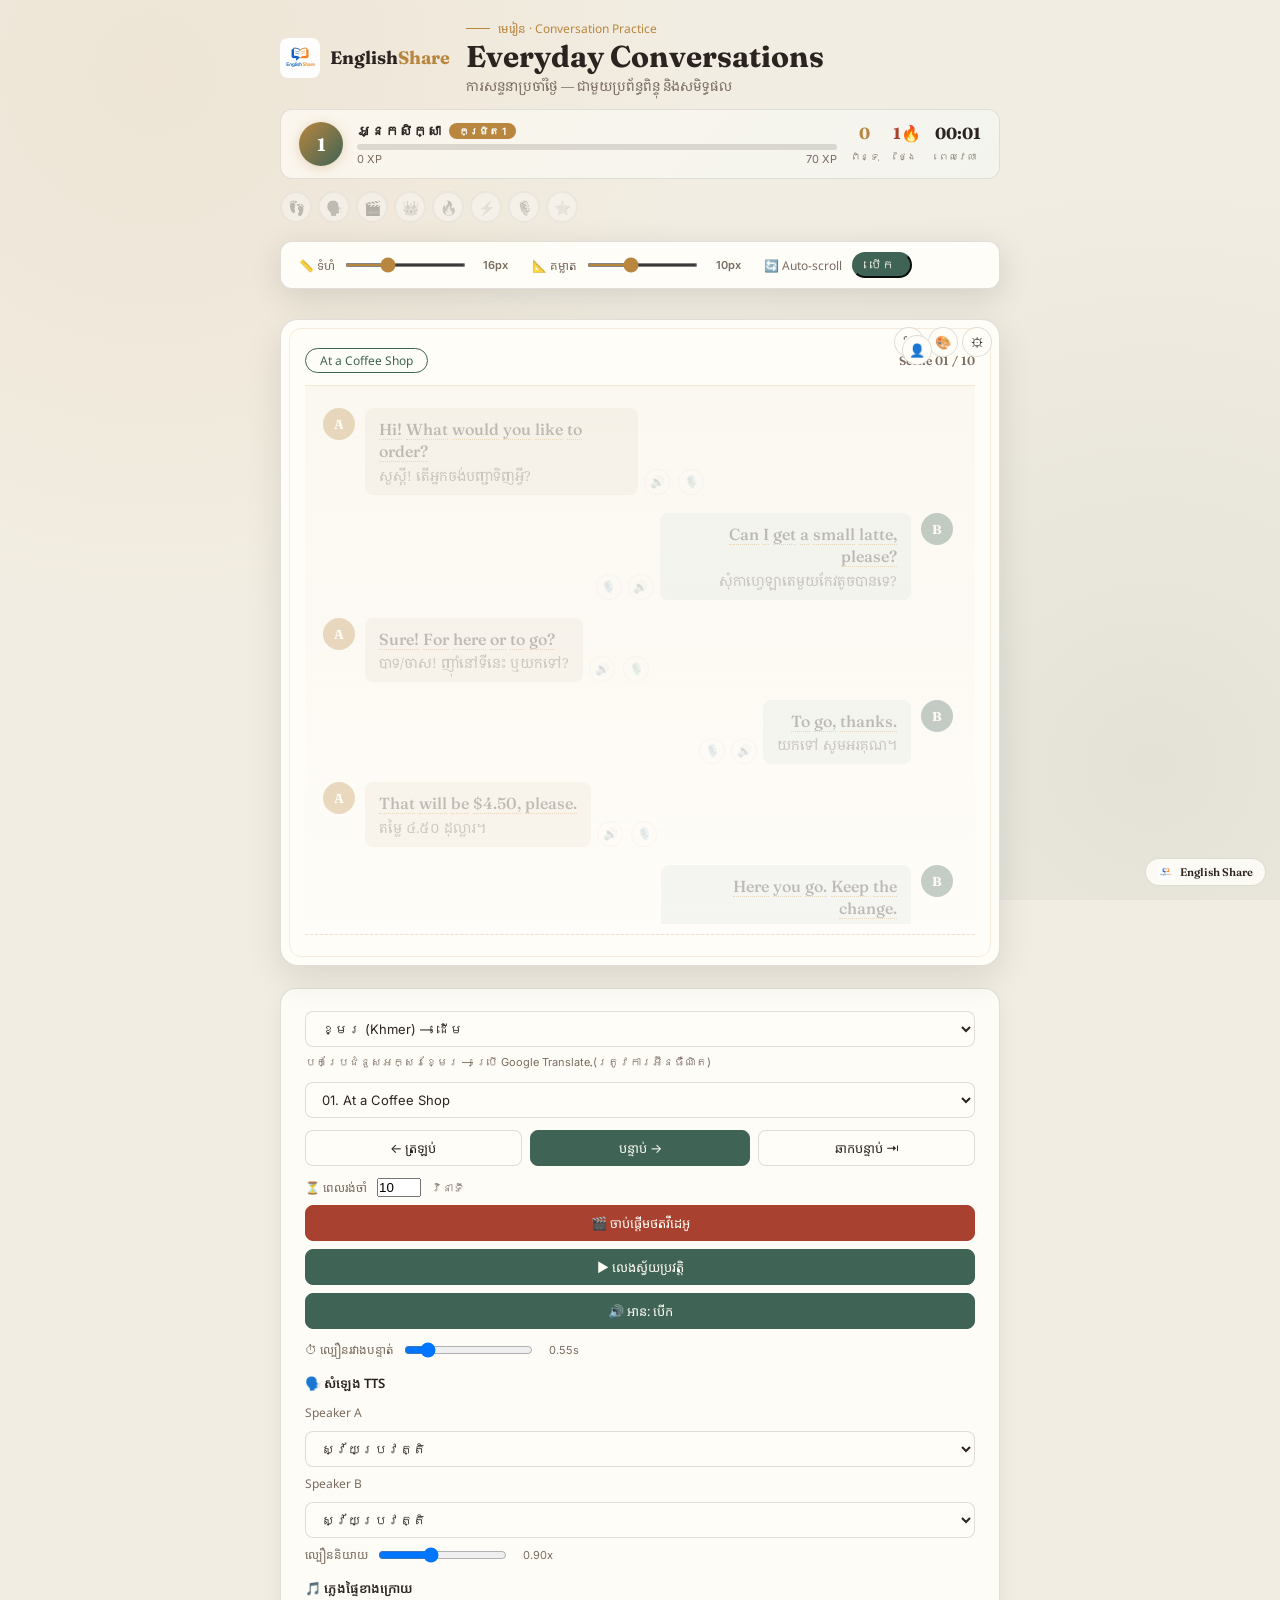
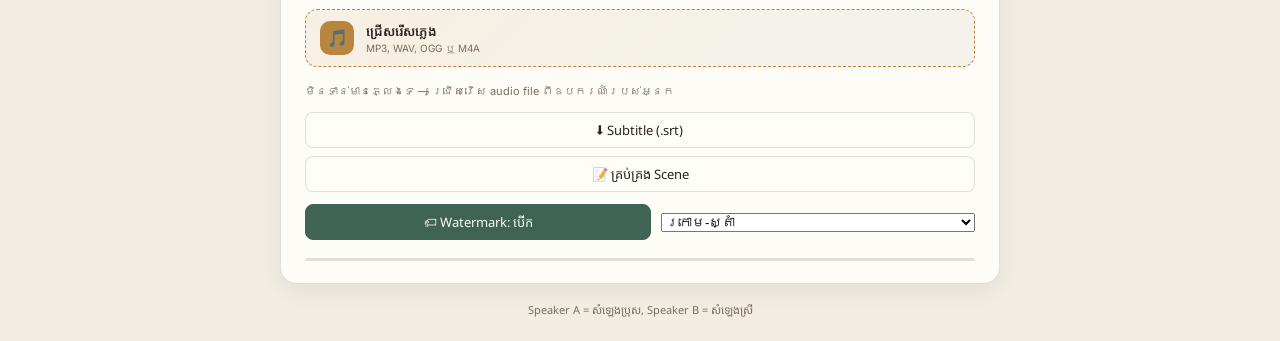
<file: index.html>
<!DOCTYPE html>
<html lang="km">
<head>
<meta charset="UTF-8">
<meta name="viewport" content="width=device-width, initial-scale=1.0">
<title>Everyday Conversations — English Lesson</title>

<!-- Google Fonts -->
<link rel="preconnect" href="https://fonts.googleapis.com">
<link href="https://fonts.googleapis.com/css2?family=Noto+Serif+Khmer:wght@400;600;700&family=Noto+Sans+Khmer:wght@400;500;600&family=Fraunces:opsz,wght@9..144,500;9..144,700&family=Inter:wght@400;500;600&display=swap" rel="stylesheet">

<!-- CSS -->
<link rel="stylesheet" href="css/style.css">
<link rel="stylesheet" href="css/components.css">
<link rel="stylesheet" href="css/animations.css">
</head>
<body>
<div class="app" id="appRoot">

  <!-- ============================================================ -->
  <!-- HEADER SECTION                                                -->
  <!-- ============================================================ -->
  <header class="app-header">
    <div class="brand">
      <div class="brand-mark">
        <img src="image/logo_ES.jpg" alt="English Share logo">
      </div>
      <div class="brand-name">English<span>Share</span></div>
    </div>
    <div class="header-meta">
      <span class="eyebrow">មេរៀន · Conversation Practice</span>
      <h1>Everyday Conversations</h1>
      <p class="subtitle">ការសន្ទនាប្រចាំថ្ងៃ — ជាមួយប្រព័ន្ធពិន្ទុ និងសមិទ្ធផល</p>
    </div>
  </header>

  <!-- ============================================================ -->
  <!-- GAMIFICATION SECTION                                          -->
  <!-- ============================================================ -->
  <section class="gamification-section" id="gamificationSection">
    <div class="gamification-header" id="gamificationHeader">
      <div class="g-left">
        <div class="g-level-badge" id="levelBadge">1</div>
        <div class="g-info">
          <div class="g-name">
            <span id="playerName">អ្នកសិក្សា</span>
            <span class="level-tag" id="levelTag">កម្រិត 1</span>
          </div>
          <div class="g-xp-bar">
            <div class="fill" id="xpBarFill" style="width:0%"></div>
          </div>
          <div class="g-xp-text">
            <span id="xpDisplay">0 XP</span>
            <span id="xpNext">0 XP</span>
          </div>
        </div>
      </div>
      <div class="g-right">
        <div class="g-stat">
          <span class="num points" id="pointsDisplay">0</span>
          <span class="label">ពិន្ទុ</span>
        </div>
        <div class="g-stat">
          <span class="num streak" id="streakDisplay">0🔥</span>
          <span class="label">ថ្ងៃ</span>
        </div>
        <div class="g-stat">
          <span class="num" id="sessionTime">00:00</span>
          <span class="label">ពេលវេលា</span>
        </div>
      </div>
    </div>

    <!-- Badge Collection -->
    <div class="badge-collection" id="badgeCollection"></div>
  </section>

  <!-- ============================================================ -->
  <!-- DISPLAY CONTROLS - OUTSIDE MAIN CARD                         -->
  <!-- ============================================================ -->
  <section class="display-controls-section" id="displayControlsSection">
    <div class="display-controls" id="displayControls">
      <div class="display-control">
        <label>📏 ទំហំ</label>
        <input type="range" id="fontSizeSlider" min="12" max="24" value="16">
        <span id="fontSizeLabel">16px</span>
      </div>
      <div class="display-control">
        <label>📐 គម្លាត</label>
        <input type="range" id="lineSpacingSlider" min="4" max="20" value="10">
        <span id="lineSpacingLabel">10px</span>
      </div>
      <div class="display-control">
        <label>🔄 Auto-scroll</label>
        <button class="toggle-btn active" id="autoScrollToggle">បើក</button>
      </div>
    </div>
  </section>

  <!-- ============================================================ -->
  <!-- MAIN CARD                                                     -->
  <!-- ============================================================ -->
  <main class="main-card" id="mainCard">
    <!-- Floating Controls -->
    <div class="floating-controls">
      <button class="ctrl-btn fs-btn" id="fsBtn" title="Fullscreen">⛶</button>
      <button class="ctrl-btn theme-btn" id="themeBtn" title="Customize">🎨</button>
      <button class="ctrl-btn hide-btn" id="hideSettingsBtn" title="Hide settings">⚙</button>
      <button class="ctrl-btn hide-header-btn" id="hideHeaderBtn" title="Hide header">👤</button>
    </div>

    <!-- ========================================================== -->
    <!-- CONVERSATION SECTION                                        -->
    <!-- ========================================================== -->
    <section class="conversation-section" id="conversationSection">
      <div class="conversation-header">
        <span class="topic-tag" id="topicTag">At a Coffee Shop</span>
        <span class="scene-num" id="sceneNum">Scene 01 / 10</span>
      </div>

      <!-- ========================================================== -->
      <!-- DIALOGUE                                                    -->
      <!-- ========================================================== -->
      <div class="dialogue-wrapper" id="dialogueWrapper">
        <div class="dialogue-container" id="dialogueContainer">
          <div class="dialogue" id="dialogue"></div>
        </div>
      </div>

      <!-- Overlays -->
      <div class="countdown-overlay" id="countdownOverlay">
        <div class="countdown-content">
          <p class="countdown-label" id="countdownLabel"></p>
          <div class="countdown-num" id="countdownNum">3</div>
        </div>
      </div>

      <div class="quiz-overlay" id="quizOverlay">
        <div class="quiz-box">
          <p class="quiz-title">🎯 តេស្តខ្លី</p>
          <p class="quiz-prompt" id="quizPrompt"></p>
          <div class="quiz-options" id="quizOptions"></div>
          <button class="btn btn-ghost" id="quizSkipBtn">រំលង →</button>
        </div>
      </div>
    </section>

    <!-- ========================================================== -->
    <!-- SETTINGS SECTION                                            -->
    <!-- ========================================================== -->
    <section class="settings-section" id="settingsSection">
      <!-- Translation -->
      <div class="settings-group">
        <div class="settings-row">
          <select id="translateLangSelect" class="select-full">
            <option value="km">ខ្មែរ (Khmer) — ដើម</option>
            <option value="en">English</option>
            <option value="fr">Français</option>
            <option value="es">Español</option>
            <option value="zh-CN">中文 (Chinese)</option>
            <option value="ja">日本語 (Japanese)</option>
            <option value="ko">한국어 (Korean)</option>
            <option value="th">ไทย (Thai)</option>
            <option value="vi">Tiếng Việt</option>
            <option value="hi">हिन्दी (Hindi)</option>
            <option value="ar">العربية (Arabic)</option>
            <option value="ru">Русский</option>
            <option value="de">Deutsch</option>
            <option value="pt">Português</option>
            <option value="id">Bahasa Indonesia</option>
          </select>
        </div>
        <p class="settings-hint">បកប្រែជំនួសអក្សរខ្មែរ — ប្រើ Google Translate (ត្រូវការអ៊ីនធឺណិត)</p>
      </div>

      <!-- Scene Selector -->
      <div class="settings-group">
        <select id="sceneSelect" class="select-full"></select>
      </div>

      <!-- Navigation -->
      <div class="settings-group">
        <div class="btn-group">
          <button class="btn btn-ghost" id="prevBtn">← ត្រឡប់</button>
          <button class="btn btn-primary" id="nextLineBtn">បន្ទាប់ →</button>
          <button class="btn btn-ghost" id="nextSceneBtn">ឆាកបន្ទាប់ ⇥</button>
        </div>
      </div>

      <!-- Recording -->
      <div class="settings-group">
        <div class="settings-row">
          <label class="settings-label">⏳ ពេលរង់ចាំ</label>
          <input type="number" id="preRollSeconds" min="0" max="60" value="10">
          <span class="settings-unit">វិនាទី</span>
        </div>
        <button class="btn btn-primary btn-full btn-record" id="recordBtn">🎬 ចាប់ផ្តើមថតវីដេអូ</button>
        <button class="btn btn-primary btn-full" id="autoPlayBtn">▶ លេងស្វ័យប្រវត្តិ</button>
        <button class="btn toggle-btn btn-full active" id="autoSpeakBtn">🔊 អាន: បើក</button>
      </div>

      <!-- Speed -->
      <div class="settings-group">
        <div class="settings-row">
          <label class="settings-label">⏱ ល្បឿនរវាងបន្ទាត់</label>
          <input type="range" id="lineDelay" min="0.2" max="3" step="0.1" value="0.55">
          <span class="settings-value" id="lineDelayLabel">0.55s</span>
        </div>
      </div>

      <!-- Voice Settings -->
      <div class="settings-group">
        <h4 class="settings-title">🗣️ សំឡេង TTS</h4>
        <div class="settings-row">
          <label class="settings-label">Speaker A</label>
          <select id="voiceSelectA" class="select-full"></select>
        </div>
        <div class="settings-row">
          <label class="settings-label">Speaker B</label>
          <select id="voiceSelectB" class="select-full"></select>
        </div>
        <div class="settings-row">
          <label class="settings-label">ល្បឿននិយាយ</label>
          <input type="range" id="ttsRate" min="0.5" max="1.5" step="0.05" value="0.9">
          <span class="settings-value" id="ttsRateLabel">0.90x</span>
        </div>
      </div>

      <!-- Theme -->
      <div class="settings-group theme-panel" id="themePanel">
        <h4 class="settings-title">🎨 ប្តូរពណ៌</h4>
        <button class="btn btn-ghost btn-full" id="darkModeBtn">🌙 Dark Mode</button>
        <div class="color-grid">
          <label class="color-item"><input type="color" id="colorGold" value="#b8863f"><span>មាស</span></label>
          <label class="color-item"><input type="color" id="colorJade" value="#3f6355"><span>បៃតង</span></label>
          <label class="color-item"><input type="color" id="colorLac" value="#a8412f"><span>ក្រហម</span></label>
          <label class="color-item"><input type="color" id="colorPaper" value="#f2ede2"><span>ផ្ទៃខាងក្រោយ</span></label>
          <label class="color-item"><input type="color" id="colorPanel" value="#fffdf8"><span>ផ្ទៃកាត</span></label>
          <label class="color-item"><input type="color" id="colorAbg" value="#e9e2d2"><span>ពពុះ A</span></label>
          <label class="color-item"><input type="color" id="colorBbg" value="#dfe8e2"><span>ពពុះ B</span></label>
        </div>
        <div class="settings-row">
          <label class="settings-label">🖼 រូបភាពផ្ទៃខាងក្រោយ</label>
          <input type="file" id="bgImageFile" accept="image/*">
        </div>
        <div class="settings-row" id="bgImageControls" style="display:none;">
          <button class="btn btn-ghost" id="removeBgImageBtn">✕ លុបរូបភាព</button>
        </div>
        <button class="btn btn-ghost btn-full" id="resetThemeBtn">↺ ត្រឡប់លំនាំដើម</button>
        <div class="btn-group">
          <button class="btn btn-ghost" id="exportSettingsBtn">⬇ Export</button>
          <button class="btn btn-ghost" id="importSettingsBtn">⬆ Import</button>
          <input type="file" id="importSettingsFile" accept="application/json" style="display:none;">
        </div>
      </div>

      <!-- Music -->
      <div class="settings-group">
        <h4 class="settings-title">🎵 ភ្លេងផ្ទៃខាងក្រោយ</h4>
        <div class="settings-row">
          <label class="file-dropzone" for="musicFile">
            <span class="file-dropzone-icon">🎵</span>
            <span><strong>ជ្រើសរើសភ្លេង</strong><small>MP3, WAV, OGG ឬ M4A</small></span>
            <input type="file" id="musicFile" accept="audio/*,.mp3,.wav,.ogg,.m4a,.aac">
          </label>
          <p class="music-hint" id="musicHint" role="status">មិនទាន់មានភ្លេងទេ — ជ្រើសរើស audio file ពីឧបករណ៍របស់អ្នក</p>
        </div>
        <div class="settings-row" id="musicControls" style="display:none;">
          <button class="btn btn-ghost" id="musicToggle">▶ ចាក់</button>
          <input type="range" id="musicVolume" min="0" max="1" step="0.01" value="0.15">
          <span class="settings-value" id="musicVolLabel">15%</span>
        </div>
      </div>

      <!-- Tools -->
      <div class="settings-group">
        <button class="btn btn-ghost btn-full" id="exportSrtBtn">⬇ Subtitle (.srt)</button>
        <button class="btn btn-ghost btn-full" id="sceneManagerBtn">📝 គ្រប់គ្រង Scene</button>
      </div>

      <!-- Scene Manager -->
      <div class="settings-group scene-panel" id="scenePanel">
        <h4 class="settings-title">📝 បន្ថែម Scene</h4>
        <div class="settings-row">
          <input type="text" id="newSceneTopic" placeholder="ប្រធានបទ" class="input-full">
        </div>
        <div id="newSceneLines"></div>
        <button class="btn btn-ghost btn-full" id="addLineRowBtn">+ បន្ថែមបន្ទាត់</button>
        <button class="btn btn-primary btn-full" id="saveSceneBtn">💾 រក្សាទុក</button>
        <h4 class="settings-title">📋 នាំចូល JSON</h4>
        <textarea id="jsonImportArea" rows="3" class="input-full"></textarea>
        <button class="btn btn-ghost btn-full" id="importJsonBtn">⬆ នាំចូល</button>
        <p class="settings-hint" id="sceneManagerHint"></p>
      </div>

      <!-- Watermark -->
      <div class="settings-group">
        <div class="settings-row">
          <button class="btn toggle-btn active" id="watermarkToggleBtn" style="flex:1;">🏷 Watermark: បើក</button>
          <select id="watermarkPosSelect" style="flex:1;">
            <option value="br">ក្រោម-ស្តាំ</option>
            <option value="bl">ក្រោម-ឆ្វេង</option>
            <option value="tr">លើ-ស្តាំ</option>
            <option value="tl">លើ-ឆ្វេង</option>
          </select>
        </div>
      </div>

      <!-- Progress -->
      <div class="progress"><div id="progressBar" style="width:0%"></div></div>
    </section>
  </main>

  <!-- ============================================================ -->
  <!-- FOOTER                                                        -->
  <!-- ============================================================ -->
  <footer class="app-footer">
    <span>Speaker A = សំឡេងប្រុស, Speaker B = សំឡេងស្រី</span>
  </footer>

  <!-- Watermark -->
  <div class="watermark" id="watermark">
    <img src="image/logo_ES.jpg" alt="">
    <span>English Share</span>
  </div>

  <!-- Word Popup -->
  <div class="word-popup" id="wordPopup"></div>

  <!-- Audio -->
  <audio id="bgMusic" loop></audio>
</div>

<!-- ============================================================ -->
<!-- JAVASCRIPT                                                    -->
<!-- ============================================================ -->
<script src="js/gamification.js"></script>
<script src="js/settings.js?v=lessons-v2"></script>
<script src="js/speech.js"></script>
<script src="js/ui.js"></script>
<script src="js/app.js?v=lessons-v2"></script>
<script>
  window.addEventListener('load', function () {
    if (typeof initDisplayControls === 'function') initDisplayControls();
    if (typeof refreshSceneSelect === 'function') refreshSceneSelect();
    if (typeof renderScene === 'function' && !document.querySelector('#dialogue .line')) renderScene();
  });
</script>
</body>
</html>
</file>
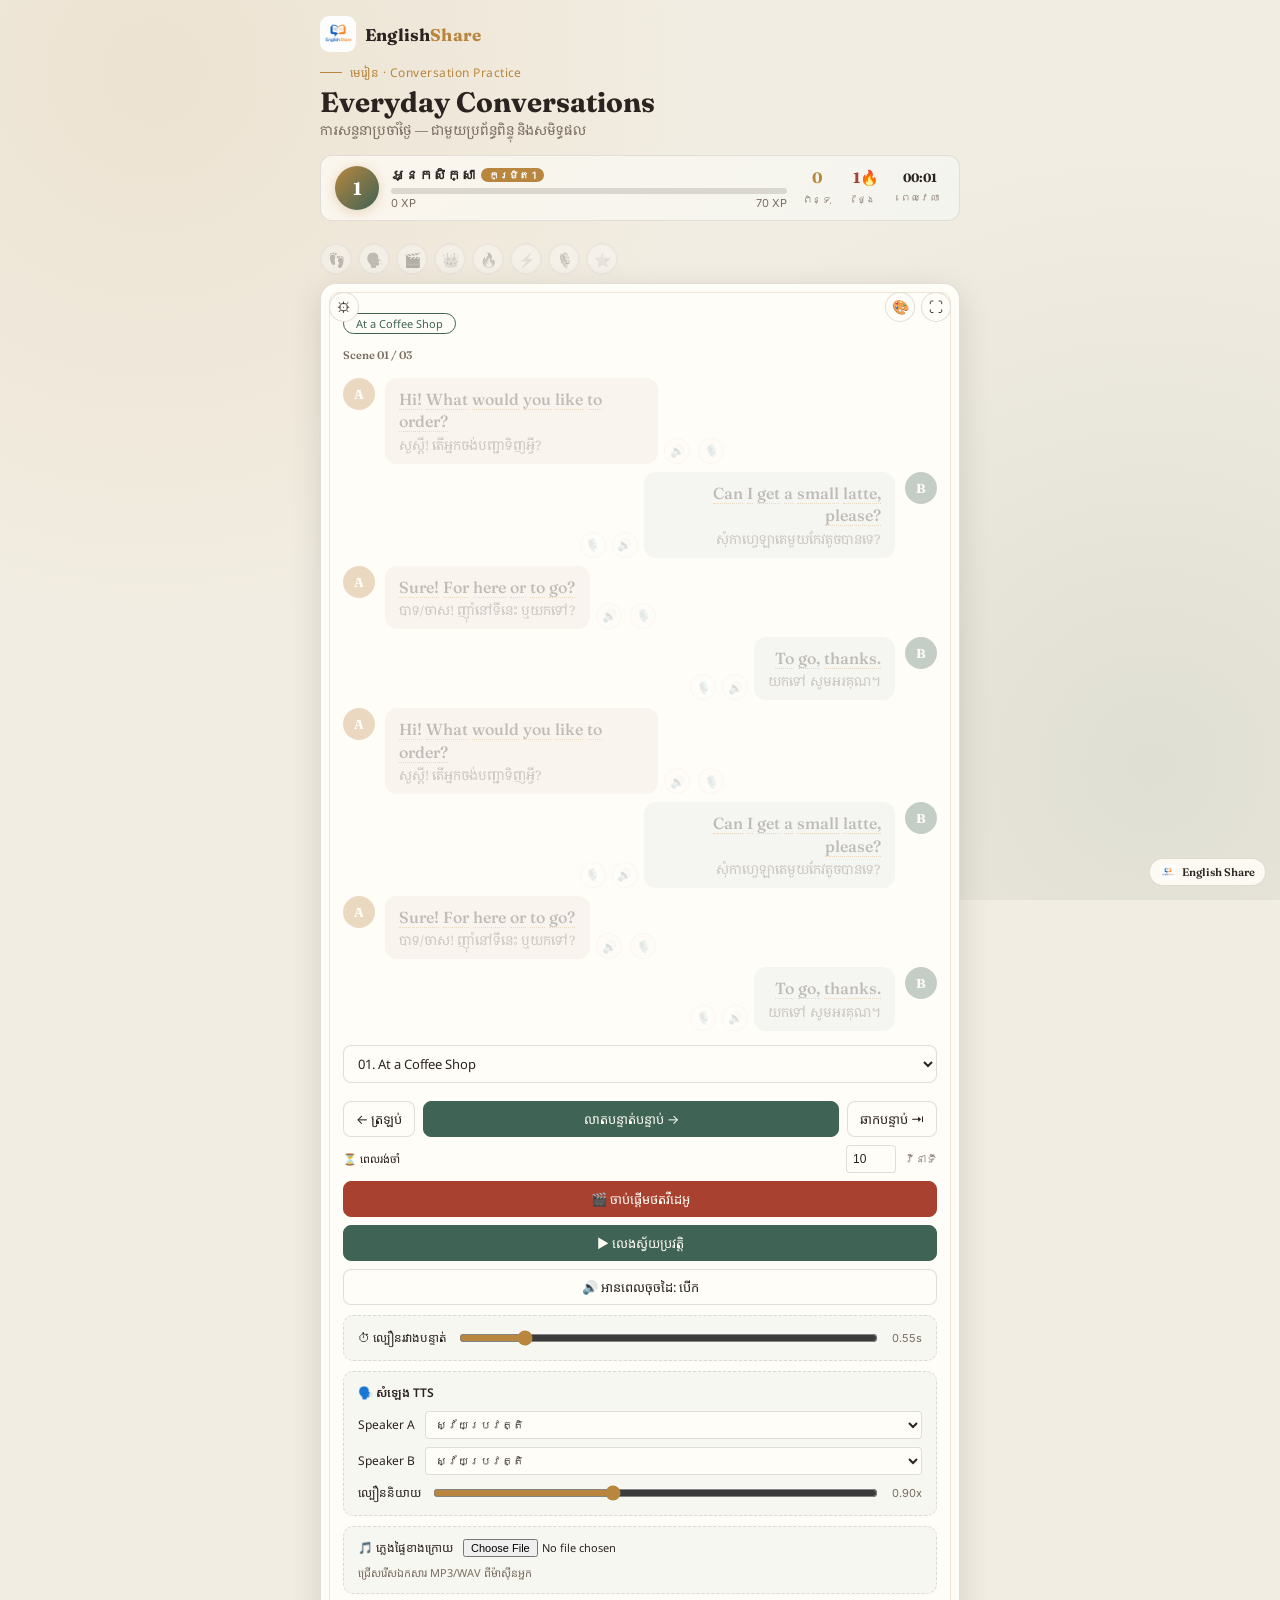
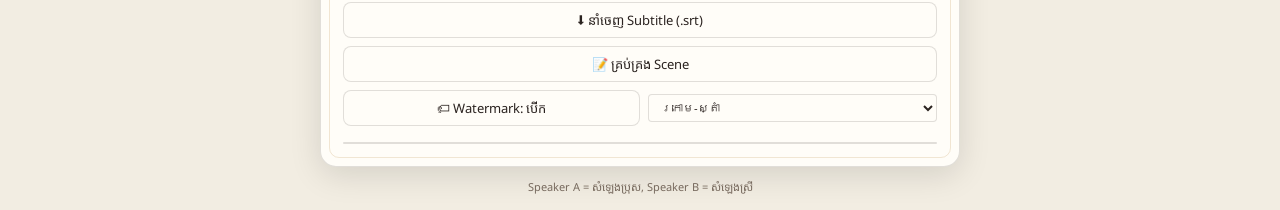
<file: backup.html>
<!DOCTYPE html>
<html lang="km">
<head>
<meta charset="UTF-8">
<meta name="viewport" content="width=device-width, initial-scale=1.0">
<title>Everyday Conversations — English Lesson</title>
<link rel="preconnect" href="https://fonts.googleapis.com">
<link href="https://fonts.googleapis.com/css2?family=Noto+Serif+Khmer:wght@400;600;700&family=Noto+Sans+Khmer:wght@400;500;600&family=Fraunces:opsz,wght@9..144,500;9..144,700&family=Inter:wght@400;500;600&display=swap" rel="stylesheet">
<style>
  /* ===== Core Variables & Reset ===== */
  :root{
    --ink:#2b2320;
    --paper:#f2ede2;
    --panel:#fffdf8;
    --gold:#b8863f;
    --lac:#a8412f;
    --jade:#3f6355;
    --line: rgba(43,35,32,0.14);
    --a-bg:#e9e2d2;
    --b-bg:#dfe8e2;
    --muted:#7a6c60;
    --xp-gold:#f5a623;
    --xp-bg:#2d2a24;
    --level-bg:#1a1a1a;
    --card-shadow:0 8px 32px rgba(0,0,0,0.12);
    --glow-gold:0 0 20px rgba(184,134,63,0.3);
  }
  *{box-sizing:border-box;}
  body{
    margin:0;
    background:var(--paper);
    background-image:
      radial-gradient(circle at 12% 8%, rgba(184,134,63,0.10), transparent 40%),
      radial-gradient(circle at 90% 85%, rgba(63,99,85,0.10), transparent 45%);
    background-size:cover;
    background-position:center;
    background-attachment:fixed;
    color:var(--ink);
    font-family:'Inter',sans-serif;
    min-height:100vh;
    display:flex;
    align-items:center;
    justify-content:center;
    padding:16px;
    transition:background-color .3s ease;
  }
  body.has-bg-image{
    background-image:
      linear-gradient(rgba(242,237,226,0.72), rgba(242,237,226,0.72)),
      var(--custom-bg-image);
  }
  .app{ width:100%; max-width:640px; }

  /* ===== Brand ===== */
  .brand{
    display:flex;
    align-items:center;
    gap:9px;
    margin-bottom:12px;
  }
  .brand-mark{
    flex:0 0 auto;
    width:36px; height:36px;
    border-radius:9px;
    background:linear-gradient(135deg, var(--gold), var(--jade));
    display:flex; align-items:center; justify-content:center;
    font-family:'Fraunces',serif;
    font-weight:700;
    font-size:15px;
    color:#fdfaf3;
    overflow:hidden;
  }
  .brand-mark img{
    width:100%; height:100%;
    object-fit:cover;
    display:block;
  }
  .brand-name{
    font-family:'Fraunces',serif;
    font-weight:700;
    font-size:17px;
    letter-spacing:.01em;
    color:var(--ink);
  }
  .brand-name span{ color:var(--gold); }
  .eyebrow{
    font-family:'Noto Sans Khmer',sans-serif;
    font-size:12px; letter-spacing:.04em; color:var(--gold);
    display:flex; align-items:center; gap:8px; margin-bottom:4px;
  }
  .eyebrow::before{ content:""; width:22px;height:1px;background:var(--gold); }
  h1{
    font-family:'Fraunces',serif;
    font-weight:700;
    font-size:clamp(20px,4.5vw,28px);
    margin:0 0 2px;
  }
  .subtitle{
    font-family:'Noto Serif Khmer',serif;
    font-size:13px;
    color:var(--muted);
    margin:0 0 16px;
  }

  /* ===== Gamification Header ===== */
  .gamification-header{
    display:flex;
    align-items:center;
    gap:10px;
    background:var(--panel);
    border:1px solid var(--line);
    border-radius:12px;
    padding:10px 14px;
    margin-bottom:14px;
    position:relative;
    overflow:hidden;
  }
  .gamification-header::before{
    content:'';
    position:absolute;
    inset:0;
    background:linear-gradient(135deg, rgba(184,134,63,0.06), rgba(63,99,85,0.06));
    pointer-events:none;
  }
  .g-left{
    display:flex;
    align-items:center;
    gap:12px;
    flex:1;
    position:relative;
    z-index:1;
  }
  .g-level-badge{
    width:44px; height:44px;
    border-radius:50%;
    background:linear-gradient(135deg, var(--gold), var(--jade));
    display:flex;
    align-items:center;
    justify-content:center;
    font-family:'Fraunces',serif;
    font-weight:700;
    font-size:18px;
    color:#fff;
    flex-shrink:0;
    box-shadow:0 2px 12px rgba(184,134,63,0.3);
  }
  .g-info{
    flex:1;
    min-width:0;
  }
  .g-name{
    font-family:'Fraunces',serif;
    font-weight:600;
    font-size:14px;
    display:flex;
    align-items:center;
    gap:6px;
  }
  .g-name .level-tag{
    font-size:10px;
    background:var(--gold);
    color:#fff;
    padding:1px 8px;
    border-radius:10px;
    font-family:'Inter',sans-serif;
    font-weight:600;
  }
  .g-xp-bar{
    height:6px;
    background:var(--line);
    border-radius:3px;
    margin-top:4px;
    overflow:hidden;
    position:relative;
  }
  .g-xp-bar .fill{
    height:100%;
    background:linear-gradient(90deg, var(--gold), var(--jade));
    border-radius:3px;
    transition:width .6s ease;
    width:0%;
  }
  .g-xp-text{
    font-size:11px;
    color:var(--muted);
    font-family:'Inter',sans-serif;
    display:flex;
    justify-content:space-between;
    margin-top:2px;
  }
  .g-right{
    display:flex;
    align-items:center;
    gap:10px;
    position:relative;
    z-index:1;
  }
  .g-stat{
    text-align:center;
    padding:0 6px;
  }
  .g-stat .num{
    font-family:'Fraunces',serif;
    font-weight:700;
    font-size:15px;
    display:block;
    line-height:1.2;
  }
  .g-stat .label{
    font-size:9px;
    text-transform:uppercase;
    letter-spacing:.05em;
    color:var(--muted);
  }
  .g-stat .num.streak{ color:var(--lac); }
  .g-stat .num.points{ color:var(--gold); }

  /* ===== Badge Collection ===== */
  .badge-collection{
    display:flex;
    gap:6px;
    flex-wrap:wrap;
    margin-top:8px;
    padding:8px 0;
  }
  .badge-item{
    width:32px; height:32px;
    border-radius:50%;
    display:flex;
    align-items:center;
    justify-content:center;
    font-size:14px;
    border:2px solid var(--line);
    background:var(--panel);
    transition:all .3s ease;
    position:relative;
    cursor:default;
  }
  .badge-item.unlocked{
    border-color:var(--gold);
    background:linear-gradient(135deg, rgba(184,134,63,0.15), rgba(63,99,85,0.15));
    box-shadow:var(--glow-gold);
  }
  .badge-item.locked{
    opacity:0.35;
    filter:grayscale(1);
  }
  .badge-item .badge-tooltip{
    position:absolute;
    bottom:calc(100% + 6px);
    left:50%;
    transform:translateX(-50%);
    background:var(--level-bg);
    color:#fff;
    padding:4px 10px;
    border-radius:6px;
    font-size:10px;
    white-space:nowrap;
    opacity:0;
    pointer-events:none;
    transition:opacity .2s ease;
  }
  .badge-item:hover .badge-tooltip{
    opacity:1;
  }

  /* ===== Card ===== */
  .card{
    background:var(--panel);
    border:1px solid var(--line);
    border-radius:16px;
    padding:28px 22px 22px;
    position:relative;
    box-shadow:var(--card-shadow);
  }
  .card::before{
    content:""; position:absolute; inset:8px;
    border:1px solid rgba(184,134,63,0.20);
    border-radius:10px; pointer-events:none;
  }
  .topic-tag{
    display:inline-block;
    font-family:'Noto Sans Khmer',sans-serif;
    font-size:11px;
    color:var(--jade);
    border:1px solid var(--jade);
    border-radius:20px;
    padding:2px 12px;
    margin-bottom:14px;
  }
  .scene-num{
    font-family:'Fraunces',serif;
    font-size:11px;
    color:var(--muted);
    font-weight:600;
    margin-bottom:12px;
  }
  .dialogue{
    display:flex;
    flex-direction:column;
    gap:8px;
    min-height:200px;
  }
  .line{
    display:flex;
    gap:10px;
    align-items:flex-start;
    opacity:0.3;
    transform:translateY(4px);
    transition:opacity .4s ease, transform .4s ease;
  }
  .line.active{ opacity:1; transform:translateY(0); }
  .line.speaker-b{ flex-direction:row-reverse; text-align:right; }
  .avatar{
    flex:0 0 auto;
    width:32px;height:32px;
    border-radius:50%;
    display:flex;align-items:center;justify-content:center;
    font-family:'Fraunces',serif;
    font-weight:700;
    font-size:13px;
    color:#fdfaf3;
    background:var(--gold);
  }
  .line.speaker-b .avatar{ background:var(--jade); }
  .line.is-speaking .avatar{
    position:relative;
  }
  .line.is-speaking .avatar::before{
    content:"";
    position:absolute;
    inset:-3px;
    border-radius:50%;
    background: conic-gradient(from 0deg, transparent 0deg, currentColor 65deg, transparent 130deg);
    -webkit-mask: radial-gradient(farthest-side, transparent calc(100% - 3px), #000 calc(100% - 3px));
            mask: radial-gradient(farthest-side, transparent calc(100% - 3px), #000 calc(100% - 3px));
    color: var(--gold);
    animation: run-ring 1s linear infinite;
    pointer-events:none;
  }
  .line.speaker-b.is-speaking .avatar::before{ color: var(--jade); }
  @keyframes run-ring{ to{ transform:rotate(360deg); } }
  .line.is-speaking .bubble{
    box-shadow: 0 0 0 1.5px var(--gold), 0 0 14px 1px rgba(184,134,63,0.3);
    animation: bubble-pulse 1.3s ease-in-out infinite;
  }
  .line.speaker-b.is-speaking .bubble{
    box-shadow: 0 0 0 1.5px var(--jade), 0 0 14px 1px rgba(63,99,85,0.3);
  }
  @keyframes bubble-pulse{
    0%,100%{ opacity:1; }
    50%{ opacity:0.75; }
  }
  .bubble{
    max-width:78%;
    border-radius:12px;
    padding:10px 14px;
    background:var(--a-bg);
  }
  .line.speaker-b .bubble{ background:var(--b-bg); }
  .bubble .en{
    font-family:'Fraunces',serif;
    font-weight:500;
    font-size:16px;
    line-height:1.4;
    margin:0 0 3px;
  }
  .bubble .km{
    font-family:'Noto Serif Khmer',serif;
    font-size:13px;
    color:#5a4f47;
    margin:0;
  }
  .bubble-row{
    display:flex;
    align-items:flex-end;
    gap:6px;
  }
  .line.speaker-b .bubble-row{ flex-direction:row-reverse; }
  .speak-btn{
    flex:0 0 auto;
    width:26px;height:26px;
    border-radius:50%;
    border:1px solid var(--line);
    background:var(--panel);
    font-size:12px;
    padding:0;
    display:flex;align-items:center;justify-content:center;
    cursor:pointer;
    opacity:0.6;
  }
  .speak-btn:hover{ border-color:var(--gold); opacity:1; }
  .speak-btn.speaking{ background:var(--lac); color:#fdfaf3; border-color:var(--lac); opacity:1; }

  /* ===== Controls ===== */
  .controls{
    display:flex; align-items:center; gap:8px;
    margin-top:18px;
    flex-wrap:wrap;
  }
  button{
    font-family:'Noto Sans Khmer','Inter',sans-serif;
    border:1px solid var(--line);
    background:var(--panel);
    color:var(--ink);
    border-radius:8px;
    padding:8px 14px;
    font-size:13px;
    cursor:pointer;
    transition:.15s ease;
  }
  button:hover{ border-color:var(--gold); transform:translateY(-1px); }
  button:active{ transform:translateY(1px); }
  button:focus-visible{ outline:2px solid var(--gold); outline-offset:2px; }
  .primary{
    background:var(--jade); color:#fdfaf3; border-color:var(--jade);
    flex:1;
  }
  .primary:hover{ background:#345347; }
  .ghost{ padding:8px 12px; }
  .progress{ height:2px; background:var(--line); border-radius:2px; margin-top:16px; overflow:hidden; }
  .progress > div{ height:100%; background:var(--gold); transition:width .4s ease; }

  /* ===== Settings Sections ===== */
  .settings-section{ margin-top:14px; }
  .speed-box, .music-box, .theme-panel, .scene-panel{
    margin-top:10px;
    padding:12px 14px;
    border:1px dashed var(--line);
    border-radius:10px;
    background:rgba(63,99,85,0.04);
  }
  .music-row{
    display:flex;
    align-items:center;
    gap:10px;
    flex-wrap:wrap;
  }
  .music-row + .music-row{ margin-top:8px; }
  .music-label{
    font-family:'Noto Sans Khmer',sans-serif;
    font-size:12px;
    color:var(--ink);
    flex:0 0 auto;
  }
  input[type="file"]{
    font-family:'Noto Sans Khmer','Inter',sans-serif;
    font-size:11px;
    max-width:100%;
  }
  input[type="range"]{
    flex:1;
    accent-color: var(--gold);
    min-width:60px;
  }
  .music-vol-label{
    font-family:'Inter',sans-serif;
    font-size:11px;
    color:var(--muted);
    width:32px;
    text-align:right;
  }
  .music-hint{
    font-family:'Noto Sans Khmer',sans-serif;
    font-size:11px;
    color:var(--muted);
    margin:8px 0 0;
    line-height:1.5;
  }
  .theme-title{
    font-family:'Noto Sans Khmer',sans-serif;
    font-size:12px;
    color:var(--ink);
    margin:0 0 10px;
    font-weight:600;
  }
  .swatch-grid{
    display:grid;
    grid-template-columns:1fr 1fr;
    gap:8px 12px;
  }
  .swatch-item{
    display:flex;
    align-items:center;
    gap:6px;
    cursor:pointer;
    font-size:11px;
  }
  .swatch-item input[type="color"]{
    width:26px; height:26px;
    border:1px solid var(--line);
    border-radius:6px;
    padding:0;
    cursor:pointer;
    background:none;
  }
  .line-row{
    display:flex;
    gap:6px;
    align-items:center;
    margin-top:6px;
  }
  .line-row select{
    flex:0 0 48px;
    padding:6px 4px;
    border:1px solid var(--line);
    border-radius:4px;
    font-size:12px;
    background:var(--panel);
    color:var(--ink);
  }
  .line-row input[type="text"]{
    flex:1; min-width:0;
    padding:6px 8px;
    border:1px solid var(--line);
    border-radius:4px;
    font-size:12px;
    font-family:'Inter',sans-serif;
    background:var(--panel);
    color:var(--ink);
  }
  .line-row .row-remove{ flex:0 0 auto; padding:4px 8px; font-size:11px; }
  #jsonImportArea{
    width:100%; margin-top:6px;
    font-family:monospace; font-size:11px;
    padding:8px; border:1px solid var(--line); border-radius:6px;
    resize:vertical; background:var(--panel); color:var(--ink);
    min-height:80px;
  }
  #newSceneTopic{
    flex:1; padding:6px 10px;
    border:1px solid var(--line); border-radius:4px;
    font-family:'Inter',sans-serif; font-size:12px;
    background:var(--panel);
    color:var(--ink);
  }
  #preRollSeconds{
    background:var(--panel);
    color:var(--ink);
    width:56px; padding:6px;
    border:1px solid var(--line); border-radius:4px;
    font-size:12px;
  }
  #sceneSelect{
    flex:1; padding:8px 10px;
    border:1px solid var(--line); border-radius:8px;
    font-family:'Noto Sans Khmer',sans-serif;
    font-size:13px;
    background:var(--panel);
    color:var(--ink);
  }

  /* ===== Overlays ===== */
  .countdown-overlay{
    position:absolute; inset:8px;
    background:rgba(253,250,243,0.97);
    border-radius:10px;
    display:none;
    align-items:center; justify-content:center;
    z-index:8;
  }
  .countdown-num{
    font-family:'Fraunces',serif;
    font-weight:700;
    font-size:64px;
    color:var(--jade);
  }
  .countdown-label{
    font-family:'Noto Sans Khmer',sans-serif;
    font-size:13px;
    color:var(--ink);
    margin:0 0 8px;
    max-width:280px;
  }
  .quiz-overlay{
    position:absolute; inset:8px;
    background:rgba(253,250,243,0.98);
    border-radius:10px;
    display:none;
    align-items:center; justify-content:center;
    z-index:9;
    padding:20px;
  }
  .quiz-overlay.show{ display:flex; }
  .quiz-box{ width:100%; max-width:400px; text-align:left; }
  .quiz-title{
    font-family:'Noto Sans Khmer',sans-serif;
    font-size:11px; color:var(--gold); letter-spacing:.03em;
    margin:0 0 8px; text-align:center;
  }
  .quiz-prompt{
    font-family:'Noto Serif Khmer',serif;
    font-size:15px; margin:0 0 14px; text-align:center;
  }
  .quiz-options{ display:flex; flex-direction:column; gap:6px; }
  .quiz-opt{
    font-family:'Fraunces',serif; font-size:14px;
    text-align:left; padding:8px 14px; border-radius:8px;
  }
  .quiz-opt.correct{ background:var(--jade); color:#fdfaf3; border-color:var(--jade); }
  .quiz-opt.wrong{ background:var(--lac); color:#fdfaf3; border-color:var(--lac); }

  /* ===== Floating elements ===== */
  .fs-btn, .theme-btn, .hide-btn{
    position:absolute;
    width:30px; height:30px;
    padding:0;
    border-radius:50%;
    font-size:14px;
    line-height:1;
    z-index:5;
  }
  .fs-btn{ top:8px; right:8px; }
  .theme-btn{ top:8px; right:44px; }
  .hide-btn{ top:8px; left:8px; }
  .hide-btn.active{ background:var(--jade); color:#fdfaf3; border-color:var(--jade); }
  .card.focus-mode{
    display:flex;
    flex-direction:column;
    justify-content:center;
    min-height:60vh;
  }
  .card.focus-mode .settings-section{ display:none; }
  .conversation-section{ width:100%; }

  /* ===== Watermark ===== */
  .watermark{
    position:fixed;
    bottom:14px; right:14px;
    display:flex; align-items:center; gap:6px;
    padding:5px 10px;
    background:rgba(255,253,248,0.88);
    border:1px solid var(--line);
    border-radius:20px;
    font-family:'Fraunces',serif;
    font-weight:600;
    font-size:11px;
    color:var(--ink);
    z-index:50;
    pointer-events:none;
  }
  .watermark img{
    width:16px; height:16px;
    border-radius:4px;
    object-fit:cover;
  }
  .watermark.hidden{ display:none; }

  /* ===== Word Popup ===== */
  .word{
    cursor:pointer;
    border-bottom:1px dotted var(--gold);
    transition:color .15s ease;
  }
  .word:hover{ color:var(--gold); }
  .word-popup{
    position:fixed;
    max-width:210px;
    background:#241f1a;
    color:#fdfaf3;
    padding:8px 12px;
    border-radius:8px;
    font-size:12px;
    line-height:1.5;
    z-index:30;
    display:none;
    box-shadow:0 8px 24px rgba(0,0,0,0.28);
  }
  .word-popup.show{ display:block; }
  .wp-word{ font-family:'Fraunces',serif; font-weight:700; font-size:13px; margin-bottom:2px; }
  .wp-phon{ font-family:'Inter',sans-serif; font-weight:400; opacity:0.7; font-size:10px; margin-left:4px; }
  .wp-pos{ font-style:italic; opacity:0.75; margin-bottom:2px; font-size:11px; }
  .wp-def{ opacity:0.95; font-size:11.5px; }

  /* ===== Mic ===== */
  .mic-btn{ margin-left:2px; }
  .mic-btn.recording{
    background:var(--lac); color:#fdfaf3; border-color:var(--lac);
    animation: pulse-rec 1s ease-in-out infinite;
  }
  @keyframes pulse-rec{ 0%,100%{ opacity:1; } 50%{ opacity:0.5; } }
  .mic-playback{
    margin-top:4px;
    display:flex;
    align-items:center;
    gap:6px;
    flex-wrap:wrap;
  }
  .mic-playback audio{ height:28px; max-width:150px; }
  .mic-playback .mp-btn{ padding:4px 8px; font-size:10px; }

  /* ===== Confetti ===== */
  .confetti-container{
    position:fixed;
    inset:0;
    pointer-events:none;
    z-index:100;
    overflow:hidden;
  }
  .confetti-piece{
    position:absolute;
    width:10px; height:10px;
    animation: confetti-fall linear forwards;
  }
  @keyframes confetti-fall{
    0%{ transform:translateY(-10px) rotate(0deg) scale(1); opacity:1; }
    100%{ transform:translateY(100vh) rotate(720deg) scale(0.3); opacity:0; }
  }

  /* ===== Mic playback ===== */
  .line.speaker-b .mic-playback{ justify-content:flex-end; }

  /* ===== Responsive ===== */
  @media (max-width:480px){
    .card{ padding:20px 14px 16px; }
    .gamification-header{ flex-wrap:wrap; padding:8px 12px; }
    .g-right{ width:100%; justify-content:space-around; padding-top:6px; border-top:1px solid var(--line); }
    .controls button{ font-size:12px; padding:6px 10px; }
    .swatch-grid{ grid-template-columns:1fr; }
    .g-level-badge{ width:36px; height:36px; font-size:15px; }
    .bubble .en{ font-size:14px; }
    .bubble .km{ font-size:12px; }
    .badge-item{ width:28px; height:28px; font-size:12px; }
  }
  @media (prefers-reduced-motion: reduce){
    .line, button, .progress > div, .g-xp-bar .fill{ transition:none; }
    .line.is-speaking .avatar::before{ animation:none; }
    .line.is-speaking .bubble{ animation:none; }
    .confetti-piece{ animation-duration:1s !important; }
  }
  #appRoot:fullscreen, #appRoot:-webkit-full-screen{
    background:var(--paper);
    width:100vw; height:100vh;
    display:flex; flex-direction:column; align-items:center; justify-content:center;
    padding:20px;
  }
  #appRoot:fullscreen > *, #appRoot:-webkit-full-screen > *{
    width:100%;
    max-width:600px;
  }

  /* ===== Gamification flash ===== */
  .xp-flash{
    position:fixed;
    top:50%; left:50%;
    transform:translate(-50%,-50%);
    font-family:'Fraunces',serif;
    font-weight:700;
    font-size:32px;
    color:var(--xp-gold);
    text-shadow:0 2px 20px rgba(245,166,35,0.5);
    pointer-events:none;
    z-index:60;
    animation: xp-pop 1s ease-out forwards;
  }
  @keyframes xp-pop{
    0%{ opacity:0; transform:translate(-50%,-50%) scale(0.5); }
    30%{ opacity:1; transform:translate(-50%,-50%) scale(1.2); }
    70%{ opacity:1; transform:translate(-50%,-50%) scale(1); }
    100%{ opacity:0; transform:translate(-50%,-70%) scale(1); }
  }
  .level-up-flash{
    position:fixed;
    top:50%; left:50%;
    transform:translate(-50%,-50%);
    font-family:'Fraunces',serif;
    font-weight:700;
    font-size:40px;
    color:var(--gold);
    text-shadow:0 0 40px rgba(184,134,63,0.6), 0 4px 20px rgba(0,0,0,0.2);
    pointer-events:none;
    z-index:61;
    animation: level-pop 1.8s ease-out forwards;
    text-align:center;
  }
  .level-up-flash .sub{
    font-size:18px;
    font-weight:400;
    display:block;
    color:#fff;
    text-shadow:0 2px 12px rgba(0,0,0,0.3);
  }
  @keyframes level-pop{
    0%{ opacity:0; transform:translate(-50%,-50%) scale(0.3) rotate(-10deg); }
    30%{ opacity:1; transform:translate(-50%,-50%) scale(1.3) rotate(2deg); }
    50%{ transform:translate(-50%,-50%) scale(0.95) rotate(-1deg); }
    70%{ transform:translate(-50%,-50%) scale(1.05) rotate(0); }
    100%{ opacity:0; transform:translate(-50%,-70%) scale(1); }
  }
  .badge-unlock-flash{
    position:fixed;
    top:50%; left:50%;
    transform:translate(-50%,-50%);
    font-family:'Fraunces',serif;
    font-weight:700;
    font-size:28px;
    color:#fff;
    background:linear-gradient(135deg, var(--gold), var(--jade));
    padding:20px 40px;
    border-radius:16px;
    box-shadow:0 8px 40px rgba(0,0,0,0.3);
    pointer-events:none;
    z-index:62;
    animation: badge-pop 2s ease-out forwards;
    text-align:center;
  }
  .badge-unlock-flash .sub{
    font-size:14px;
    font-weight:400;
    opacity:0.85;
    display:block;
    margin-top:4px;
  }
  @keyframes badge-pop{
    0%{ opacity:0; transform:translate(-50%,-50%) scale(0.5) rotate(-5deg); }
    20%{ opacity:1; transform:translate(-50%,-50%) scale(1.1); }
    40%{ transform:translate(-50%,-50%) scale(0.95); }
    60%{ transform:translate(-50%,-50%) scale(1.05); }
    80%{ opacity:1; transform:translate(-50%,-50%) scale(1); }
    100%{ opacity:0; transform:translate(-50%,-60%) scale(1); }
  }

  /* ===== Fullscreen adjustments ===== */
  .foot{
    margin-top:12px; font-size:11px; color:var(--muted);
    font-family:'Noto Sans Khmer',sans-serif; text-align:center;
  }
  #musicToggle.playing{ background:var(--jade); color:#fdfaf3; border-color:var(--jade); }
  .theme-panel, .scene-panel{ display:none; }
</style>
</head>
<body>
<div class="app" id="appRoot">
  <div class="brand">
    <div class="brand-mark"><img src="image/logo_ES.jpg" alt="English Share logo"></div>
    <div class="brand-name">English<span>Share</span></div>
  </div>
  <div class="eyebrow">មេរៀន · Conversation Practice</div>
  <h1>Everyday Conversations</h1>
  <p class="subtitle">ការសន្ទនាប្រចាំថ្ងៃ — ជាមួយប្រព័ន្ធពិន្ទុ និងសមិទ្ធផល</p>

  <!-- ===== GAMIFICATION HEADER ===== -->
  <div class="gamification-header" id="gamificationHeader">
    <div class="g-left">
      <div class="g-level-badge" id="levelBadge">1</div>
      <div class="g-info">
        <div class="g-name">
          <span id="playerName">អ្នកសិក្សា</span>
          <span class="level-tag" id="levelTag">កម្រិត 1</span>
        </div>
        <div class="g-xp-bar">
          <div class="fill" id="xpBarFill" style="width:0%"></div>
        </div>
        <div class="g-xp-text">
          <span id="xpDisplay">0 XP</span>
          <span id="xpNext">0 XP</span>
        </div>
      </div>
    </div>
    <div class="g-right">
      <div class="g-stat">
        <span class="num points" id="pointsDisplay">0</span>
        <span class="label">ពិន្ទុ</span>
      </div>
      <div class="g-stat">
        <span class="num streak" id="streakDisplay">0🔥</span>
        <span class="label">ថ្ងៃ</span>
      </div>
      <div class="g-stat">
        <span class="num" id="sessionTime" style="font-size:12px;">00:00</span>
        <span class="label">ពេលវេលា</span>
      </div>
    </div>
  </div>

  <!-- ===== BADGE COLLECTION ===== -->
  <div class="badge-collection" id="badgeCollection"></div>

  <!-- ===== MAIN CARD ===== -->
  <div class="card">
    <button class="fs-btn" id="fsBtn" title="Fullscreen">⛶</button>
    <button class="theme-btn" id="themeBtn" title="Customize colors">🎨</button>
    <button class="hide-btn" id="hideSettingsBtn" title="លាក់ការកំណត់">⚙</button>
    <div class="conversation-section" id="conversationSection">
      <div class="topic-tag" id="topicTag">At a Coffee Shop</div>
      <div class="scene-num" id="sceneNum">Scene 01 / 03</div>
      <div class="dialogue" id="dialogue"></div>
      <div class="countdown-overlay" id="countdownOverlay">
        <div style="text-align:center;">
          <p class="countdown-label" id="countdownLabel"></p>
          <div class="countdown-num" id="countdownNum">3</div>
        </div>
      </div>
      <div class="quiz-overlay" id="quizOverlay">
        <div class="quiz-box">
          <p class="quiz-title">🎯 តេស្តខ្លី — ជ្រើសរើសប្រយោគត្រូវ</p>
          <p class="quiz-prompt" id="quizPrompt"></p>
          <div class="quiz-options" id="quizOptions"></div>
          <button class="ghost" id="quizSkipBtn" style="margin-top:10px;">រំលង →</button>
        </div>
      </div>
    </div>

    <div class="settings-section" id="settingsSection">
      <div class="controls" style="margin-bottom:2px;">
        <select id="sceneSelect" style="flex:1; padding:8px 10px; border:1px solid var(--line); border-radius:8px; font-family:'Noto Sans Khmer',sans-serif; font-size:13px; background:var(--panel); color:var(--ink);"></select>
      </div>
      <div class="controls">
        <button class="ghost" id="prevBtn">← ត្រឡប់</button>
        <button class="primary" id="nextLineBtn">លាតបន្ទាត់បន្ទាប់ →</button>
        <button class="ghost" id="nextSceneBtn">ឆាកបន្ទាប់ ⇥</button>
      </div>
      <div class="controls" style="margin-top:8px;">
        <label class="music-label" for="preRollSeconds" style="flex:1; font-size:11px;">⏳ ពេលរង់ចាំ</label>
        <input type="number" id="preRollSeconds" min="0" max="60" value="10" style="width:50px; padding:6px; border:1px solid var(--line); border-radius:4px; font-size:12px;">
        <span style="font-size:11px; color:var(--muted);">វិនាទី</span>
      </div>
      <div class="controls" style="margin-top:8px;">
        <button class="primary" id="recordBtn" style="width:100%; background:var(--lac); border-color:var(--lac);">🎬 ចាប់ផ្តើមថតវីដេអូ</button>
      </div>
      <div class="controls" style="margin-top:8px;">
        <button class="primary" id="autoPlayBtn" style="width:100%;">▶ លេងស្វ័យប្រវត្តិ</button>
      </div>
      <div class="controls" style="margin-top:8px;">
        <button class="ghost" id="autoSpeakBtn" style="width:100%;">🔊 អានពេលចុចដៃ: បើក</button>
      </div>

      <div class="speed-box">
        <div class="music-row">
          <label class="music-label" for="lineDelay">⏱ ល្បឿនរវាងបន្ទាត់</label>
          <input type="range" id="lineDelay" min="0.2" max="3" step="0.1" value="0.55">
          <span class="music-vol-label" id="lineDelayLabel">0.55s</span>
        </div>
      </div>

      <div class="speed-box">
        <p class="theme-title">🗣️ សំឡេង TTS</p>
        <div class="music-row">
          <label class="music-label" for="voiceSelectA">Speaker A</label>
          <select id="voiceSelectA" style="flex:1; padding:6px; border:1px solid var(--line); border-radius:4px; background:var(--panel); color:var(--ink); font-size:11px;"></select>
        </div>
        <div class="music-row">
          <label class="music-label" for="voiceSelectB">Speaker B</label>
          <select id="voiceSelectB" style="flex:1; padding:6px; border:1px solid var(--line); border-radius:4px; background:var(--panel); color:var(--ink); font-size:11px;"></select>
        </div>
        <div class="music-row" style="margin-top:8px;">
          <label class="music-label" for="ttsRate">ល្បឿននិយាយ</label>
          <input type="range" id="ttsRate" min="0.5" max="1.5" step="0.05" value="0.9">
          <span class="music-vol-label" id="ttsRateLabel">0.90x</span>
        </div>
      </div>

      <div class="theme-panel" id="themePanel">
        <p class="theme-title">🎨 ប្តូរពណ៌</p>
        <div class="controls" style="margin-bottom:10px;">
          <button class="ghost" id="darkModeBtn" style="width:100%;">🌙 Dark Mode</button>
        </div>
        <div class="swatch-grid">
          <label class="swatch-item"><input type="color" id="colorGold" value="#b8863f"><span>ពណ៌មាស</span></label>
          <label class="swatch-item"><input type="color" id="colorJade" value="#3f6355"><span>ពណ៌បៃតង</span></label>
          <label class="swatch-item"><input type="color" id="colorLac" value="#a8412f"><span>ពណ៌ក្រហម</span></label>
          <label class="swatch-item"><input type="color" id="colorPaper" value="#f2ede2"><span>ផ្ទៃខាងក្រោយ</span></label>
          <label class="swatch-item"><input type="color" id="colorPanel" value="#fffdf8"><span>ផ្ទៃកាត</span></label>
          <label class="swatch-item"><input type="color" id="colorAbg" value="#e9e2d2"><span>ពពុះ A</span></label>
          <label class="swatch-item"><input type="color" id="colorBbg" value="#dfe8e2"><span>ពពុះ B</span></label>
        </div>
        <div class="music-row" style="margin-top:10px;">
          <label class="music-label" for="bgImageFile">🖼 រូបភាពផ្ទៃខាងក្រោយ</label>
          <input type="file" id="bgImageFile" accept="image/*">
        </div>
        <div class="music-row" id="bgImageControls" style="display:none; margin-top:6px;">
          <button class="ghost" id="removeBgImageBtn">✕ លុបរូបភាព</button>
        </div>
        <div class="controls" style="margin-top:10px;">
          <button class="ghost" id="resetThemeBtn" style="width:100%;">↺ ត្រឡប់លំនាំដើម</button>
        </div>
        <div class="controls" style="margin-top:8px;">
          <button class="ghost" id="exportSettingsBtn" style="flex:1;">⬇ Export</button>
          <button class="ghost" id="importSettingsBtn" style="flex:1;">⬆ Import</button>
          <input type="file" id="importSettingsFile" accept="application/json" style="display:none;">
        </div>
      </div>

      <div class="music-box">
        <div class="music-row">
          <label class="music-label" for="musicFile">🎵 ភ្លេងផ្ទៃខាងក្រោយ</label>
          <input type="file" id="musicFile" accept="audio/*">
        </div>
        <div class="music-row" id="musicControls" style="display:none;">
          <button class="ghost" id="musicToggle">▶ ចាក់ភ្លេង</button>
          <input type="range" id="musicVolume" min="0" max="1" step="0.01" value="0.15">
          <span class="music-vol-label" id="musicVolLabel">15%</span>
        </div>
        <p class="music-hint" id="musicHint">ជ្រើសរើសឯកសារ MP3/WAV ពីម៉ាស៊ីនអ្នក</p>
      </div>

      <div class="controls" style="margin-top:8px;">
        <button class="ghost" id="exportSrtBtn" style="width:100%;">⬇ នាំចេញ Subtitle (.srt)</button>
      </div>

      <div class="controls" style="margin-top:8px;">
        <button class="ghost" id="sceneManagerBtn" style="width:100%;">📝 គ្រប់គ្រង Scene</button>
      </div>
      <div class="scene-panel" id="scenePanel">
        <p class="theme-title">📝 បន្ថែម Scene ថ្មី</p>
        <div class="music-row">
          <label class="music-label" for="newSceneTopic">ប្រធានបទ</label>
          <input type="text" id="newSceneTopic" placeholder="e.g. At the Market">
        </div>
        <div id="newSceneLines"></div>
        <div class="controls" style="margin-top:8px;">
          <button class="ghost" id="addLineRowBtn" style="width:100%;">+ បន្ថែមបន្ទាត់</button>
        </div>
        <div class="controls" style="margin-top:8px;">
          <button class="primary" id="saveSceneBtn" style="width:100%;">💾 រក្សាទុក Scene</button>
        </div>
        <p class="theme-title" style="margin-top:14px;">📋 នាំចូលជា JSON</p>
        <textarea id="jsonImportArea" rows="4" placeholder='[{"topic":"At the Market","lines":[{"speaker":"A","en":"How much?","km":"ថ្លៃប៉ុន្មាន?"}]}]'></textarea>
        <div class="controls" style="margin-top:8px;">
          <button class="ghost" id="importJsonBtn" style="width:100%;">⬆ នាំចូល JSON</button>
        </div>
        <p class="music-hint" id="sceneManagerHint"></p>
      </div>

      <div class="controls" style="margin-top:8px;">
        <button class="ghost" id="watermarkToggleBtn" style="flex:1;">🏷 Watermark: បើក</button>
        <select id="watermarkPosSelect" style="flex:1; padding:6px 8px; border:1px solid var(--line); border-radius:4px; font-size:11px; background:var(--panel); color:var(--ink);">
          <option value="br">ក្រោម-ស្តាំ</option>
          <option value="bl">ក្រោម-ឆ្វេង</option>
          <option value="tr">លើ-ស្តាំ</option>
          <option value="tl">លើ-ឆ្វេង</option>
        </select>
      </div>

      <audio id="bgMusic" loop></audio>
      <div class="progress"><div id="progressBar" style="width:0%"></div></div>
    </div>
  </div>

  <div class="foot">Speaker A = សំឡេងប្រុស, Speaker B = សំឡេងស្រី</div>
  <div class="watermark" id="watermark">
    <img src="image/logo_ES.jpg" alt="">
    <span>English Share</span>
  </div>
</div>
<div class="word-popup" id="wordPopup"></div>

<script>
(function() {
  'use strict';

  // ============================================================
  //  GAMIFICATION SYSTEM
  // ============================================================
  const GAME = {
    points: 0,
    xp: 0,
    level: 1,
    streak: 0,
    lastSessionDate: null,
    sessionSeconds: 0,
    sessionTimer: null,
    badges: [],
    totalLinesRevealed: 0,
    totalScenesCompleted: 0,
    totalQuizzesCorrect: 0,
    totalSpeaks: 0,
    totalMics: 0,
  };

  const BADGES = [
    { id: 'first_step', icon: '👣', name: 'ជំហានដំបូង', desc: 'បើកបន្ទាត់ដំបូង', check: () => GAME.totalLinesRevealed >= 1 },
    { id: 'talker', icon: '🗣️', name: 'អ្នកនិយាយ', desc: 'ចុចអាន 10 ដង', check: () => GAME.totalSpeaks >= 10 },
    { id: 'scene_master', icon: '🎬', name: 'ម្ចាស់ឆាក', desc: 'បញ្ចប់ 5 Scene', check: () => GAME.totalScenesCompleted >= 5 },
    { id: 'quiz_king', icon: '👑', name: 'ស្តេចតេស្ត', desc: 'ឆ្លើយតេស្តត្រូវ 5 ដង', check: () => GAME.totalQuizzesCorrect >= 5 },
    { id: 'streak_3', icon: '🔥', name: 'ភ្លើងឆេះ', desc: 'Streak 3 ថ្ងៃ', check: () => GAME.streak >= 3 },
    { id: 'streak_7', icon: '⚡', name: 'ផ្លេកបន្ទោរ', desc: 'Streak 7 ថ្ងៃ', check: () => GAME.streak >= 7 },
    { id: 'mic_user', icon: '🎙️', name: 'អ្នកថតសំឡេង', desc: 'ប្រើមីក្រូ 5 ដង', check: () => GAME.totalMics >= 5 },
    { id: 'level_5', icon: '⭐', name: 'កម្រិត 5', desc: 'ឈានដល់កម្រិត 5', check: () => GAME.level >= 5 },
  ];

  // XP required per level: exponential curve
  function xpForLevel(level) {
    return Math.floor(50 * Math.pow(1.4, level - 1));
  }

  function getLevelXp() {
    return xpForLevel(GAME.level);
  }

  function getNextLevelXp() {
    return xpForLevel(GAME.level + 1);
  }

  function getLevelProgress() {
    const current = getLevelXp();
    const next = getNextLevelXp();
    const xpInLevel = GAME.xp - current;
    return Math.min(1, Math.max(0, xpInLevel / (next - current)));
  }

  // ============================================================
  //  GAMIFICATION UI UPDATES
  // ============================================================
  function updateGamificationUI() {
    const progress = getLevelProgress();
    document.getElementById('levelBadge').textContent = GAME.level;
    document.getElementById('levelTag').textContent = `កម្រិត ${GAME.level}`;
    document.getElementById('xpBarFill').style.width = (progress * 100) + '%';
    document.getElementById('xpDisplay').textContent = GAME.xp + ' XP';
    document.getElementById('xpNext').textContent = getNextLevelXp() + ' XP';
    document.getElementById('pointsDisplay').textContent = GAME.points;
    document.getElementById('streakDisplay').textContent = GAME.streak + '🔥';
    renderBadges();
    saveGameState();
  }

  function renderBadges() {
    const container = document.getElementById('badgeCollection');
    container.innerHTML = BADGES.map(b => {
      const unlocked = GAME.badges.includes(b.id);
      return `
        <div class="badge-item ${unlocked ? 'unlocked' : 'locked'}" title="${b.name}: ${b.desc}">
          ${b.icon}
          <span class="badge-tooltip">${b.name}${unlocked ? ' ✅' : ' 🔒'}</span>
        </div>
      `;
    }).join('');
  }

  // ============================================================
  //  GAMIFICATION ACTIONS
  // ============================================================
  function addXP(amount) {
    GAME.xp += amount;
    GAME.points += Math.floor(amount / 2);
    let leveledUp = false;
    while (GAME.xp >= getNextLevelXp()) {
      GAME.level++;
      leveledUp = true;
      // Bonus points on level up
      GAME.points += GAME.level * 10;
      showLevelUp(GAME.level);
      spawnConfetti(40);
    }
    updateGamificationUI();
    if (leveledUp) {
      checkBadges();
    }
    // Show XP popup for small gains
    if (amount > 0 && !leveledUp) {
      showXPPopup(amount);
    }
  }

  function addPoints(amount) {
    GAME.points += amount;
    updateGamificationUI();
  }

  function showXPPopup(amount) {
    const el = document.createElement('div');
    el.className = 'xp-flash';
    el.textContent = `+${amount} XP`;
    document.body.appendChild(el);
    setTimeout(() => el.remove(), 1000);
  }

  function showLevelUp(level) {
    const el = document.createElement('div');
    el.className = 'level-up-flash';
    el.innerHTML = `🎉 កម្រិត ${level}!<span class="sub">+${level * 10} ពិន្ទុបន្ថែម</span>`;
    document.body.appendChild(el);
    setTimeout(() => el.remove(), 2000);
    spawnConfetti(60);
  }

  function showBadgeUnlock(badge) {
    const el = document.createElement('div');
    el.className = 'badge-unlock-flash';
    el.innerHTML = `🏅 ${badge.icon} ${badge.name}<span class="sub">${badge.desc}</span>`;
    document.body.appendChild(el);
    setTimeout(() => el.remove(), 2200);
    spawnConfetti(50);
  }

  function spawnConfetti(count) {
    const container = document.createElement('div');
    container.className = 'confetti-container';
    document.body.appendChild(container);
    const colors = ['#b8863f', '#3f6355', '#a8412f', '#f5a623', '#e74c3c', '#3498db', '#2ecc71', '#f1c40f'];
    for (let i = 0; i < count; i++) {
      const piece = document.createElement('div');
      piece.className = 'confetti-piece';
      const size = 6 + Math.random() * 8;
      piece.style.width = size + 'px';
      piece.style.height = size + 'px';
      piece.style.background = colors[Math.floor(Math.random() * colors.length)];
      piece.style.left = Math.random() * 100 + '%';
      piece.style.top = '-10px';
      piece.style.borderRadius = Math.random() > 0.5 ? '50%' : '2px';
      piece.style.animationDuration = (1.5 + Math.random() * 2) + 's';
      piece.style.animationDelay = Math.random() * 0.5 + 's';
      container.appendChild(piece);
    }
    setTimeout(() => container.remove(), 3000);
  }

  // ============================================================
  //  BADGE CHECKING
  // ============================================================
  function checkBadges() {
    let unlocked = false;
    BADGES.forEach(b => {
      if (!GAME.badges.includes(b.id) && b.check()) {
        GAME.badges.push(b.id);
        unlocked = true;
        showBadgeUnlock(b);
        addPoints(15);
      }
    });
    if (unlocked) updateGamificationUI();
    return unlocked;
  }

  // ============================================================
  //  STREAK TRACKING
  // ============================================================
  function updateStreak() {
    const today = new Date().toDateString();
    if (GAME.lastSessionDate !== today) {
      const yesterday = new Date();
      yesterday.setDate(yesterday.getDate() - 1);
      const yesterdayStr = yesterday.toDateString();
      if (GAME.lastSessionDate === yesterdayStr) {
        GAME.streak++;
      } else if (GAME.lastSessionDate !== today) {
        GAME.streak = 1;
      }
      GAME.lastSessionDate = today;
      updateGamificationUI();
      checkBadges();
    }
  }

  // ============================================================
  //  SESSION TIMER
  // ============================================================
  function startSessionTimer() {
    if (GAME.sessionTimer) return;
    GAME.sessionTimer = setInterval(() => {
      GAME.sessionSeconds++;
      const mins = String(Math.floor(GAME.sessionSeconds / 60)).padStart(2, '0');
      const secs = String(GAME.sessionSeconds % 60).padStart(2, '0');
      document.getElementById('sessionTime').textContent = `${mins}:${secs}`;
      // Bonus XP every 5 minutes
      if (GAME.sessionSeconds % 300 === 0) {
        addXP(5);
      }
    }, 1000);
  }

  // ============================================================
  //  SAVE / LOAD GAME STATE (localStorage)
  // ============================================================
  function saveGameState() {
    try {
      const state = {
        points: GAME.points,
        xp: GAME.xp,
        level: GAME.level,
        streak: GAME.streak,
        lastSessionDate: GAME.lastSessionDate,
        sessionSeconds: GAME.sessionSeconds,
        badges: GAME.badges,
        totalLinesRevealed: GAME.totalLinesRevealed,
        totalScenesCompleted: GAME.totalScenesCompleted,
        totalQuizzesCorrect: GAME.totalQuizzesCorrect,
        totalSpeaks: GAME.totalSpeaks,
        totalMics: GAME.totalMics,
      };
      localStorage.setItem('english_share_game', JSON.stringify(state));
    } catch (e) { /* ignore */ }
  }

  function loadGameState() {
    try {
      const raw = localStorage.getItem('english_share_game');
      if (!raw) return;
      const state = JSON.parse(raw);
      Object.assign(GAME, state);
    } catch (e) { /* ignore */ }
  }

  // ============================================================
  //  CONVERSATION DATA
  // ============================================================
  const scenes = [
    {
      topic: "At a Coffee Shop",
      lines: [
        { speaker: "A", en: "Hi! What would you like to order?", km: "សួស្តី! តើអ្នកចង់បញ្ជាទិញអ្វី?" },
        { speaker: "B", en: "Can I get a small latte, please?", km: "សុំកាហ្វេឡាតេមួយកែវតូចបានទេ?" },
        { speaker: "A", en: "Sure! For here or to go?", km: "បាទ/ចាស! ញ៉ាំនៅទីនេះ ឬយកទៅ?" },
        { speaker: "B", en: "To go, thanks.", km: "យកទៅ សូមអរគុណ។" },
        { speaker: "A", en: "Hi! What would you like to order?", km: "សួស្តី! តើអ្នកចង់បញ្ជាទិញអ្វី?" },
        { speaker: "B", en: "Can I get a small latte, please?", km: "សុំកាហ្វេឡាតេមួយកែវតូចបានទេ?" },
        { speaker: "A", en: "Sure! For here or to go?", km: "បាទ/ចាស! ញ៉ាំនៅទីនេះ ឬយកទៅ?" },
        { speaker: "B", en: "To go, thanks.", km: "យកទៅ សូមអរគុណ។" },
      ]
    },
    {
      topic: "Asking for Directions",
      lines: [
        { speaker: "A", en: "Excuse me, how do I get to the station?", km: "សុំទោស តើទៅស្ថានីយ៍ធ្វើដូចម្តេច?" },
        { speaker: "B", en: "Go straight, then turn left.", km: "ដើរត្រង់ទៅ រួចបត់ឆ្វេង។" },
        { speaker: "A", en: "Is it far from here?", km: "តើវាឆ្ងាយពីទីនេះទេ?" },
        { speaker: "B", en: "No, just five minutes on foot.", km: "ទេ ដើរតែប្រាំនាទីប៉ុណ្ណោះ។" },
      ]
    },
    {
      topic: "First Day at Work",
      lines: [
        { speaker: "A", en: "Welcome to the team! I'm Sarah.", km: "ស្វាគមន៍ចូលក្រុម! ខ្ញុំឈ្មោះ Sarah។" },
        { speaker: "B", en: "Nice to meet you. I'm a bit nervous.", km: "រីករាយដែលបានស្គាល់អ្នក។ ខ្ញុំមានអារម្មណ៍ភ័យបន្តិច។" },
        { speaker: "A", en: "Don't worry, everyone is friendly here.", km: "កុំបារម្ភ អ្នកគ្រប់គ្នានៅទីនេះមានភាពរាក់ទាក់។" },
        { speaker: "B", en: "That's good to hear.", km: "ល្អណាស់ដែលបានឮដូច្នេះ។" },
      ]
    }
  ];

  // ============================================================
  //  CORE APP STATE
  // ============================================================
  let sceneIdx = 0;
  let lineIdx = -1;
  let autoSpeak = true;
  let autoPlaying = false;
  let voices = [];
  let manualVoiceA = null;
  let manualVoiceB = null;
  let ttsRate = 0.9;
  let darkMode = false;
  let watermarkOn = true;
  let bgImageUrl = null;
  let activeRecorder = null;
  let activeMicBtn = null;
  let micAutoStopTimer = null;
  let fadeInterval = null;
  let pendingAfterQuiz = null;
  let settingsHidden = false;
  let popupAbortController = null;
  let sceneCompletedSinceLastSave = false;

  const dialogueEl = document.getElementById('dialogue');
  const topicTag = document.getElementById('topicTag');
  const sceneNum = document.getElementById('sceneNum');
  const progressBar = document.getElementById('progressBar');
  const appRoot = document.getElementById('appRoot');
  const sceneSelect = document.getElementById('sceneSelect');
  const autoPlayBtn = document.getElementById('autoPlayBtn');
  const countdownOverlay = document.getElementById('countdownOverlay');
  const countdownNum = document.getElementById('countdownNum');
  const countdownLabel = document.getElementById('countdownLabel');
  const lineDelaySlider = document.getElementById('lineDelay');
  const lineDelayLabel = document.getElementById('lineDelayLabel');
  const quizOverlay = document.getElementById('quizOverlay');
  const quizPrompt = document.getElementById('quizPrompt');
  const quizOptions = document.getElementById('quizOptions');
  const quizSkipBtn = document.getElementById('quizSkipBtn');
  const bgMusic = document.getElementById('bgMusic');
  const musicFileInput = document.getElementById('musicFile');
  const musicControls = document.getElementById('musicControls');
  const musicHint = document.getElementById('musicHint');
  const musicToggle = document.getElementById('musicToggle');
  const musicVolume = document.getElementById('musicVolume');
  const musicVolLabel = document.getElementById('musicVolLabel');
  const voiceSelectA = document.getElementById('voiceSelectA');
  const voiceSelectB = document.getElementById('voiceSelectB');
  const ttsRateSlider = document.getElementById('ttsRate');
  const ttsRateLabel = document.getElementById('ttsRateLabel');
  const darkModeBtn = document.getElementById('darkModeBtn');
  const watermarkEl = document.getElementById('watermark');
  const watermarkToggleBtn = document.getElementById('watermarkToggleBtn');
  const watermarkPosSelect = document.getElementById('watermarkPosSelect');
  const wordPopup = document.getElementById('wordPopup');

  const themeDefaults = {
    colorGold: '#b8863f',
    colorJade: '#3f6355',
    colorLac: '#a8412f',
    colorPaper: '#f2ede2',
    colorPanel: '#fffdf8',
    colorAbg: '#e9e2d2',
    colorBbg: '#dfe8e2',
  };
  const colorVarMap = {
    colorGold: '--gold',
    colorJade: '--jade',
    colorLac: '--lac',
    colorPaper: '--paper',
    colorPanel: '--panel',
    colorAbg: '--a-bg',
    colorBbg: '--b-bg',
  };
  const lightExtras = { '--ink': '#2b2320', '--muted': '#7a6c60', '--line': 'rgba(43,35,32,0.14)' };
  const darkExtras = { '--ink': '#f2ede2', '--muted': '#b8ab9d', '--line': 'rgba(255,253,248,0.16)' };
  const darkColors = {
    colorGold: '#d9a75c', colorJade: '#5a9484', colorLac: '#e2725a',
    colorPaper: '#1b1815', colorPanel: '#242019', colorAbg: '#2f2a24', colorBbg: '#233029',
  };

  const watermarkPositions = {
    br: { top: '', bottom: '14px', left: '', right: '14px' },
    bl: { top: '', bottom: '14px', left: '14px', right: '' },
    tr: { top: '14px', bottom: '', left: '', right: '14px' },
    tl: { top: '14px', bottom: '', left: '14px', right: '' },
  };

  // ============================================================
  //  UTILITY FUNCTIONS
  // ============================================================
  function pad(n) { return String(n).padStart(2, '0'); }

  function escapeHtml(str) {
    return String(str).replace(/[&<>"']/g, c => ({'&':'&amp;','<':'&lt;','>':'&gt;','"':'&quot;',"'":'&#39;'}[c]));
  }

  function getLineDelay() { return parseFloat(lineDelaySlider.value) * 1000; }

  function shuffle(arr) {
    const a = arr.slice();
    for (let i = a.length - 1; i > 0; i--) {
      const j = Math.floor(Math.random() * (i + 1));
      [a[i], a[j]] = [a[j], a[i]];
    }
    return a;
  }

  function getEnVoices() {
    return voices.filter(v => v.lang && v.lang.toLowerCase().startsWith('en'));
  }

  // ============================================================
  //  SPEECH FUNCTIONS
  // ============================================================
  function pickVoice(gender) {
    if (gender === 'male' && manualVoiceA) return manualVoiceA;
    if (gender === 'female' && manualVoiceB) return manualVoiceB;
    const enVoices = getEnVoices();
    if (enVoices.length === 0) return null;
    const maleNames = ['male', 'david', 'daniel', 'mark', 'fred', 'alex', 'guy', 'tom', 'george', 'oliver'];
    const femaleNames = ['female', 'zira', 'samantha', 'victoria', 'susan', 'karen', 'moira', 'tessa', 'fiona', 'emma', 'ava', 'allison'];
    const names = gender === 'male' ? maleNames : femaleNames;
    const found = enVoices.find(v => names.some(n => v.name.toLowerCase().includes(n)));
    if (found) return found;
    return gender === 'male' ? enVoices[0] : (enVoices[1] || enVoices[0]);
  }

  function speak(text, speaker, btnEl, onEnd) {
    if (!('speechSynthesis' in window)) {
      if (onEnd) onEnd();
      return;
    }
    window.speechSynthesis.cancel();
    document.querySelectorAll('.speak-btn.speaking').forEach(b => b.classList.remove('speaking'));
    document.querySelectorAll('.line.is-speaking').forEach(l => l.classList.remove('is-speaking'));
    const lineEl = btnEl ? btnEl.closest('.line') : null;
    const utter = new SpeechSynthesisUtterance(text);
    utter.lang = 'en-US';
    utter.rate = ttsRate;
    const gender = speaker === 'B' ? 'female' : 'male';
    const voice = pickVoice(gender);
    if (voice) utter.voice = voice;
    utter.pitch = gender === 'male' ? 0.85 : 1.2;
    if (btnEl) btnEl.classList.add('speaking');
    if (lineEl) lineEl.classList.add('is-speaking');
    utter.onend = () => {
      if (btnEl) btnEl.classList.remove('speaking');
      if (lineEl) lineEl.classList.remove('is-speaking');
      if (onEnd) onEnd();
    };
    window.speechSynthesis.speak(utter);

    // Gamification: track speaks
    if (btnEl && !btnEl.classList.contains('mic-btn')) {
      GAME.totalSpeaks++;
      if (GAME.totalSpeaks % 3 === 0) addXP(2);
      checkBadges();
      saveGameState();
    }
  }

  function speakCurrentLine() {
    if (!autoSpeak || lineIdx < 0) return;
    const scene = scenes[sceneIdx];
    const line = scene.lines[lineIdx];
    const btn = dialogueEl.querySelector(`.speak-btn:not(.mic-btn)[data-line="${lineIdx}"]`);
    speak(line.en, line.speaker, btn);
  }

  // ============================================================
  //  RENDER FUNCTIONS
  // ============================================================
  function wrapWords(text) {
    return String(text).split(/(\s+)/).map(tok => {
      if (tok === '' || /^\s+$/.test(tok)) return escapeHtml(tok);
      const clean = tok.replace(/[^\w'-]/g, '');
      const safeTok = escapeHtml(tok);
      if (!clean) return safeTok;
      return `<span class="word" data-word="${escapeHtml(clean)}">${safeTok}</span>`;
    }).join('');
  }

  function renderScene() {
    const scene = scenes[sceneIdx];
    topicTag.textContent = scene.topic;
    sceneNum.textContent = 'Scene ' + pad(sceneIdx + 1) + ' / ' + pad(scenes.length);
    dialogueEl.innerHTML = scene.lines.map((l, idx) => `
      <div class="line speaker-${l.speaker.toLowerCase()}" data-idx="${idx}">
        <div class="avatar">${l.speaker}</div>
        <div class="bubble-row">
          <div class="bubble">
            <p class="en">${wrapWords(l.en)}</p>
            <p class="km">${escapeHtml(l.km)}</p>
          </div>
          <button class="speak-btn" data-line="${idx}" title="អានប្រយោគនេះ">🔊</button>
          <button class="speak-btn mic-btn" data-line="${idx}" title="ថតសំឡេងអ្នក">🎙️</button>
        </div>
        <div class="mic-playback" id="micPlayback-${idx}" style="display:none;"></div>
      </div>
    `).join('');
    dialogueEl.querySelectorAll('.speak-btn:not(.mic-btn)').forEach(btn => {
      btn.addEventListener('click', () => {
        stopAutoPlay();
        const idx = parseInt(btn.dataset.line, 10);
        speak(scenes[sceneIdx].lines[idx].en, scenes[sceneIdx].lines[idx].speaker, btn);
      });
    });
    dialogueEl.querySelectorAll('.mic-btn').forEach(btn => {
      btn.addEventListener('click', () => toggleMicRecording(btn));
    });
    dialogueEl.querySelectorAll('.word').forEach(w => {
      w.addEventListener('click', (e) => {
        e.stopPropagation();
        showWordPopup(w);
      });
    });
    refreshSceneSelect();
    updateReveal();
  }

  function updateReveal() {
    const els = dialogueEl.querySelectorAll('.line');
    els.forEach((el, idx) => {
      el.classList.toggle('active', idx <= lineIdx);
    });
    const total = scenes[sceneIdx].lines.length;
    progressBar.style.width = ((lineIdx + 1) / total * 100) + '%';
  }

  function refreshSceneSelect() {
    sceneSelect.innerHTML = scenes.map((s, i) => `<option value="${i}">${pad(i + 1)}. ${escapeHtml(s.topic)}</option>`).join('');
    sceneSelect.value = sceneIdx;
  }

  // ============================================================
  //  VOICE SELECTION
  // ============================================================
  function populateVoiceSelects() {
    const enVoices = getEnVoices();
    const options = '<option value="">ស្វ័យប្រវត្តិ</option>' +
      enVoices.map((v, i) => `<option value="${i}">${escapeHtml(v.name)}</option>`).join('');
    voiceSelectA.innerHTML = options;
    voiceSelectB.innerHTML = options;
    const enVoicesA = getEnVoices();
    if (manualVoiceA) {
      const idx = enVoicesA.indexOf(manualVoiceA);
      if (idx >= 0) voiceSelectA.value = idx;
    }
    if (manualVoiceB) {
      const idx = enVoicesA.indexOf(manualVoiceB);
      if (idx >= 0) voiceSelectB.value = idx;
    }
  }

  function loadVoices() {
    voices = window.speechSynthesis.getVoices();
    populateVoiceSelects();
  }

  if ('speechSynthesis' in window) {
    window.speechSynthesis.onvoiceschanged = loadVoices;
    setTimeout(loadVoices, 100);
  }

  voiceSelectA.addEventListener('change', () => {
    const enVoices = getEnVoices();
    manualVoiceA = voiceSelectA.value === '' ? null : enVoices[parseInt(voiceSelectA.value, 10)];
  });
  voiceSelectB.addEventListener('change', () => {
    const enVoices = getEnVoices();
    manualVoiceB = voiceSelectB.value === '' ? null : enVoices[parseInt(voiceSelectB.value, 10)];
  });
  ttsRateSlider.addEventListener('input', () => {
    ttsRate = parseFloat(ttsRateSlider.value);
    ttsRateLabel.textContent = ttsRate.toFixed(2) + 'x';
  });

  // ============================================================
  //  MIC RECORDING
  // ============================================================
  function stopMicRecording() {
    if (activeRecorder && activeRecorder.state === 'recording') {
      activeRecorder.stop();
    }
    if (activeMicBtn) {
      activeMicBtn.classList.remove('recording');
      activeMicBtn.textContent = '🎙️';
    }
    clearTimeout(micAutoStopTimer);
  }

  async function startMicRecording(btn) {
    if (!navigator.mediaDevices || !navigator.mediaDevices.getUserMedia) {
      alert('កម្មវិធីរុករកនេះមិនគាំទ្រការថតសំឡេងទេ');
      return;
    }
    if (activeRecorder && activeRecorder.state === 'recording') {
      stopMicRecording();
      return;
    }
    try {
      const stream = await navigator.mediaDevices.getUserMedia({ audio: true });
      const chunks = [];
      const recorder = new MediaRecorder(stream);
      activeRecorder = recorder;
      activeMicBtn = btn;
      recorder.ondataavailable = e => { if (e.data.size > 0) chunks.push(e.data); };
      recorder.onstop = () => {
        stream.getTracks().forEach(t => t.stop());
        const blob = new Blob(chunks, { type: recorder.mimeType || 'audio/webm' });
        const url = URL.createObjectURL(blob);
        const idx = btn.dataset.line;
        const container = document.getElementById('micPlayback-' + idx);
        if (container) {
          const scene = scenes[sceneIdx];
          const line = scene.lines[idx];
          container.innerHTML = `
            <audio controls src="${url}"></audio>
            <button type="button" class="ghost mp-btn mp-tts">🔊 TTS</button>
            <button type="button" class="ghost mp-btn mp-clear">✕</button>
          `;
          container.style.display = 'flex';
          container.querySelector('.mp-tts').addEventListener('click', () => speak(line.en, line.speaker, null));
          container.querySelector('.mp-clear').addEventListener('click', () => {
            URL.revokeObjectURL(url);
            container.innerHTML = '';
            container.style.display = 'none';
          });
        }
        activeRecorder = null;
        activeMicBtn = null;
        // Gamification: track mic usage
        GAME.totalMics++;
        if (GAME.totalMics % 2 === 0) addXP(3);
        checkBadges();
        saveGameState();
      };
      recorder.start();
      btn.classList.add('recording');
      btn.textContent = '⏹';
      micAutoStopTimer = setTimeout(stopMicRecording, 6000);
    } catch (err) {
      alert('មិនអាចចូលប្រើមីក្រូហ្វូនបានទេ');
    }
  }

  function toggleMicRecording(btn) {
    if (btn.classList.contains('recording')) {
      stopMicRecording();
    } else {
      startMicRecording(btn);
    }
  }

  // ============================================================
  //  WORD POPUP
  // ============================================================
  function showWordPopup(wordEl) {
    const word = wordEl.dataset.word;
    if (!word) return;

    window.speechSynthesis.cancel();
    const wu = new SpeechSynthesisUtterance(word);
    wu.lang = 'en-US';
    wu.rate = Math.max(0.5, ttsRate - 0.15);
    window.speechSynthesis.speak(wu);

    const rect = wordEl.getBoundingClientRect();
    const popW = 210;
    wordPopup.style.left = Math.max(8, Math.min(rect.left, window.innerWidth - popW - 8)) + 'px';
    wordPopup.style.top = (rect.bottom + 8) + 'px';
    wordPopup.innerHTML = `<div class="wp-word">${escapeHtml(word)}</div><div class="wp-def">កំពុងស្វែងរកន័យ...</div>`;
    wordPopup.classList.add('show');

    if (popupAbortController) popupAbortController.abort();
    popupAbortController = new AbortController();
    fetch('https://api.dictionaryapi.dev/api/v2/entries/en/' + encodeURIComponent(word.toLowerCase()), { signal: popupAbortController.signal })
      .then(r => r.ok ? r.json() : Promise.reject())
      .then(data => {
        const entry = data[0] || {};
        const phonetic = entry.phonetic || ((entry.phonetics || []).find(p => p.text) || {}).text || '';
        const meaning = (entry.meanings || [])[0] || {};
        const pos = meaning.partOfSpeech || '';
        const def = (meaning.definitions || [])[0]?.definition || '';
        wordPopup.innerHTML = `
          <div class="wp-word">${escapeHtml(word)}${phonetic ? `<span class="wp-phon">${escapeHtml(phonetic)}</span>` : ''}</div>
          ${pos ? `<div class="wp-pos">${escapeHtml(pos)}</div>` : ''}
          <div class="wp-def">${def ? escapeHtml(def) : 'គ្មានន័យ'}</div>
        `;
      })
      .catch(() => {
        wordPopup.innerHTML = `<div class="wp-word">${escapeHtml(word)}</div><div class="wp-def">មិនអាចរកន័យបានទេ</div>`;
      });
  }

  document.addEventListener('click', (e) => {
    if (!e.target.closest('.word') && !e.target.closest('.word-popup')) {
      wordPopup.classList.remove('show');
    }
  });

  // ============================================================
  //  AUTO-PLAY
  // ============================================================
  function stopAutoPlay() {
    if (!autoPlaying) return;
    autoPlaying = false;
    window.speechSynthesis.cancel();
    autoPlayBtn.textContent = '▶ លេងស្វ័យប្រវត្តិ';
    if (bgMusic.src) fadeMusic(0, 500);
  }

  function autoPlayStep() {
    if (!autoPlaying) return;
    const scene = scenes[sceneIdx];
    const delay = getLineDelay();
    if (lineIdx < scene.lines.length - 1) {
      lineIdx++;
      updateReveal();
      // Gamification: track lines revealed
      GAME.totalLinesRevealed++;
      if (GAME.totalLinesRevealed % 5 === 0) addXP(2);
      checkBadges();
      saveGameState();

      const line = scene.lines[lineIdx];
      const btn = dialogueEl.querySelector(`.speak-btn[data-line="${lineIdx}"]`);
      speak(line.en, line.speaker, btn, () => {
        if (!autoPlaying) return;
        setTimeout(autoPlayStep, delay);
      });
    } else {
      // Scene completed!
      GAME.totalScenesCompleted++;
      if (GAME.totalScenesCompleted % 2 === 0) addXP(5);
      checkBadges();
      saveGameState();

      const target = parseFloat(musicVolume.value);
      if (bgMusic.src) fadeMusic(target * 0.3, 400);
      setTimeout(() => {
        if (!autoPlaying) return;
        sceneIdx = (sceneIdx + 1) % scenes.length;
        lineIdx = -1;
        renderScene();
        if (bgMusic.src) fadeMusic(target, 600);
        setTimeout(autoPlayStep, delay * 1.27);
      }, delay * 2.4);
    }
  }

  function startAutoPlay() {
    if (autoPlaying) return;
    autoPlayBtn.disabled = true;
    let count = 3;
    countdownOverlay.style.display = 'flex';
    countdownNum.textContent = count;
    countdownLabel.textContent = 'រៀបចំ...';
    const tick = setInterval(() => {
      count--;
      if (count > 0) {
        countdownNum.textContent = count;
      } else {
        clearInterval(tick);
        countdownOverlay.style.display = 'none';
        autoPlayBtn.disabled = false;
        autoPlaying = true;
        autoPlayBtn.textContent = '⏸ ឈប់';
        if (bgMusic.src) fadeMusic(parseFloat(musicVolume.value), 700);
        autoPlayStep();
      }
    }, 800);
  }

  // ============================================================
  //  BACKGROUND MUSIC
  // ============================================================
  function fadeMusic(targetVol, duration) {
    if (!bgMusic.src) return;
    clearInterval(fadeInterval);
    if (targetVol > 0 && bgMusic.paused) bgMusic.play();
    const startVol = bgMusic.volume;
    const steps = 20;
    const stepTime = duration / steps;
    let i = 0;
    fadeInterval = setInterval(() => {
      i++;
      bgMusic.volume = Math.max(0, Math.min(1, startVol + (targetVol - startVol) * (i / steps)));
      if (i >= steps) {
        clearInterval(fadeInterval);
        if (targetVol <= 0.001) bgMusic.pause();
      }
    }, stepTime);
  }

  musicFileInput.addEventListener('change', (e) => {
    const file = e.target.files[0];
    if (!file) return;
    const url = URL.createObjectURL(file);
    bgMusic.src = url;
    musicControls.style.display = 'flex';
    musicHint.textContent = 'បានផ្ទុក៖ ' + file.name;
  });

  musicToggle.addEventListener('click', () => {
    if (bgMusic.paused) {
      bgMusic.volume = parseFloat(musicVolume.value);
      bgMusic.play();
      musicToggle.textContent = '⏸ ផ្អាក';
      musicToggle.classList.add('playing');
    } else {
      bgMusic.pause();
      musicToggle.textContent = '▶ ចាក់';
      musicToggle.classList.remove('playing');
    }
  });

  musicVolume.addEventListener('input', () => {
    bgMusic.volume = parseFloat(musicVolume.value);
    musicVolLabel.textContent = Math.round(bgMusic.volume * 100) + '%';
  });

  // ============================================================
  //  QUIZ
  // ============================================================
  function closeQuiz() {
    quizOverlay.classList.remove('show');
    const fn = pendingAfterQuiz;
    pendingAfterQuiz = null;
    if (fn) fn();
  }

  function maybeShowQuiz(afterFn) {
    const scene = scenes[sceneIdx];
    if (!scene.lines || scene.lines.length < 2) { afterFn(); return; }
    const qIdx = Math.floor(Math.random() * scene.lines.length);
    const correct = scene.lines[qIdx];
    let pool = scene.lines.filter((_, i) => i !== qIdx).map(l => l.en);
    if (pool.length < 3) {
      const others = scenes.flatMap(s => s.lines.map(l => l.en)).filter(en => en !== correct.en && !pool.includes(en));
      while (pool.length < 3 && others.length) {
        pool.push(others.splice(Math.floor(Math.random() * others.length), 1)[0]);
      }
    }
    const options = shuffle([correct.en, ...pool.slice(0, 3)]);
    quizPrompt.textContent = correct.km;
    quizOptions.innerHTML = '';
    pendingAfterQuiz = afterFn;
    options.forEach(optText => {
      const btn = document.createElement('button');
      btn.type = 'button';
      btn.className = 'ghost quiz-opt';
      btn.textContent = optText;
      btn.addEventListener('click', () => {
        const isCorrect = optText === correct.en;
        btn.classList.add(isCorrect ? 'correct' : 'wrong');
        if (!isCorrect) {
          [...quizOptions.children].forEach(b => { if (b.textContent === correct.en) b.classList.add('correct'); });
        }
        quizOptions.querySelectorAll('button').forEach(b => b.disabled = true);
        if (isCorrect) {
          // Gamification: quiz correct
          GAME.totalQuizzesCorrect++;
          addXP(5);
          addPoints(3);
          checkBadges();
          saveGameState();
        }
        setTimeout(closeQuiz, 1100);
      });
      quizOptions.appendChild(btn);
    });
    quizOverlay.classList.add('show');
  }

  quizSkipBtn.addEventListener('click', closeQuiz);

  // ============================================================
  //  THEME
  // ============================================================
  function applyDarkMode(on) {
    darkMode = on;
    const colors = on ? darkColors : themeDefaults;
    const extras = on ? darkExtras : lightExtras;
    Object.keys(colorVarMap).forEach(id => {
      document.getElementById(id).value = colors[id];
      document.documentElement.style.setProperty(colorVarMap[id], colors[id]);
    });
    Object.entries(extras).forEach(([k, v]) => document.documentElement.style.setProperty(k, v));
    darkModeBtn.textContent = on ? '☀️ Light' : '🌙 Dark';
  }

  function removeBgImage() {
    if (bgImageUrl) URL.revokeObjectURL(bgImageUrl);
    bgImageUrl = null;
    document.body.classList.remove('has-bg-image');
    document.getElementById('bgImageControls').style.display = 'none';
    document.getElementById('bgImageFile').value = '';
  }

  // ============================================================
  //  SETTINGS EXPORT/IMPORT
  // ============================================================
  function collectSettings() {
    const colors = {};
    Object.keys(colorVarMap).forEach(id => { colors[id] = document.getElementById(id).value; });
    return {
      darkMode,
      colors,
      ink: getComputedStyle(document.documentElement).getPropertyValue('--ink').trim(),
      muted: getComputedStyle(document.documentElement).getPropertyValue('--muted').trim(),
      line: getComputedStyle(document.documentElement).getPropertyValue('--line').trim(),
      lineDelay: parseFloat(lineDelaySlider.value),
      ttsRate: ttsRate,
      autoSpeak,
      watermarkOn,
      watermarkPos: watermarkPosSelect.value,
      voiceAName: manualVoiceA ? manualVoiceA.name : '',
      voiceALang: manualVoiceA ? manualVoiceA.lang : '',
      voiceBName: manualVoiceB ? manualVoiceB.name : '',
      voiceBLang: manualVoiceB ? manualVoiceB.lang : '',
    };
  }

  function applySettings(s) {
    if (!s || typeof s !== 'object') return;
    if (typeof s.darkMode === 'boolean') {
      applyDarkMode(s.darkMode);
    }
    if (s.colors) {
      Object.keys(colorVarMap).forEach(id => {
        if (s.colors[id]) {
          document.getElementById(id).value = s.colors[id];
          document.documentElement.style.setProperty(colorVarMap[id], s.colors[id]);
        }
      });
    }
    if (s.ink) document.documentElement.style.setProperty('--ink', s.ink);
    if (s.muted) document.documentElement.style.setProperty('--muted', s.muted);
    if (s.line) document.documentElement.style.setProperty('--line', s.line);
    if (typeof s.lineDelay === 'number') {
      lineDelaySlider.value = s.lineDelay;
      lineDelayLabel.textContent = s.lineDelay.toFixed(2) + 's';
    }
    if (typeof s.ttsRate === 'number') {
      ttsRate = s.ttsRate;
      ttsRateSlider.value = s.ttsRate;
      ttsRateLabel.textContent = s.ttsRate.toFixed(2) + 'x';
    }
    if (typeof s.autoSpeak === 'boolean') {
      autoSpeak = s.autoSpeak;
      document.getElementById('autoSpeakBtn').textContent = autoSpeak ? '🔊 អាន: បើក' : '🔇 អាន: បិទ';
    }
    if (typeof s.watermarkOn === 'boolean') {
      watermarkOn = s.watermarkOn;
      watermarkEl.classList.toggle('hidden', !watermarkOn);
      watermarkToggleBtn.textContent = watermarkOn ? '🏷 Watermark: បើក' : '🏷 Watermark: បិទ';
    }
    if (s.watermarkPos && watermarkPositions[s.watermarkPos]) {
      watermarkPosSelect.value = s.watermarkPos;
      Object.assign(watermarkEl.style, watermarkPositions[s.watermarkPos]);
    }
    const enVoices = getEnVoices();
    if (s.voiceAName) {
      const match = enVoices.find(v => v.name === s.voiceAName && v.lang === s.voiceALang);
      if (match) manualVoiceA = match;
    }
    if (s.voiceBName) {
      const match = enVoices.find(v => v.name === s.voiceBName && v.lang === s.voiceBLang);
      if (match) manualVoiceB = match;
    }
    populateVoiceSelects();
  }

  // ============================================================
  //  SUBTITLE EXPORT
  // ============================================================
  function formatSrtTime(totalSeconds) {
    const clamped = Math.max(0, totalSeconds);
    const ms = Math.round((clamped % 1) * 1000);
    const totalWhole = Math.floor(clamped);
    const h = Math.floor(totalWhole / 3600);
    const m = Math.floor((totalWhole % 3600) / 60);
    const s = totalWhole % 60;
    const p2 = n => String(n).padStart(2, '0');
    const p3 = n => String(n).padStart(3, '0');
    return `${p2(h)}:${p2(m)}:${p2(s)},${p3(ms)}`;
  }

  function estimateLineDuration(text) {
    const words = text.trim().split(/\s+/).filter(Boolean).length;
    const wordsPerSecond = 2.25;
    return Math.max(1.2, words / wordsPerSecond);
  }

  function generateSRT() {
    const delay = getLineDelay() / 1000;
    let t = 0.5;
    let idx = 1;
    let srt = '';
    scenes.forEach((scene, sIdx) => {
      scene.lines.forEach((line, lIdx) => {
        const dur = estimateLineDuration(line.en);
        const start = t;
        const end = t + dur;
        srt += `${idx}\n${formatSrtTime(start)} --> ${formatSrtTime(end)}\n${line.en}\n${line.km}\n\n`;
        idx++;
        t = end + delay;
        if (lIdx === scene.lines.length - 1 && sIdx !== scenes.length - 1) {
          t += delay * 3.67;
        }
      });
    });
    return srt;
  }

  // ============================================================
  //  EVENT LISTENERS
  // ============================================================
  sceneSelect.addEventListener('change', () => {
    stopAutoPlay();
    window.speechSynthesis.cancel();
    sceneIdx = parseInt(sceneSelect.value, 10);
    lineIdx = -1;
    renderScene();
  });

  document.getElementById('autoPlayBtn').addEventListener('click', () => {
    if (autoPlaying) stopAutoPlay();
    else startAutoPlay();
  });

  document.getElementById('autoSpeakBtn').addEventListener('click', (e) => {
    autoSpeak = !autoSpeak;
    e.target.textContent = autoSpeak ? '🔊 អាន: បើក' : '🔇 អាន: បិទ';
    if (!autoSpeak) window.speechSynthesis.cancel();
  });

  document.getElementById('nextLineBtn').addEventListener('click', () => {
    stopAutoPlay();
    const total = scenes[sceneIdx].lines.length;
    if (lineIdx < total - 1) {
      lineIdx++;
      updateReveal();
      // Gamification: track lines revealed
      GAME.totalLinesRevealed++;
      if (GAME.totalLinesRevealed % 5 === 0) addXP(2);
      checkBadges();
      saveGameState();
      speakCurrentLine();
    } else {
      maybeShowQuiz(() => {
        sceneIdx = (sceneIdx + 1) % scenes.length;
        lineIdx = -1;
        renderScene();
      });
    }
  });

  document.getElementById('nextSceneBtn').addEventListener('click', () => {
    stopAutoPlay();
    window.speechSynthesis.cancel();
    sceneIdx = (sceneIdx + 1) % scenes.length;
    lineIdx = -1;
    renderScene();
  });

  document.getElementById('prevBtn').addEventListener('click', () => {
    stopAutoPlay();
    window.speechSynthesis.cancel();
    if (lineIdx > -1) {
      lineIdx--;
      updateReveal();
    } else {
      sceneIdx = (sceneIdx - 1 + scenes.length) % scenes.length;
      lineIdx = scenes[sceneIdx].lines.length - 1;
      renderScene();
    }
  });

  lineDelaySlider.addEventListener('input', () => {
    lineDelayLabel.textContent = parseFloat(lineDelaySlider.value).toFixed(2) + 's';
  });

  // ============================================================
  //  FULLSCREEN
  // ============================================================
  document.getElementById('fsBtn').addEventListener('click', () => {
    if (!document.fullscreenElement) {
      (appRoot.requestFullscreen || appRoot.webkitRequestFullscreen)?.call(appRoot);
    } else {
      (document.exitFullscreen || document.webkitExitFullscreen)?.call(document);
    }
  });
  document.addEventListener('fullscreenchange', () => {
    document.getElementById('fsBtn').textContent = document.fullscreenElement ? '⤢' : '⛶';
  });

  // ============================================================
  //  THEME PANEL
  // ============================================================
  document.getElementById('themeBtn').addEventListener('click', () => {
    const panel = document.getElementById('themePanel');
    panel.style.display = panel.style.display === 'block' ? 'none' : 'block';
  });

  Object.keys(colorVarMap).forEach(id => {
    document.getElementById(id).addEventListener('input', () => {
      document.documentElement.style.setProperty(colorVarMap[id], document.getElementById(id).value);
    });
  });

  document.getElementById('resetThemeBtn').addEventListener('click', () => {
    Object.keys(colorVarMap).forEach(id => {
      document.getElementById(id).value = themeDefaults[id];
      document.documentElement.style.setProperty(colorVarMap[id], themeDefaults[id]);
    });
    applyDarkMode(false);
    removeBgImage();
  });

  darkModeBtn.addEventListener('click', () => applyDarkMode(!darkMode));

  // ============================================================
  //  BACKGROUND IMAGE
  // ============================================================
  document.getElementById('bgImageFile').addEventListener('change', (e) => {
    const file = e.target.files[0];
    if (!file) return;
    if (bgImageUrl) URL.revokeObjectURL(bgImageUrl);
    bgImageUrl = URL.createObjectURL(file);
    document.documentElement.style.setProperty('--custom-bg-image', `url(${bgImageUrl})`);
    document.body.classList.add('has-bg-image');
    document.getElementById('bgImageControls').style.display = 'flex';
  });

  document.getElementById('removeBgImageBtn').addEventListener('click', removeBgImage);

  // ============================================================
  //  SETTINGS IMPORT/EXPORT
  // ============================================================
  document.getElementById('exportSettingsBtn').addEventListener('click', () => {
    const blob = new Blob([JSON.stringify(collectSettings(), null, 2)], { type: 'application/json' });
    const url = URL.createObjectURL(blob);
    const a = document.createElement('a');
    a.href = url;
    a.download = 'english-share-settings.json';
    document.body.appendChild(a);
    a.click();
    a.remove();
    setTimeout(() => URL.revokeObjectURL(url), 2000);
  });

  document.getElementById('importSettingsBtn').addEventListener('click', () => {
    document.getElementById('importSettingsFile').click();
  });

  document.getElementById('importSettingsFile').addEventListener('change', (e) => {
    const file = e.target.files[0];
    if (!file) return;
    const reader = new FileReader();
    reader.onload = () => {
      try {
        applySettings(JSON.parse(reader.result));
      } catch (err) {
        alert('⚠ JSON មិនត្រឹមត្រូវ');
      }
      document.getElementById('importSettingsFile').value = '';
    };
    reader.readAsText(file);
  });

  // ============================================================
  //  HIDE SETTINGS
  // ============================================================
  document.getElementById('hideSettingsBtn').addEventListener('click', () => {
    settingsHidden = !settingsHidden;
    document.querySelector('.card').classList.toggle('focus-mode', settingsHidden);
    document.getElementById('hideSettingsBtn').classList.toggle('active', settingsHidden);
    document.getElementById('hideSettingsBtn').textContent = settingsHidden ? '👁' : '⚙';
    document.getElementById('hideSettingsBtn').title = settingsHidden ? 'បង្ហាញ' : 'លាក់';
  });

  // ============================================================
  //  RECORD BUTTON
  // ============================================================
  document.getElementById('recordBtn').addEventListener('click', () => {
    sceneIdx = 0;
    lineIdx = -1;
    renderScene();
    if (!settingsHidden) {
      settingsHidden = true;
      document.querySelector('.card').classList.add('focus-mode');
      document.getElementById('hideSettingsBtn').classList.add('active');
      document.getElementById('hideSettingsBtn').textContent = '👁';
    }

    function goFullscreenAndPlay() {
      countdownLabel.textContent = '';
      let fsResult;
      try {
        fsResult = (appRoot.requestFullscreen || appRoot.webkitRequestFullscreen)?.call(appRoot);
      } catch (err) { fsResult = null; }
      Promise.resolve(fsResult).catch(() => {}).finally(() => {
        setTimeout(startAutoPlay, 300);
      });
    }

    let seconds = Math.max(0, parseInt(document.getElementById('preRollSeconds').value, 10) || 0);
    if (seconds <= 0) {
      goFullscreenAndPlay();
      return;
    }

    countdownLabel.textContent = 'រៀបចំកម្មវិធីថតអេក្រង់...';
    countdownNum.textContent = seconds;
    countdownOverlay.style.display = 'flex';
    const preRollTick = setInterval(() => {
      seconds--;
      if (seconds > 0) {
        countdownNum.textContent = seconds;
      } else {
        clearInterval(preRollTick);
        countdownOverlay.style.display = 'none';
        goFullscreenAndPlay();
      }
    }, 1000);
  });

  // ============================================================
  //  WATERMARK
  // ============================================================
  watermarkToggleBtn.addEventListener('click', () => {
    watermarkOn = !watermarkOn;
    watermarkEl.classList.toggle('hidden', !watermarkOn);
    watermarkToggleBtn.textContent = watermarkOn ? '🏷 Watermark: បើក' : '🏷 Watermark: បិទ';
  });

  watermarkPosSelect.addEventListener('change', () => {
    const pos = watermarkPositions[watermarkPosSelect.value] || watermarkPositions.br;
    Object.assign(watermarkEl.style, pos);
  });

  // ============================================================
  //  SCENE MANAGER
  // ============================================================
  document.getElementById('sceneManagerBtn').addEventListener('click', () => {
    const panel = document.getElementById('scenePanel');
    panel.style.display = panel.style.display === 'block' ? 'none' : 'block';
  });

  function addLineRow(speaker, en, km) {
    const container = document.getElementById('newSceneLines');
    const row = document.createElement('div');
    row.className = 'line-row';
    const s = speaker === 'B' ? 'B' : 'A';
    row.innerHTML = `
      <select class="row-speaker">
        <option value="A"${s === 'A' ? ' selected' : ''}>A</option>
        <option value="B"${s === 'B' ? ' selected' : ''}>B</option>
      </select>
      <input type="text" class="row-en" placeholder="English" value="${escapeHtml(en || '')}">
      <input type="text" class="row-km" placeholder="ខ្មែរ" value="${escapeHtml(km || '')}">
      <button type="button" class="ghost row-remove" title="លុប">✕</button>
    `;
    row.querySelector('.row-remove').addEventListener('click', () => row.remove());
    container.appendChild(row);
  }

  document.getElementById('addLineRowBtn').addEventListener('click', () => addLineRow());

  document.getElementById('saveSceneBtn').addEventListener('click', () => {
    const topic = document.getElementById('newSceneTopic').value.trim();
    const rows = [...document.getElementById('newSceneLines').querySelectorAll('.line-row')];
    const lines = rows.map(r => ({
      speaker: r.querySelector('.row-speaker').value,
      en: r.querySelector('.row-en').value.trim(),
      km: r.querySelector('.row-km').value.trim(),
    })).filter(l => l.en && l.km);

    if (!topic || lines.length === 0) {
      document.getElementById('sceneManagerHint').textContent = '⚠ សូមបំពេញប្រធានបទ និងបន្ទាត់';
      return;
    }
    scenes.push({ topic, lines });
    document.getElementById('sceneManagerHint').textContent = `✅ បានបន្ថែម Scene "${topic}"!`;
    document.getElementById('newSceneTopic').value = '';
    document.getElementById('newSceneLines').innerHTML = '';
    addLineRow();
    sceneIdx = scenes.length - 1;
    lineIdx = -1;
    renderScene();
    // Gamification: bonus for adding a scene
    addPoints(5);
  });

  document.getElementById('importJsonBtn').addEventListener('click', () => {
    let data;
    try {
      data = JSON.parse(document.getElementById('jsonImportArea').value);
    } catch (err) {
      document.getElementById('sceneManagerHint').textContent = '⚠ JSON មិនត្រឹមត្រូវ';
      return;
    }
    const arr = Array.isArray(data) ? data : [data];
    let added = 0;
    arr.forEach(item => {
      if (item && item.topic && Array.isArray(item.lines)) {
        const cleanLines = item.lines
          .filter(l => l && l.en && l.km)
          .map(l => ({ speaker: l.speaker === 'B' ? 'B' : 'A', en: String(l.en), km: String(l.km) }));
        if (cleanLines.length) {
          scenes.push({ topic: String(item.topic), lines: cleanLines });
          added++;
        }
      }
    });
    if (added === 0) {
      document.getElementById('sceneManagerHint').textContent = '⚠ រកមិនឃើញ Scene ត្រឹមត្រូវ';
      return;
    }
    document.getElementById('sceneManagerHint').textContent = `✅ បាននាំចូល ${added} Scene!`;
    document.getElementById('jsonImportArea').value = '';
    sceneIdx = scenes.length - 1;
    lineIdx = -1;
    renderScene();
    addPoints(added * 2);
  });

  // ============================================================
  //  SRT EXPORT
  // ============================================================
  document.getElementById('exportSrtBtn').addEventListener('click', () => {
    const blob = new Blob([generateSRT()], { type: 'text/plain;charset=utf-8' });
    const url = URL.createObjectURL(blob);
    const a = document.createElement('a');
    a.href = url;
    a.download = 'english-share-subtitles.srt';
    document.body.appendChild(a);
    a.click();
    a.remove();
    setTimeout(() => URL.revokeObjectURL(url), 2000);
  });

  // ============================================================
  //  SWIPE GESTURES
  // ============================================================
  const swipeTarget = document.getElementById('conversationSection');
  let touchStartX = 0;
  let touchStartY = 0;
  swipeTarget.addEventListener('touchstart', (e) => {
    const t = e.changedTouches[0];
    touchStartX = t.clientX;
    touchStartY = t.clientY;
  }, { passive: true });
  swipeTarget.addEventListener('touchend', (e) => {
    const t = e.changedTouches[0];
    const dx = t.clientX - touchStartX;
    const dy = t.clientY - touchStartY;
    if (Math.abs(dx) > 50 && Math.abs(dx) > Math.abs(dy) * 1.5) {
      if (dx < 0) {
        document.getElementById('nextLineBtn').click();
      } else {
        document.getElementById('prevBtn').click();
      }
    }
  }, { passive: true });

  // ============================================================
  //  INITIALIZATION
  // ============================================================
  // Load saved game state
  loadGameState();

  // Update streak on load
  updateStreak();

  // Start session timer
  startSessionTimer();

  // Set initial watermark position
  Object.assign(watermarkEl.style, watermarkPositions.br);

  // Add initial line row in scene manager
  addLineRow();

  // Render initial scene
  renderScene();

  // Update gamification UI
  updateGamificationUI();

  // ============================================================
  //  CLEANUP
  // ============================================================
  window.addEventListener('beforeunload', () => {
    window.speechSynthesis.cancel();
    if (bgImageUrl) URL.revokeObjectURL(bgImageUrl);
    if (fadeInterval) clearInterval(fadeInterval);
    if (GAME.sessionTimer) clearInterval(GAME.sessionTimer);
    saveGameState();
  });

})();
</script>
</body>
</html>
</file>
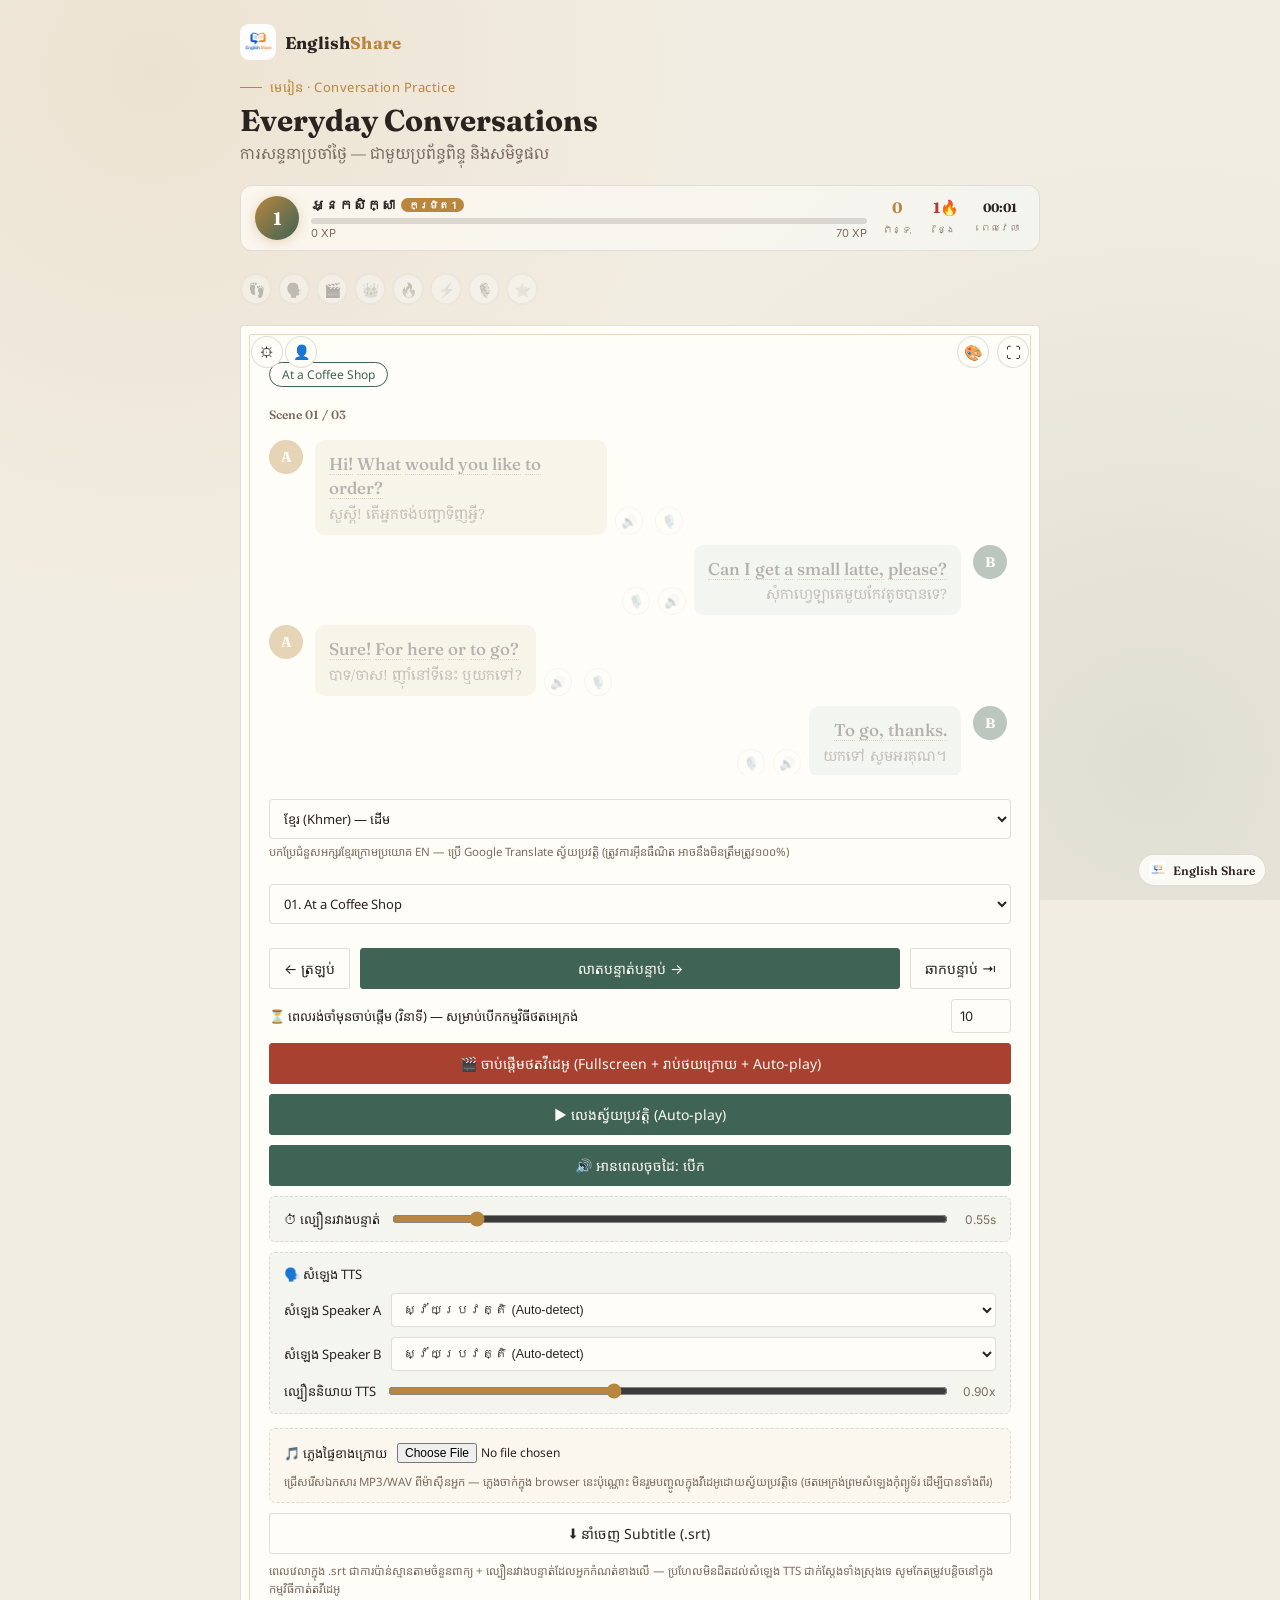
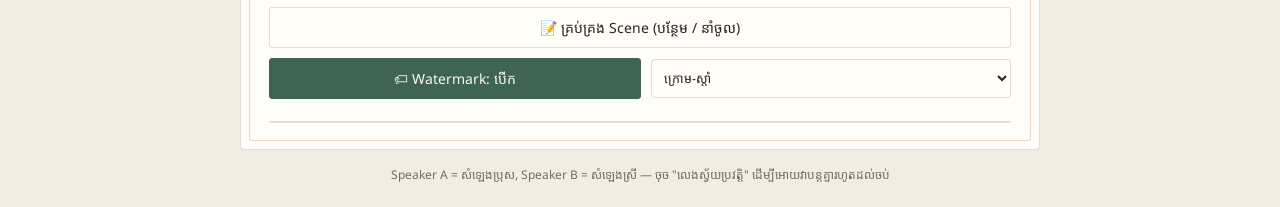
<file: backup2.html>
<!DOCTYPE html>
<html lang="km">
<head>
<meta charset="UTF-8">
<meta name="viewport" content="width=device-width, initial-scale=1.0">
<title>Everyday Conversations — English Lesson</title>
<link rel="preconnect" href="https://fonts.googleapis.com">
<link href="https://fonts.googleapis.com/css2?family=Noto+Serif+Khmer:wght@400;600;700&family=Noto+Sans+Khmer:wght@400;500;600&family=Fraunces:opsz,wght@9..144,500;9..144,700&family=Inter:wght@400;500;600&display=swap" rel="stylesheet">
<style>
  :root{
    --ink:#2b2320;
    --paper:#f2ede2;
    --panel:#fffdf8;
    --gold:#b8863f;
    --lac:#a8412f;
    --jade:#3f6355;
    --line: rgba(43,35,32,0.14);
    --a-bg:#e9e2d2;
    --b-bg:#dfe8e2;
    --muted:#7a6c60;
  }
  *{box-sizing:border-box;}
  body{
    margin:0;
    background:var(--paper);
    background-image:
      radial-gradient(circle at 12% 8%, rgba(184,134,63,0.10), transparent 40%),
      radial-gradient(circle at 90% 85%, rgba(63,99,85,0.10), transparent 45%);
    background-size:cover;
    background-position:center;
    background-attachment:fixed;
    color:var(--ink);
    font-family:'Inter',sans-serif;
    min-height:100vh;
    display:flex;
    align-items:center;
    justify-content:center;
    padding:24px;
    transition:background-color .3s ease;
  }
  body.has-bg-image{
    background-image:
      linear-gradient(rgba(242,237,226,0.72), rgba(242,237,226,0.72)),
      var(--custom-bg-image);
  }
  .app{ width:100%; max-width:800px; }
  .brand{
    display:flex;
    align-items:center;
    gap:9px;
    margin-bottom:18px;
  }
  .brand-mark{
    flex:0 0 auto;
    width:36px; height:36px;
    border-radius:9px;
    background:linear-gradient(135deg, var(--gold), var(--jade));
    display:flex; align-items:center; justify-content:center;
    font-family:'Fraunces',serif;
    font-weight:700;
    font-size:15px;
    color:#fdfaf3;
    letter-spacing:-0.02em;
    overflow:hidden;
  }
  .brand-mark img{
    width:100%;
    height:100%;
    object-fit:cover;
    display:block;
  }
  .brand-name{
    font-family:'Fraunces',serif;
    font-weight:700;
    font-size:17px;
    letter-spacing:.01em;
    color:var(--ink);
  }
  .brand-name span{ color:var(--gold); }
  .eyebrow{
    font-family:'Noto Sans Khmer',sans-serif;
    font-size:13px; letter-spacing:.04em; color:var(--gold);
    display:flex; align-items:center; gap:8px; margin-bottom:6px;
  }
  .eyebrow::before{ content:""; width:22px;height:1px;background:var(--gold); }
  h1{
    font-family:'Fraunces',serif;
    font-weight:700;
    font-size:clamp(24px,5vw,30px);
    margin:0 0 4px;
  }
  .subtitle{
    font-family:'Noto Serif Khmer',serif;
    font-size:15px;
    color:var(--muted);
    margin:0 0 22px;
  }
  .card{
    background:var(--panel);
    border:1px solid var(--line);
    border-radius:4px;
    padding:36px 28px 26px;
    position:relative;
  }
  .card::before{
    content:""; position:absolute; inset:8px;
    border:1px solid rgba(184,134,63,0.30);
    border-radius:2px; pointer-events:none;
  }
  .topic-tag{
    display:inline-block;
    font-family:'Noto Sans Khmer',sans-serif;
    font-size:12px;
    color:var(--jade);
    border:1px solid var(--jade);
    border-radius:20px;
    padding:3px 12px;
    margin-bottom:20px;
  }
  .scene-num{
    font-family:'Fraunces',serif;
    font-size:12px;
    color:var(--muted);
    font-weight:600;
    margin-bottom:16px;
  }
  .dialogue{
    display:flex;
    flex-direction:column;
    gap:10px;
    min-height:220px;
  }
  .line{
    display:flex;
    gap:12px;
    align-items:flex-start;
    opacity:0.35;
    transform:translateY(2px);
    transition:opacity .35s ease, transform .35s ease;
  }
  .line.active{ opacity:1; transform:translateY(0); }
  .line.speaker-b{ flex-direction:row-reverse; text-align:right; }
  .avatar{
    flex:0 0 auto;
    width:34px;height:34px;
    border-radius:50%;
    display:flex;align-items:center;justify-content:center;
    font-family:'Fraunces',serif;
    font-weight:700;
    font-size:14px;
    color:#fdfaf3;
    background:var(--gold);
  }
  .line.speaker-b .avatar{ background:var(--jade); }
  .line.is-speaking .avatar{
    position:relative;
  }
  .line.is-speaking .avatar::before{
    content:"";
    position:absolute;
    inset:-4px;
    border-radius:50%;
    background: conic-gradient(from 0deg, transparent 0deg, currentColor 65deg, transparent 130deg);
    -webkit-mask: radial-gradient(farthest-side, transparent calc(100% - 3px), #000 calc(100% - 3px));
            mask: radial-gradient(farthest-side, transparent calc(100% - 3px), #000 calc(100% - 3px));
    color: var(--gold);
    animation: run-ring 1s linear infinite;
    pointer-events:none;
  }
  .line.speaker-b.is-speaking .avatar::before{ color: var(--jade); }
  @keyframes run-ring{ to{ transform:rotate(360deg); } }
  .line.is-speaking .bubble{
    box-shadow: 0 0 0 1.5px var(--gold), 0 0 14px 1px rgba(184,134,63,0.35);
    animation: bubble-pulse 1.3s ease-in-out infinite;
  }
  .line.speaker-b.is-speaking .bubble{
    box-shadow: 0 0 0 1.5px var(--jade), 0 0 14px 1px rgba(63,99,85,0.35);
  }
  @keyframes bubble-pulse{
    0%,100%{ opacity:1; }
    50%{ opacity:0.8; }
  }
  @media (prefers-reduced-motion: reduce){
    .line.is-speaking .avatar::before{ animation:none; }
    .line.is-speaking .bubble{ animation:none; }
  }
  .bubble{
    max-width:78%;
    border-radius:10px;
    padding:12px 14px;
    background:var(--a-bg);
  }
  .line.speaker-b .bubble{ background:var(--b-bg); }
  .bubble .en{
    font-family:'Fraunces',serif;
    font-weight:500;
    font-size:17px;
    line-height:1.4;
    margin:0 0 4px;
  }
  .bubble .km{
    font-family:'Noto Serif Khmer',serif;
    font-size:14px;
    color:#5a4f47;
    margin:0;
  }
  .bubble-row{
    display:flex;
    align-items:flex-end;
    gap:8px;
  }
  .line.speaker-b .bubble-row{ flex-direction:row-reverse; }
  .speak-btn{
    flex:0 0 auto;
    width:28px;height:28px;
    border-radius:50%;
    border:1px solid var(--line);
    background:var(--panel);
    font-size:13px;
    padding:0;
    display:flex;align-items:center;justify-content:center;
    cursor:pointer;
    opacity:0.7;
  }
  .speak-btn:hover{ border-color:var(--gold); opacity:1; }
  .speak-btn.speaking{ background:var(--lac); color:#fdfaf3; border-color:var(--lac); opacity:1; }
  .controls{
    display:flex; align-items:center; gap:10px;
    margin-top:24px;
  }
  button{
    font-family:'Noto Sans Khmer','Inter',sans-serif;
    border:1px solid var(--line);
    background:var(--panel);
    color:var(--ink);
    border-radius:3px;
    padding:10px 16px;
    font-size:14px;
    cursor:pointer;
    transition:.15s ease;
  }
  button:hover{ border-color:var(--gold); }
  button:active{ transform:translateY(1px); }
  button:focus-visible{ outline:2px solid var(--gold); outline-offset:2px; }
  .primary{
    background:var(--jade); color:#fdfaf3; border-color:var(--jade);
    flex:1;
  }
  .primary:hover{ background:#345347; }
  .ghost{ padding:10px 14px; }
  .progress{ height:2px; background:var(--line); border-radius:2px; margin-top:22px; overflow:hidden; }
  .progress > div{ height:100%; background:var(--gold); transition:width .3s ease; }
  .foot{
    margin-top:16px; font-size:12px; color:var(--muted);
    font-family:'Noto Sans Khmer',sans-serif; text-align:center;
  }
  .music-box{
    margin-top:14px;
    padding:14px 14px 12px;
    border:1px dashed var(--line);
    border-radius:6px;
    background:rgba(184,134,63,0.05);
  }
  .speed-box{
    margin-top:10px;
    padding:12px 14px;
    border:1px dashed var(--line);
    border-radius:6px;
    background:rgba(63,99,85,0.05);
  }
  .music-row{
    display:flex;
    align-items:center;
    gap:10px;
    flex-wrap:wrap;
  }
  .music-row + .music-row{ margin-top:10px; }
  .music-label{
    font-family:'Noto Sans Khmer',sans-serif;
    font-size:13px;
    color:var(--ink);
    flex:0 0 auto;
  }
  input[type="file"]{
    font-family:'Noto Sans Khmer','Inter',sans-serif;
    font-size:12px;
    max-width:100%;
  }
  input[type="range"]{
    flex:1;
    accent-color: var(--gold);
  }
  .music-vol-label{
    font-family:'Inter',sans-serif;
    font-size:12px;
    color:var(--muted);
    width:36px;
    text-align:right;
  }
  .music-hint{
    font-family:'Noto Sans Khmer',sans-serif;
    font-size:11.5px;
    color:var(--muted);
    margin:10px 0 0;
    line-height:1.5;
  }
  #musicToggle.playing{ background:var(--jade); color:#fdfaf3; border-color:var(--jade); }
  .fs-btn{
    position:absolute;
    top:10px; right:10px;
    width:32px; height:32px;
    padding:0;
    border-radius:50%;
    font-size:15px;
    line-height:1;
    z-index:5;
  }
  .theme-btn{
    position:absolute;
    top:10px; right:50px;
    width:32px; height:32px;
    padding:0;
    border-radius:50%;
    font-size:15px;
    line-height:1;
    z-index:5;
  }
  .hide-btn{
    position:absolute;
    top:10px; left:10px;
    width:32px; height:32px;
    padding:0;
    border-radius:50%;
    font-size:14px;
    line-height:1;
    z-index:5;
  }
  .hide-btn.active{ background:var(--jade); color:#fdfaf3; border-color:var(--jade); }
  .hide-header-btn{
    position:absolute;
    top:10px; left:44px;
    width:32px; height:32px;
    padding:0;
    border-radius:50%;
    font-size:14px;
    line-height:1;
    z-index:5;
    border:1px solid var(--line);
    background:var(--panel);
    color:var(--ink);
    cursor:pointer;
    transition:all .15s ease;
  }
  .hide-header-btn:hover{ border-color:var(--gold); transform:translateY(-1px); }
  .hide-header-btn.active{ background:var(--jade); color:#fdfaf3; border-color:var(--jade); }
  .hide-header-btn:active{ transform:translateY(1px); }
  .card{
    transition: min-height .3s ease;
  }
  .card.focus-mode{
    display:flex;
    flex-direction:column;
    justify-content:center;
    min-height:66vh;
  }
  .card.focus-mode .settings-section{ display:none; }
  .conversation-section{ width:100%; }
  .theme-panel{
    display:none;
    margin-top:14px;
    padding:16px 14px 14px;
    border:1px dashed var(--line);
    border-radius:6px;
    background:rgba(43,35,32,0.03);
  }
  .theme-title{
    font-family:'Noto Sans Khmer',sans-serif;
    font-size:13px;
    color:var(--ink);
    margin:0 0 12px;
  }
  .swatch-grid{
    display:grid;
    grid-template-columns:1fr 1fr;
    gap:10px 14px;
  }
  .swatch-item{
    display:flex;
    align-items:center;
    gap:8px;
    cursor:pointer;
  }
  .swatch-item input[type="color"]{
    width:30px; height:30px;
    border:1px solid var(--line);
    border-radius:6px;
    padding:0;
    cursor:pointer;
    background:none;
  }
  .swatch-item span{
    font-family:'Noto Sans Khmer',sans-serif;
    font-size:11.5px;
    color:#5a4f47;
    line-height:1.3;
  }
  #appRoot:fullscreen{
    background:var(--paper);
    width:100vw; height:100vh;
    display:flex; flex-direction:column; align-items:center; justify-content:center;
    padding:24px;
  }
  #appRoot:-webkit-full-screen{
    background:var(--paper);
    width:100vw; height:100vh;
    display:flex; flex-direction:column; align-items:center; justify-content:center;
    padding:24px;
  }
  #appRoot:fullscreen > *,
  #appRoot:-webkit-full-screen > *{
    width:100%;
    max-width:600px;
  }
  .countdown-overlay{
    position:absolute; inset:8px;
    background:rgba(253,250,243,0.97);
    border-radius:2px;
    display:none;
    align-items:center; justify-content:center;
    z-index:8;
  }
  .countdown-num{
    font-family:'Fraunces',serif;
    font-weight:700;
    font-size:72px;
    color:var(--jade);
  }
  .countdown-label{
    font-family:'Noto Sans Khmer',sans-serif;
    font-size:13px;
    color:var(--ink);
    margin:0 0 8px;
    max-width:280px;
  }
  .word{
    cursor:pointer;
    border-bottom:1px dotted var(--gold);
    transition:color .15s ease;
  }
  .word:hover{ color:var(--gold); }
  .word-popup{
    position:fixed;
    max-width:230px;
    background:#241f1a;
    color:#fdfaf3;
    padding:10px 12px;
    border-radius:8px;
    font-size:12.5px;
    line-height:1.5;
    z-index:30;
    display:none;
    box-shadow:0 8px 24px rgba(0,0,0,0.28);
  }
  .word-popup.show{ display:block; }
  .wp-word{ font-family:'Fraunces',serif; font-weight:700; font-size:14px; margin-bottom:2px; }
  .wp-phon{ font-family:'Inter',sans-serif; font-weight:400; opacity:0.7; font-size:11px; margin-left:4px; }
  .wp-pos{ font-style:italic; opacity:0.75; margin-bottom:3px; font-family:'Inter',sans-serif; }
  .wp-def{ opacity:0.95; font-family:'Inter',sans-serif; }
  .quiz-overlay{
    position:absolute; inset:8px;
    background:rgba(253,250,243,0.98);
    border-radius:2px;
    display:none;
    align-items:center; justify-content:center;
    z-index:9;
    padding:20px;
  }
  .quiz-overlay.show{ display:flex; }
  .quiz-box{ width:100%; max-width:420px; text-align:left; }
  .quiz-title{
    font-family:'Noto Sans Khmer',sans-serif;
    font-size:12px; color:var(--gold); letter-spacing:.03em;
    margin:0 0 10px; text-align:center;
  }
  .quiz-prompt{
    font-family:'Noto Serif Khmer',serif;
    font-size:16px; margin:0 0 16px; text-align:center;
  }
  .quiz-options{ display:flex; flex-direction:column; gap:8px; }
  .quiz-opt{
    font-family:'Fraunces',serif; font-size:14.5px;
    text-align:left; padding:10px 14px; border-radius:8px;
  }
  .quiz-opt.correct{ background:var(--jade); color:#fdfaf3; border-color:var(--jade); }
  .quiz-opt.wrong{ background:var(--lac); color:#fdfaf3; border-color:var(--lac); }
  .quiz-feedback{
    font-family:'Noto Sans Khmer',sans-serif;
    font-size:13px; font-weight:600;
    text-align:center; margin:10px 0 0; min-height:16px;
  }
  .scene-panel{
    display:none;
    margin-top:14px;
    padding:16px 14px 14px;
    border:1px dashed var(--line);
    border-radius:6px;
    background:rgba(184,134,63,0.04);
  }
  .line-row{
    display:flex;
    gap:6px;
    align-items:center;
    margin-top:8px;
  }
  .line-row select{
    flex:0 0 54px;
    padding:8px 4px;
    border:1px solid var(--line);
    border-radius:4px;
    font-size:13px;
    background:var(--panel);
    color:var(--ink);
  }
  .line-row input[type="text"]{
    flex:1; min-width:0;
    padding:8px 8px;
    border:1px solid var(--line);
    border-radius:4px;
    font-size:12.5px;
    font-family:'Inter',sans-serif;
    background:var(--panel);
    color:var(--ink);
  }
  .line-row .row-remove{ flex:0 0 auto; padding:6px 9px; font-size:12px; }
  #jsonImportArea{
    width:100%; margin-top:8px;
    font-family:monospace; font-size:11.5px;
    padding:8px; border:1px solid var(--line); border-radius:6px;
    resize:vertical; background:var(--panel); color:var(--ink);
  }
  #newSceneTopic{
    flex:1; padding:8px 10px;
    border:1px solid var(--line); border-radius:4px;
    font-family:'Inter',sans-serif; font-size:13px;
    background:var(--panel);
    color:var(--ink);
  }
  #preRollSeconds{
    background:var(--panel);
    color:var(--ink);
  }
  .watermark{
    position:fixed;
    bottom:14px; right:14px;
    display:flex; align-items:center; gap:6px;
    padding:6px 10px;
    background:rgba(255,253,248,0.85);
    border:1px solid var(--line);
    border-radius:20px;
    font-family:'Fraunces',serif;
    font-weight:600;
    font-size:12px;
    color:var(--ink);
    z-index:50;
    pointer-events:none;
  }
  .watermark img{
    width:18px; height:18px;
    border-radius:5px;
    object-fit:cover;
  }
  .watermark.hidden{ display:none; }
  .mic-btn{ margin-left:4px; }
  .mic-btn.recording{
    background:var(--lac); color:#fdfaf3; border-color:var(--lac);
    animation: pulse-rec 1s ease-in-out infinite;
  }
  @keyframes pulse-rec{ 0%,100%{ opacity:1; } 50%{ opacity:0.5; } }
  .mic-playback{
    margin-top:6px;
    display:flex;
    align-items:center;
    gap:6px;
    flex-wrap:wrap;
  }
  .mic-playback audio{ height:30px; max-width:170px; }
  .mic-playback .mp-btn{ padding:5px 9px; font-size:11.5px; }
  .line.speaker-b .mic-playback{ justify-content:flex-end; }
  @media (prefers-reduced-motion: reduce){ .line, button, .progress > div{ transition:none; } }

  /* ============================================================
     GAMIFICATION HEADER
     ============================================================ */
  .gamification-header {
    display: flex;
    align-items: center;
    gap: 10px;
    background: var(--panel);
    border: 1px solid var(--line);
    border-radius: 12px;
    padding: 10px 14px;
    margin-bottom: 14px;
    position: relative;
    overflow: hidden;
  }
  .gamification-header::before {
    content: '';
    position: absolute;
    inset: 0;
    background: linear-gradient(135deg, rgba(184,134,63,0.06), rgba(63,99,85,0.06));
    pointer-events: none;
  }
  .gamification-header.hidden { display: none !important; }

  .badge-collection {
    display: flex;
    gap: 6px;
    flex-wrap: wrap;
    margin-bottom: 12px;
    padding: 8px 0;
  }
  .badge-collection.hidden { display: none !important; }

  .badge-item {
    width: 32px;
    height: 32px;
    border-radius: 50%;
    display: flex;
    align-items: center;
    justify-content: center;
    font-size: 14px;
    border: 2px solid var(--line);
    background: var(--panel);
    transition: all .3s ease;
    position: relative;
    cursor: default;
  }
  .badge-item.unlocked {
    border-color: var(--gold);
    background: linear-gradient(135deg, rgba(184,134,63,0.15), rgba(63,99,85,0.15));
    box-shadow: 0 0 20px rgba(184,134,63,0.3);
  }
  .badge-item.locked {
    opacity: 0.35;
    filter: grayscale(1);
  }
  .badge-item .badge-tooltip {
    position: absolute;
    bottom: calc(100% + 6px);
    left: 50%;
    transform: translateX(-50%);
    background: #1a1a1a;
    color: #fff;
    padding: 4px 10px;
    border-radius: 6px;
    font-size: 10px;
    white-space: nowrap;
    opacity: 0;
    pointer-events: none;
    transition: opacity 0.2s ease;
  }
  .badge-item:hover .badge-tooltip { opacity: 1; }

  /* ============================================================
     TOGGLE BUTTONS
     ============================================================ */
  .toggle-btn {
    transition: all .15s ease;
  }
  .toggle-btn.active {
    background: var(--jade);
    color: #fdfaf3;
    border-color: var(--jade);
  }
  .toggle-btn.inactive {
    background: var(--panel);
    color: var(--muted);
    border-color: var(--line);
    opacity: 0.6;
  }

  /* ============================================================
     CLEAN SCREEN MODE
     ============================================================ */
  body.clean-screen .brand { display: none !important; }
  body.clean-screen .eyebrow { display: none !important; }
  body.clean-screen h1 { display: none !important; }
  body.clean-screen .subtitle { display: none !important; }
  body.clean-screen .gamification-header { display: none !important; }
  body.clean-screen .badge-collection { display: none !important; }
  body.clean-screen .card::before { display: none !important; }
  body.clean-screen .card { border: none !important; background: transparent !important; box-shadow: none !important; padding: 0 !important; }
  body.clean-screen .conversation-header { display: none !important; }
  body.clean-screen .dialogue-container { max-height: 80vh !important; }
  body.clean-screen .foot { display: none !important; }
  body.clean-screen .watermark { display: none !important; }

  /* ============================================================
     AUTO-PLAYING STATE
     ============================================================ */
  .auto-playing .line.is-speaking .bubble {
    box-shadow: 0 0 0 1.5px var(--gold), 0 0 8px 1px rgba(184,134,63,0.15);
    animation: none;
  }
  .auto-playing .line.is-speaking .avatar::before {
    animation-duration: 2s;
  }

  /* ============================================================
     DIALOGUE CONTAINER - SCROLLBAR VISIBLE ONLY ON HOVER
     ============================================================ */
  .dialogue-container {
    max-height: 400px;
    overflow-y: auto;
    padding-right: 4px;
    scroll-behavior: smooth;
    position: relative;
    transition: none;
    
    /* Hide scrollbar by default for Firefox */
    scrollbar-width: thin;
    scrollbar-color: transparent transparent;
  }

  /* Hide scrollbar by default for WebKit */
  .dialogue-container::-webkit-scrollbar {
    width: 6px;
    height: 6px;
    background: transparent;
  }
  .dialogue-container::-webkit-scrollbar-track {
    background: transparent;
  }
  .dialogue-container::-webkit-scrollbar-thumb {
    background: transparent;
    border-radius: 3px;
    transition: background 0.3s ease;
  }

  /* Show scrollbar on hover */
  .dialogue-container:hover::-webkit-scrollbar-thumb {
    background: var(--gold);
  }
  .dialogue-container:hover::-webkit-scrollbar-track {
    background: var(--line);
  }

  /* Firefox hover state */
  .dialogue-container:hover {
    scrollbar-color: var(--gold) var(--line);
  }

  /* ============================================================
     CONFETTI & FLASH ANIMATIONS
     ============================================================ */
  .confetti-container {
    position: fixed;
    inset: 0;
    pointer-events: none;
    z-index: 100;
    overflow: hidden;
  }
  .confetti-piece {
    position: absolute;
    width: 10px;
    height: 10px;
    animation: confetti-fall linear forwards;
  }
  @keyframes confetti-fall {
    0% { transform: translateY(-10px) rotate(0deg) scale(1); opacity: 1; }
    100% { transform: translateY(100vh) rotate(720deg) scale(0.3); opacity: 0; }
  }

  .xp-flash {
    position: fixed;
    top: 50%;
    left: 50%;
    transform: translate(-50%, -50%);
    font-family: 'Fraunces', serif;
    font-weight: 700;
    font-size: 32px;
    color: #f5a623;
    text-shadow: 0 2px 20px rgba(245,166,35,0.5);
    pointer-events: none;
    z-index: 60;
    animation: xp-pop 1s ease-out forwards;
  }
  @keyframes xp-pop {
    0% { opacity: 0; transform: translate(-50%, -50%) scale(0.5); }
    30% { opacity: 1; transform: translate(-50%, -50%) scale(1.2); }
    70% { opacity: 1; transform: translate(-50%, -50%) scale(1); }
    100% { opacity: 0; transform: translate(-50%, -70%) scale(1); }
  }

  .level-up-flash {
    position: fixed;
    top: 50%;
    left: 50%;
    transform: translate(-50%, -50%);
    font-family: 'Fraunces', serif;
    font-weight: 700;
    font-size: 40px;
    color: var(--gold);
    text-shadow: 0 0 40px rgba(184,134,63,0.6), 0 4px 20px rgba(0,0,0,0.2);
    pointer-events: none;
    z-index: 61;
    animation: level-pop 1.8s ease-out forwards;
    text-align: center;
  }
  .level-up-flash .sub {
    font-size: 18px;
    font-weight: 400;
    display: block;
    color: #fff;
    text-shadow: 0 2px 12px rgba(0,0,0,0.3);
  }
  @keyframes level-pop {
    0% { opacity: 0; transform: translate(-50%, -50%) scale(0.3) rotate(-10deg); }
    30% { opacity: 1; transform: translate(-50%, -50%) scale(1.3) rotate(2deg); }
    50% { transform: translate(-50%, -50%) scale(0.95) rotate(-1deg); }
    70% { transform: translate(-50%, -50%) scale(1.05) rotate(0); }
    100% { opacity: 0; transform: translate(-50%, -70%) scale(1); }
  }

  .badge-unlock-flash {
    position: fixed;
    top: 50%;
    left: 50%;
    transform: translate(-50%, -50%);
    font-family: 'Fraunces', serif;
    font-weight: 700;
    font-size: 28px;
    color: #fff;
    background: linear-gradient(135deg, var(--gold), var(--jade));
    padding: 20px 40px;
    border-radius: 16px;
    box-shadow: 0 8px 40px rgba(0,0,0,0.3);
    pointer-events: none;
    z-index: 62;
    animation: badge-pop 2s ease-out forwards;
    text-align: center;
  }
  .badge-unlock-flash .sub {
    font-size: 14px;
    font-weight: 400;
    opacity: 0.85;
    display: block;
    margin-top: 4px;
  }
  @keyframes badge-pop {
    0% { opacity: 0; transform: translate(-50%, -50%) scale(0.5) rotate(-5deg); }
    20% { opacity: 1; transform: translate(-50%, -50%) scale(1.1); }
    40% { transform: translate(-50%, -50%) scale(0.95); }
    60% { transform: translate(-50%, -50%) scale(1.05); }
    80% { opacity: 1; transform: translate(-50%, -50%) scale(1); }
    100% { opacity: 0; transform: translate(-50%, -60%) scale(1); }
  }
</style>
</head>
<body>
<div class="app" id="appRoot">
  <div class="brand">
    <div class="brand-mark"><img src="image/logo_ES.jpg" alt="English Share logo"></div>
    <div class="brand-name">English<span>Share</span></div>
  </div>
  <div class="eyebrow">មេរៀន · Conversation Practice</div>
  <h1>Everyday Conversations</h1>
  <p class="subtitle">ការសន្ទនាប្រចាំថ្ងៃ — ជាមួយប្រព័ន្ធពិន្ទុ និងសមិទ្ធផល</p>

  <!-- Gamification Header -->
  <div class="gamification-header" id="gamificationHeader">
    <div class="g-left" style="display:flex;align-items:center;gap:12px;flex:1;position:relative;z-index:1;">
      <div class="g-level-badge" id="levelBadge" style="width:44px;height:44px;border-radius:50%;background:linear-gradient(135deg,var(--gold),var(--jade));display:flex;align-items:center;justify-content:center;font-family:'Fraunces',serif;font-weight:700;font-size:18px;color:#fff;flex-shrink:0;box-shadow:0 2px 12px rgba(184,134,63,0.3);">1</div>
      <div class="g-info" style="flex:1;min-width:0;">
        <div class="g-name" style="font-family:'Fraunces',serif;font-weight:600;font-size:14px;display:flex;align-items:center;gap:6px;">
          <span id="playerName">អ្នកសិក្សា</span>
          <span class="level-tag" id="levelTag" style="font-size:10px;background:var(--gold);color:#fff;padding:1px 8px;border-radius:10px;font-family:'Inter',sans-serif;font-weight:600;">កម្រិត 1</span>
        </div>
        <div class="g-xp-bar" style="height:6px;background:var(--line);border-radius:3px;margin-top:4px;overflow:hidden;">
          <div class="fill" id="xpBarFill" style="height:100%;background:linear-gradient(90deg,var(--gold),var(--jade));border-radius:3px;transition:width .6s ease;width:0%;"></div>
        </div>
        <div class="g-xp-text" style="font-size:11px;color:var(--muted);font-family:'Inter',sans-serif;display:flex;justify-content:space-between;margin-top:2px;">
          <span id="xpDisplay">0 XP</span>
          <span id="xpNext">0 XP</span>
        </div>
      </div>
    </div>
    <div class="g-right" style="display:flex;align-items:center;gap:10px;position:relative;z-index:1;">
      <div class="g-stat" style="text-align:center;padding:0 6px;">
        <span class="num points" id="pointsDisplay" style="font-family:'Fraunces',serif;font-weight:700;font-size:15px;display:block;line-height:1.2;color:var(--gold);">0</span>
        <span class="label" style="font-size:9px;text-transform:uppercase;letter-spacing:.05em;color:var(--muted);">ពិន្ទុ</span>
      </div>
      <div class="g-stat" style="text-align:center;padding:0 6px;">
        <span class="num streak" id="streakDisplay" style="font-family:'Fraunces',serif;font-weight:700;font-size:15px;display:block;line-height:1.2;color:var(--lac);">0🔥</span>
        <span class="label" style="font-size:9px;text-transform:uppercase;letter-spacing:.05em;color:var(--muted);">ថ្ងៃ</span>
      </div>
      <div class="g-stat" style="text-align:center;padding:0 6px;">
        <span class="num" id="sessionTime" style="font-family:'Fraunces',serif;font-weight:700;font-size:12px;display:block;line-height:1.2;">00:00</span>
        <span class="label" style="font-size:9px;text-transform:uppercase;letter-spacing:.05em;color:var(--muted);">ពេលវេលា</span>
      </div>
    </div>
  </div>

  <!-- Badge Collection -->
  <div class="badge-collection" id="badgeCollection"></div>

  <div class="card">
    <button class="fs-btn" id="fsBtn" title="Fullscreen">⛶</button>
    <button class="theme-btn" id="themeBtn" title="Customize colors">🎨</button>
    <button class="hide-btn" id="hideSettingsBtn" title="លាក់ការកំណត់">⚙</button>
    <button class="hide-header-btn" id="hideHeaderBtn" title="Hide header">👤</button>
    <div class="conversation-section" id="conversationSection">
    <div class="topic-tag" id="topicTag">At a Coffee Shop</div>
    <div class="scene-num" id="sceneNum">Scene 01 / 03</div>
    <div class="dialogue-container" id="dialogueContainer">
      <div class="dialogue" id="dialogue"></div>
    </div>
    <div class="countdown-overlay" id="countdownOverlay">
      <div style="text-align:center;">
        <p class="countdown-label" id="countdownLabel"></p>
        <div class="countdown-num" id="countdownNum">3</div>
      </div>
    </div>
    <div class="quiz-overlay" id="quizOverlay">
      <div class="quiz-box">
        <p class="quiz-title">តេស្តខ្លី — ជ្រើសរើសប្រយោគត្រូវ</p>
        <p class="quiz-prompt" id="quizPrompt"></p>
        <div class="quiz-options" id="quizOptions"></div>
        <p class="quiz-feedback" id="quizFeedback"></p>
        <button class="ghost" id="quizSkipBtn" style="margin-top:10px;">រំលង →</button>
      </div>
    </div>
    </div>

    <div class="settings-section" id="settingsSection">
    <div class="controls" style="margin-bottom:2px;">
      <select id="translateLangSelect" style="flex:1; padding:9px 10px; border:1px solid var(--line); border-radius:4px; font-family:'Noto Sans Khmer',sans-serif; font-size:13px; background:var(--panel); color:var(--ink);">
        <option value="km">ខ្មែរ (Khmer) — ដើម</option>
        <option value="en">English</option>
        <option value="fr">Français</option>
        <option value="es">Español</option>
        <option value="zh-CN">中文 (Chinese)</option>
        <option value="ja">日本語 (Japanese)</option>
        <option value="ko">한국어 (Korean)</option>
        <option value="th">ไทย (Thai)</option>
        <option value="vi">Tiếng Việt</option>
        <option value="hi">हिन्दी (Hindi)</option>
        <option value="ar">العربية (Arabic)</option>
        <option value="ru">Русский</option>
        <option value="de">Deutsch</option>
        <option value="pt">Português</option>
        <option value="id">Bahasa Indonesia</option>
      </select>
    </div>
    <p class="music-hint" style="margin:4px 0 8px;">បកប្រែជំនួសអក្សរខ្មែរក្រោមប្រយោគ EN — ប្រើ Google Translate ស្វ័យប្រវត្តិ (ត្រូវការអ៊ីនធឺណិត អាចនឹងមិនត្រឹមត្រូវ១០០%)</p>
    <div class="controls" style="margin-bottom:2px;">
      <select id="sceneSelect" style="flex:1; padding:9px 10px; border:1px solid var(--line); border-radius:4px; font-family:'Noto Sans Khmer',sans-serif; font-size:13px; background:var(--panel); color:var(--ink);"></select>
    </div>
    <div class="controls">
      <button class="ghost" id="prevBtn">← ត្រឡប់</button>
      <button class="primary" id="nextLineBtn">លាតបន្ទាត់បន្ទាប់ →</button>
      <button class="ghost" id="nextSceneBtn">ឆាកបន្ទាប់ ⇥</button>
    </div>
    <div class="controls" style="margin-top:10px;">
      <label class="music-label" for="preRollSeconds" style="flex:1;">⏳ ពេលរង់ចាំមុនចាប់ផ្តើម (វិនាទី) — សម្រាប់បើកកម្មវិធីថតអេក្រង់</label>
      <input type="number" id="preRollSeconds" min="0" max="60" value="10" style="width:60px; padding:8px; border:1px solid var(--line); border-radius:4px; font-family:'Inter',sans-serif; font-size:13px;">
    </div>
    <div class="controls" style="margin-top:10px;">
      <button class="primary" id="recordBtn" style="width:100%; background:var(--lac); border-color:var(--lac);">🎬 ចាប់ផ្តើមថតវីដេអូ (Fullscreen + រាប់ថយក្រោយ + Auto-play)</button>
    </div>
    <div class="controls" style="margin-top:10px;">
      <button class="primary" id="autoPlayBtn" style="width:100%;">▶ លេងស្វ័យប្រវត្តិ (Auto-play)</button>
    </div>
    <div class="controls" style="margin-top:10px;">
      <button class="ghost toggle-btn active" id="autoSpeakBtn" style="width:100%;">🔊 អានពេលចុចដៃ: បើក</button>
    </div>

    <div class="speed-box">
      <div class="music-row">
        <label class="music-label" for="lineDelay">⏱ ល្បឿនរវាងបន្ទាត់</label>
        <input type="range" id="lineDelay" min="0.2" max="3" step="0.1" value="0.55">
        <span class="music-vol-label" id="lineDelayLabel">0.55s</span>
      </div>
    </div>

    <div class="speed-box">
      <p class="theme-title" style="margin-bottom:10px;">🗣️ សំឡេង TTS</p>
      <div class="music-row">
        <label class="music-label" for="voiceSelectA">សំឡេង Speaker A</label>
        <select id="voiceSelectA" style="flex:1; padding:8px; border:1px solid var(--line); border-radius:4px; background:var(--panel); color:var(--ink); font-size:12.5px;"></select>
      </div>
      <div class="music-row">
        <label class="music-label" for="voiceSelectB">សំឡេង Speaker B</label>
        <select id="voiceSelectB" style="flex:1; padding:8px; border:1px solid var(--line); border-radius:4px; background:var(--panel); color:var(--ink); font-size:12.5px;"></select>
      </div>
      <div class="music-row" style="margin-top:10px;">
        <label class="music-label" for="ttsRate">ល្បឿននិយាយ TTS</label>
        <input type="range" id="ttsRate" min="0.5" max="1.5" step="0.05" value="0.9">
        <span class="music-vol-label" id="ttsRateLabel">0.90x</span>
      </div>
    </div>

    <div class="theme-panel" id="themePanel">
      <p class="theme-title">🎨 ប្តូរពណ៌ និងផ្ទៃខាងក្រោយ</p>

      <div class="controls" style="margin-bottom:14px;">
        <button class="ghost" id="darkModeBtn" style="width:100%;">🌙 Dark Mode</button>
      </div>

      <div class="swatch-grid">
        <label class="swatch-item">
          <input type="color" id="colorGold" value="#b8863f">
          <span>ពណ៌មាស (Accent)</span>
        </label>
        <label class="swatch-item">
          <input type="color" id="colorJade" value="#3f6355">
          <span>ពណ៌បៃតង (Speaker B)</span>
        </label>
        <label class="swatch-item">
          <input type="color" id="colorLac" value="#a8412f">
          <span>ពណ៌ក្រហម (សំឡេងកំពុងលេង)</span>
        </label>
        <label class="swatch-item">
          <input type="color" id="colorPaper" value="#f2ede2">
          <span>ផ្ទៃខាងក្រោយទំព័រ</span>
        </label>
        <label class="swatch-item">
          <input type="color" id="colorPanel" value="#fffdf8">
          <span>ផ្ទៃខាងក្រោយកាត</span>
        </label>
        <label class="swatch-item">
          <input type="color" id="colorAbg" value="#e9e2d2">
          <span>ពពុះនិយាយ Speaker A</span>
        </label>
        <label class="swatch-item">
          <input type="color" id="colorBbg" value="#dfe8e2">
          <span>ពពុះនិយាយ Speaker B</span>
        </label>
      </div>

      <div class="music-row" style="margin-top:14px;">
        <label class="music-label" for="bgImageFile">🖼 រូបភាពផ្ទៃខាងក្រោយ</label>
        <input type="file" id="bgImageFile" accept="image/*">
      </div>
      <div class="music-row" id="bgImageControls" style="display:none; margin-top:10px;">
        <button class="ghost" id="removeBgImageBtn">✕ លុបរូបភាព</button>
      </div>

      <div class="controls" style="margin-top:14px;">
        <button class="ghost" id="resetThemeBtn" style="width:100%;">↺ ត្រឡប់ពណ៌លំនាំដើម</button>
      </div>

      <div class="controls" style="margin-top:14px;">
        <button class="ghost" id="exportSettingsBtn" style="flex:1;">⬇ Export Settings</button>
        <button class="ghost" id="importSettingsBtn" style="flex:1;">⬆ Import Settings</button>
        <input type="file" id="importSettingsFile" accept="application/json" style="display:none;">
      </div>
      <p class="music-hint">រក្សាទុកពណ៌ / ល្បឿន / សំឡេង / watermark ជាឯកសារ .json ដើម្បីនាំចូលមកវិញពេលក្រោយ (រូបភាពផ្ទៃខាងក្រោយ និង scene ដែលបន្ថែម មិនរួមបញ្ចូលទេ)</p>
    </div>

    <div class="music-box">
      <div class="music-row">
        <label class="music-label" for="musicFile">🎵 ភ្លេងផ្ទៃខាងក្រោយ</label>
        <input type="file" id="musicFile" accept="audio/*">
      </div>
      <div class="music-row" id="musicControls" style="display:none;">
        <button class="ghost" id="musicToggle">▶ ចាក់ភ្លេង</button>
        <input type="range" id="musicVolume" min="0" max="1" step="0.01" value="0.15">
        <span class="music-vol-label" id="musicVolLabel">15%</span>
      </div>
      <p class="music-hint" id="musicHint">ជ្រើសរើសឯកសារ MP3/WAV ពីម៉ាស៊ីនអ្នក — ភ្លេងចាក់ក្នុង browser នេះប៉ុណ្ណោះ មិនរួមបញ្ចូលក្នុងវីដេអូដោយស្វ័យប្រវត្តិទេ (ថតអេក្រង់ព្រមសំឡេងកុំព្យូទ័រ ដើម្បីបានទាំងពីរ)</p>
    </div>

    <div class="controls" style="margin-top:10px;">
      <button class="ghost" id="exportSrtBtn" style="width:100%;">⬇ នាំចេញ Subtitle (.srt)</button>
    </div>
    <p class="music-hint" style="margin-top:8px;">ពេលវេលាក្នុង .srt ជាការប៉ាន់ស្មានតាមចំនួនពាក្យ + ល្បឿនរវាងបន្ទាត់ដែលអ្នកកំណត់ខាងលើ — ប្រហែលមិនដិតដល់សំឡេង TTS ជាក់ស្តែងទាំងស្រុងទេ សូមកែតម្រូវបន្តិចនៅក្នុងកម្មវិធីកាត់តវីដេអូ</p>

    <div class="controls" style="margin-top:10px;">
      <button class="ghost" id="sceneManagerBtn" style="width:100%;">📝 គ្រប់គ្រង Scene (បន្ថែម / នាំចូល)</button>
    </div>
    <div class="scene-panel" id="scenePanel">
      <p class="theme-title">📝 បន្ថែម Scene ថ្មីដោយខ្លួនឯង</p>
      <div class="music-row">
        <label class="music-label" for="newSceneTopic">ប្រធានបទ</label>
        <input type="text" id="newSceneTopic" placeholder="e.g. At the Market">
      </div>
      <div id="newSceneLines"></div>
      <div class="controls" style="margin-top:10px;">
        <button class="ghost" id="addLineRowBtn" style="width:100%;">+ បន្ថែមបន្ទាត់</button>
      </div>
      <div class="controls" style="margin-top:10px;">
        <button class="primary" id="saveSceneBtn" style="width:100%;">💾 រក្សាទុក Scene</button>
      </div>

      <p class="theme-title" style="margin-top:18px;">📋 ឬ នាំចូលជា JSON</p>
      <textarea id="jsonImportArea" rows="5" placeholder='[{"topic":"At the Market","lines":[{"speaker":"A","en":"How much is this?","km":"នេះថ្លៃប៉ុន្មាន?"}]}]'></textarea>
      <div class="controls" style="margin-top:10px;">
        <button class="ghost" id="importJsonBtn" style="width:100%;">⬆ នាំចូល JSON</button>
      </div>
      <p class="music-hint" id="sceneManagerHint"></p>
    </div>

    <div class="controls" style="margin-top:10px;">
      <button class="ghost toggle-btn active" id="watermarkToggleBtn" style="flex:1;">🏷 Watermark: បើក</button>
      <select id="watermarkPosSelect" style="flex:1; padding:9px 8px; border:1px solid var(--line); border-radius:4px; font-family:'Noto Sans Khmer',sans-serif; font-size:12.5px; background:var(--panel); color:var(--ink);">
        <option value="br">ក្រោម-ស្តាំ</option>
        <option value="bl">ក្រោម-ឆ្វេង</option>
        <option value="tr">លើ-ស្តាំ</option>
        <option value="tl">លើ-ឆ្វេង</option>
      </select>
    </div>

    <audio id="bgMusic" loop></audio>
    <div class="progress"><div id="progressBar" style="width:0%"></div></div>
    </div>
  </div>
  <div class="foot">Speaker A = សំឡេងប្រុស, Speaker B = សំឡេងស្រី — ចុច "លេងស្វ័យប្រវត្តិ" ដើម្បីអោយវាបន្តគ្នារហូតដល់ចប់</div>
  <div class="watermark" id="watermark">
    <img src="image/logo_ES.jpg" alt="">
    <span>English Share</span>
  </div>
</div>
<div class="word-popup" id="wordPopup"></div>

<script>
// ============================================================
//  CONVERSATION DATA
// ============================================================
const scenes = [
  {
    topic: "At a Coffee Shop",
    lines: [
      { speaker: "A", en: "Hi! What would you like to order?", km: "សួស្តី! តើអ្នកចង់បញ្ជាទិញអ្វី?" },
      { speaker: "B", en: "Can I get a small latte, please?", km: "សុំកាហ្វេឡាតេមួយកែវតូចបានទេ?" },
      { speaker: "A", en: "Sure! For here or to go?", km: "បាទ/ចាស! ញ៉ាំនៅទីនេះ ឬយកទៅ?" },
      { speaker: "B", en: "To go, thanks.", km: "យកទៅ សូមអរគុណ។" },
    ]
  },
  {
    topic: "Asking for Directions",
    lines: [
      { speaker: "A", en: "Excuse me, how do I get to the station?", km: "សុំទោស តើទៅស្ថានីយ៍ធ្វើដូចម្តេច?" },
      { speaker: "B", en: "Go straight, then turn left.", km: "ដើរត្រង់ទៅ រួចបត់ឆ្វេង។" },
      { speaker: "A", en: "Is it far from here?", km: "តើវាឆ្ងាយពីទីនេះទេ?" },
      { speaker: "B", en: "No, just five minutes on foot.", km: "ទេ ដើរតែប្រាំនាទីប៉ុណ្ណោះ។" },
    ]
  },
  {
    topic: "First Day at Work",
    lines: [
      { speaker: "A", en: "Welcome to the team! I'm Sarah.", km: "ស្វាគមន៍ចូលក្រុម! ខ្ញុំឈ្មោះ Sarah។" },
      { speaker: "B", en: "Nice to meet you. I'm a bit nervous.", km: "រីករាយដែលបានស្គាល់អ្នក។ ខ្ញុំមានអារម្មណ៍ភ័យបន្តិច។" },
      { speaker: "A", en: "Don't worry, everyone is friendly here.", km: "កុំបារម្ភ អ្នកគ្រប់គ្នានៅទីនេះមានភាពរាក់ទាក់។" },
      { speaker: "B", en: "That's good to hear.", km: "ល្អណាស់ដែលបានឮដូច្នេះ។" },
    ]
  }
];

// ============================================================
//  GAMIFICATION SYSTEM
// ============================================================
const GAME = {
  points: 0,
  xp: 0,
  level: 1,
  streak: 0,
  lastSessionDate: null,
  sessionSeconds: 0,
  sessionTimer: null,
  badges: [],
  totalLinesRevealed: 0,
  totalScenesCompleted: 0,
  totalQuizzesCorrect: 0,
  totalSpeaks: 0,
  totalMics: 0,
};

const BADGES = [
  { id: 'first_step', icon: '👣', name: 'ជំហានដំបូង', desc: 'បើកបន្ទាត់ដំបូង', check: function() { return GAME.totalLinesRevealed >= 1; } },
  { id: 'talker', icon: '🗣️', name: 'អ្នកនិយាយ', desc: 'ចុចអាន 10 ដង', check: function() { return GAME.totalSpeaks >= 10; } },
  { id: 'scene_master', icon: '🎬', name: 'ម្ចាស់ឆាក', desc: 'បញ្ចប់ 5 Scene', check: function() { return GAME.totalScenesCompleted >= 5; } },
  { id: 'quiz_king', icon: '👑', name: 'ស្តេចតេស្ត', desc: 'ឆ្លើយតេស្តត្រូវ 5 ដង', check: function() { return GAME.totalQuizzesCorrect >= 5; } },
  { id: 'streak_3', icon: '🔥', name: 'ភ្លើងឆេះ', desc: 'Streak 3 ថ្ងៃ', check: function() { return GAME.streak >= 3; } },
  { id: 'streak_7', icon: '⚡', name: 'ផ្លេកបន្ទោរ', desc: 'Streak 7 ថ្ងៃ', check: function() { return GAME.streak >= 7; } },
  { id: 'mic_user', icon: '🎙️', name: 'អ្នកថតសំឡេង', desc: 'ប្រើមីក្រូ 5 ដង', check: function() { return GAME.totalMics >= 5; } },
  { id: 'level_5', icon: '⭐', name: 'កម្រិត 5', desc: 'ឈានដល់កម្រិត 5', check: function() { return GAME.level >= 5; } },
];

function xpForLevel(level) { return Math.floor(50 * Math.pow(1.4, level - 1)); }
function getLevelXp() { return xpForLevel(GAME.level); }
function getNextLevelXp() { return xpForLevel(GAME.level + 1); }
function getLevelProgress() {
  var current = getLevelXp();
  var next = getNextLevelXp();
  var xpInLevel = GAME.xp - current;
  return Math.min(1, Math.max(0, xpInLevel / (next - current)));
}

function updateGamificationUI() {
  var progress = getLevelProgress();
  var levelBadge = document.getElementById('levelBadge');
  var levelTag = document.getElementById('levelTag');
  var xpBarFill = document.getElementById('xpBarFill');
  var xpDisplay = document.getElementById('xpDisplay');
  var xpNext = document.getElementById('xpNext');
  var pointsDisplay = document.getElementById('pointsDisplay');
  var streakDisplay = document.getElementById('streakDisplay');
  
  if (levelBadge) levelBadge.textContent = GAME.level;
  if (levelTag) levelTag.textContent = 'កម្រិត ' + GAME.level;
  if (xpBarFill) xpBarFill.style.width = (progress * 100) + '%';
  if (xpDisplay) xpDisplay.textContent = GAME.xp + ' XP';
  if (xpNext) xpNext.textContent = getNextLevelXp() + ' XP';
  if (pointsDisplay) pointsDisplay.textContent = GAME.points;
  if (streakDisplay) streakDisplay.textContent = GAME.streak + '🔥';
  renderBadges();
  saveGameState();
}

function renderBadges() {
  var container = document.getElementById('badgeCollection');
  if (!container) return;
  container.innerHTML = '';
  BADGES.forEach(function(b) {
    var unlocked = GAME.badges.includes(b.id);
    var div = document.createElement('div');
    div.className = 'badge-item ' + (unlocked ? 'unlocked' : 'locked');
    div.title = b.name + ': ' + b.desc;
    div.innerHTML = b.icon + '<span class="badge-tooltip">' + b.name + (unlocked ? ' ✅' : ' 🔒') + '</span>';
    container.appendChild(div);
  });
}

function addXP(amount) {
  GAME.xp += amount;
  GAME.points += Math.floor(amount / 2);
  var leveledUp = false;
  while (GAME.xp >= getNextLevelXp()) {
    GAME.level++;
    leveledUp = true;
    GAME.points += GAME.level * 10;
    showLevelUp(GAME.level);
    spawnConfetti(40);
  }
  updateGamificationUI();
  if (leveledUp) { checkBadges(); }
  if (amount > 0 && !leveledUp) { showXPPopup(amount); }
}

function addPoints(amount) {
  GAME.points += amount;
  updateGamificationUI();
}

function showXPPopup(amount) {
  var el = document.createElement('div');
  el.className = 'xp-flash';
  el.textContent = '+' + amount + ' XP';
  document.body.appendChild(el);
  setTimeout(function() { el.remove(); }, 1000);
}

function showLevelUp(level) {
  var el = document.createElement('div');
  el.className = 'level-up-flash';
  el.innerHTML = '🎉 កម្រិត ' + level + '!<span class="sub">+' + (level * 10) + ' ពិន្ទុបន្ថែម</span>';
  document.body.appendChild(el);
  setTimeout(function() { el.remove(); }, 2000);
  spawnConfetti(60);
}

function showBadgeUnlock(badge) {
  var el = document.createElement('div');
  el.className = 'badge-unlock-flash';
  el.innerHTML = '🏅 ' + badge.icon + ' ' + badge.name + '<span class="sub">' + badge.desc + '</span>';
  document.body.appendChild(el);
  setTimeout(function() { el.remove(); }, 2200);
  spawnConfetti(50);
}

function spawnConfetti(count) {
  var container = document.createElement('div');
  container.className = 'confetti-container';
  document.body.appendChild(container);
  var colors = ['#b8863f', '#3f6355', '#a8412f', '#f5a623', '#e74c3c', '#3498db', '#2ecc71', '#f1c40f'];
  for (var i = 0; i < count; i++) {
    var piece = document.createElement('div');
    piece.className = 'confetti-piece';
    var size = 6 + Math.random() * 8;
    piece.style.width = size + 'px';
    piece.style.height = size + 'px';
    piece.style.background = colors[Math.floor(Math.random() * colors.length)];
    piece.style.left = Math.random() * 100 + '%';
    piece.style.top = '-10px';
    piece.style.borderRadius = Math.random() > 0.5 ? '50%' : '2px';
    piece.style.animationDuration = (1.5 + Math.random() * 2) + 's';
    piece.style.animationDelay = Math.random() * 0.5 + 's';
    container.appendChild(piece);
  }
  setTimeout(function() { container.remove(); }, 3000);
}

function checkBadges() {
  var unlocked = false;
  BADGES.forEach(function(b) {
    if (!GAME.badges.includes(b.id) && b.check()) {
      GAME.badges.push(b.id);
      unlocked = true;
      showBadgeUnlock(b);
      addPoints(15);
    }
  });
  if (unlocked) updateGamificationUI();
  return unlocked;
}

function updateStreak() {
  var today = new Date().toDateString();
  if (GAME.lastSessionDate !== today) {
    var yesterday = new Date();
    yesterday.setDate(yesterday.getDate() - 1);
    var yesterdayStr = yesterday.toDateString();
    if (GAME.lastSessionDate === yesterdayStr) {
      GAME.streak++;
    } else if (GAME.lastSessionDate !== today) {
      GAME.streak = 1;
    }
    GAME.lastSessionDate = today;
    updateGamificationUI();
    checkBadges();
  }
}

function startSessionTimer() {
  if (GAME.sessionTimer) return;
  GAME.sessionTimer = setInterval(function() {
    GAME.sessionSeconds++;
    var mins = String(Math.floor(GAME.sessionSeconds / 60)).padStart(2, '0');
    var secs = String(GAME.sessionSeconds % 60).padStart(2, '0');
    var el = document.getElementById('sessionTime');
    if (el) el.textContent = mins + ':' + secs;
    if (GAME.sessionSeconds % 300 === 0) {
      addXP(5);
    }
  }, 1000);
}

function saveGameState() {
  try {
    var state = {
      points: GAME.points,
      xp: GAME.xp,
      level: GAME.level,
      streak: GAME.streak,
      lastSessionDate: GAME.lastSessionDate,
      sessionSeconds: GAME.sessionSeconds,
      badges: GAME.badges,
      totalLinesRevealed: GAME.totalLinesRevealed,
      totalScenesCompleted: GAME.totalScenesCompleted,
      totalQuizzesCorrect: GAME.totalQuizzesCorrect,
      totalSpeaks: GAME.totalSpeaks,
      totalMics: GAME.totalMics,
    };
    localStorage.setItem('english_share_game', JSON.stringify(state));
  } catch (e) { /* ignore */ }
}

function loadGameState() {
  try {
    var raw = localStorage.getItem('english_share_game');
    if (!raw) return;
    var state = JSON.parse(raw);
    Object.assign(GAME, state);
  } catch (e) { /* ignore */ }
}

// ============================================================
//  APP STATE
// ============================================================
var sceneIdx = 0;
var lineIdx = -1;
var autoSpeak = true;
var autoPlaying = false;
var voices = [];
var manualVoiceA = null;
var manualVoiceB = null;
var ttsRate = 0.9;
var activeRecorder = null;
var activeMicBtn = null;
var micAutoStopTimer = null;
var fadeInterval = null;
var pendingAfterQuiz = null;
var popupAbortController = null;
var settingsHidden = false;
var headerHidden = false;
var cleanScreenMode = false;
var targetLang = 'km';
var translationCache = {};
var autoScrollEnabled = true;
var forceAutoScroll = false;

// ============================================================
//  DOM REFERENCES
// ============================================================
var dialogueEl = document.getElementById('dialogue');
var dialogueContainer = document.getElementById('dialogueContainer');
var topicTag = document.getElementById('topicTag');
var sceneNum = document.getElementById('sceneNum');
var progressBar = document.getElementById('progressBar');
var appRoot = document.getElementById('appRoot');
var sceneSelect = document.getElementById('sceneSelect');
var autoPlayBtn = document.getElementById('autoPlayBtn');
var countdownOverlay = document.getElementById('countdownOverlay');
var countdownNum = document.getElementById('countdownNum');
var countdownLabel = document.getElementById('countdownLabel');
var lineDelaySlider = document.getElementById('lineDelay');
var lineDelayLabel = document.getElementById('lineDelayLabel');
var quizOverlay = document.getElementById('quizOverlay');
var quizPrompt = document.getElementById('quizPrompt');
var quizOptions = document.getElementById('quizOptions');
var quizSkipBtn = document.getElementById('quizSkipBtn');
var bgMusic = document.getElementById('bgMusic');
var musicFileInput = document.getElementById('musicFile');
var musicControls = document.getElementById('musicControls');
var musicHint = document.getElementById('musicHint');
var musicToggle = document.getElementById('musicToggle');
var musicVolume = document.getElementById('musicVolume');
var musicVolLabel = document.getElementById('musicVolLabel');
var voiceSelectA = document.getElementById('voiceSelectA');
var voiceSelectB = document.getElementById('voiceSelectB');
var ttsRateSlider = document.getElementById('ttsRate');
var ttsRateLabel = document.getElementById('ttsRateLabel');
var watermarkEl = document.getElementById('watermark');
var wordPopup = document.getElementById('wordPopup');

// ============================================================
//  UTILITY FUNCTIONS
// ============================================================
function pad(n) { return String(n).padStart(2, '0'); }

function escapeHtml(str) {
  return String(str).replace(/[&<>"']/g, function(c) {
    return ({ '&': '&amp;', '<': '&lt;', '>': '&gt;', '"': '&quot;', "'": '&#39;' }[c]);
  });
}

function getLineDelay() { return parseFloat(lineDelaySlider.value) * 1000; }

function shuffle(arr) {
  var a = arr.slice();
  for (var i = a.length - 1; i > 0; i--) {
    var j = Math.floor(Math.random() * (i + 1));
    var temp = a[i];
    a[i] = a[j];
    a[j] = temp;
  }
  return a;
}

function getEnVoices() {
  return voices.filter(function(v) { return v.lang && v.lang.toLowerCase().startsWith('en'); });
}

// ============================================================
//  TRANSLATION
// ============================================================
async function translateText(text, langCode) {
  if (langCode === 'km') return text;
  var cacheKey = langCode + '::' + text;
  if (translationCache[cacheKey]) return translationCache[cacheKey];
  try {
    var url = 'https://translate.googleapis.com/translate_a/single?client=gtx&sl=en&tl=' + encodeURIComponent(langCode) + '&dt=t&q=' + encodeURIComponent(text);
    var res = await fetch(url);
    if (!res.ok) throw new Error('translate failed');
    var data = await res.json();
    var translated = (data[0] || []).map(function(part) { return part[0]; }).join('');
    translationCache[cacheKey] = translated;
    return translated;
  } catch (e) {
    return text + ' (មិនអាចបកប្រែបានទេ)';
  }
}

// ============================================================
//  AUTO-SCROLL
// ============================================================
function scrollToBottom() {
  if (!autoScrollEnabled) return;
  requestAnimationFrame(function() {
    if (!dialogueContainer) return;
    var targetScroll = dialogueContainer.scrollHeight - dialogueContainer.clientHeight;
    var currentScroll = dialogueContainer.scrollTop;
    var distanceToBottom = dialogueContainer.scrollHeight - dialogueContainer.clientHeight - currentScroll;
    if (distanceToBottom > 50 && !forceAutoScroll) {
      return;
    }
    dialogueContainer.scrollTo({
      top: targetScroll,
      behavior: 'smooth'
    });
  });
}

function forceScrollToBottom() {
  forceAutoScroll = true;
  requestAnimationFrame(function() {
    if (!dialogueContainer) return;
    dialogueContainer.scrollTo({
      top: dialogueContainer.scrollHeight,
      behavior: 'smooth'
    });
    setTimeout(function() {
      forceAutoScroll = false;
    }, 500);
  });
}

// ============================================================
//  SPEECH FUNCTIONS
// ============================================================
function pickVoice(gender) {
  if (gender === 'male' && manualVoiceA) return manualVoiceA;
  if (gender === 'female' && manualVoiceB) return manualVoiceB;
  var enVoices = getEnVoices();
  if (enVoices.length === 0) return null;
  var maleNames = ['male', 'david', 'daniel', 'mark', 'fred', 'alex', 'guy', 'tom', 'george', 'oliver'];
  var femaleNames = ['female', 'zira', 'samantha', 'victoria', 'susan', 'karen', 'moira', 'tessa', 'fiona', 'emma', 'ava', 'allison'];
  var names = gender === 'male' ? maleNames : femaleNames;
  var found = enVoices.find(function(v) { return names.some(function(n) { return v.name.toLowerCase().includes(n); }); });
  if (found) return found;
  return gender === 'male' ? enVoices[0] : (enVoices[1] || enVoices[0]);
}

function speak(text, speaker, btnEl, onEnd) {
  if (!('speechSynthesis' in window)) {
    if (onEnd) onEnd();
    return;
  }
  window.speechSynthesis.cancel();
  document.querySelectorAll('.speak-btn.speaking').forEach(function(b) { b.classList.remove('speaking'); });
  document.querySelectorAll('.line.is-speaking').forEach(function(l) { l.classList.remove('is-speaking'); });
  var lineEl = btnEl ? btnEl.closest('.line') : null;
  var utter = new SpeechSynthesisUtterance(text);
  utter.lang = 'en-US';
  utter.rate = ttsRate;
  var gender = speaker === 'B' ? 'female' : 'male';
  var voice = pickVoice(gender);
  if (voice) utter.voice = voice;
  utter.pitch = gender === 'male' ? 0.85 : 1.2;
  if (btnEl) btnEl.classList.add('speaking');
  if (lineEl) lineEl.classList.add('is-speaking');
  utter.onend = function() {
    if (btnEl) btnEl.classList.remove('speaking');
    if (lineEl) lineEl.classList.remove('is-speaking');
    if (onEnd) onEnd();
  };
  window.speechSynthesis.speak(utter);
  if (btnEl && !btnEl.classList.contains('mic-btn')) {
    GAME.totalSpeaks++;
    if (GAME.totalSpeaks % 3 === 0) addXP(2);
    checkBadges();
    saveGameState();
  }
}

function speakCurrentLine() {
  if (!autoSpeak || lineIdx < 0) return;
  var scene = scenes[sceneIdx];
  var line = scene.lines[lineIdx];
  var btn = dialogueEl.querySelector('.speak-btn:not(.mic-btn)[data-line="' + lineIdx + '"]');
  speak(line.en, line.speaker, btn);
}

// ============================================================
//  RENDER FUNCTIONS
// ============================================================
function wrapWords(text) {
  return String(text).split(/(\s+)/).map(function(tok) {
    if (tok === '' || /^\s+$/.test(tok)) return escapeHtml(tok);
    var clean = tok.replace(/[^\w'-]/g, '');
    var safeTok = escapeHtml(tok);
    if (!clean) return safeTok;
    return '<span class="word" data-word="' + escapeHtml(clean) + '">' + safeTok + '</span>';
  }).join('');
}

async function renderScene() {
  var scene = scenes[sceneIdx];
  topicTag.textContent = scene.topic;
  sceneNum.textContent = 'Scene ' + pad(sceneIdx + 1) + ' / ' + pad(scenes.length);
  
  var html = '';
  for (var idx = 0; idx < scene.lines.length; idx++) {
    var l = scene.lines[idx];
    var translatedText = l.km;
    if (targetLang !== 'km') {
      translatedText = await translateText(l.en, targetLang);
    }
    html += '<div class="line speaker-' + l.speaker.toLowerCase() + '" data-idx="' + idx + '">' +
      '<div class="avatar">' + l.speaker + '</div>' +
      '<div class="bubble-row">' +
        '<div class="bubble">' +
          '<p class="en">' + wrapWords(l.en) + '</p>' +
          '<p class="km" id="km-' + idx + '">' + escapeHtml(translatedText) + '</p>' +
        '</div>' +
        '<button class="speak-btn" data-line="' + idx + '" title="អានប្រយោគនេះ">🔊</button>' +
        '<button class="speak-btn mic-btn" data-line="' + idx + '" title="ថតសំឡេងអ្នក ដើម្បីប្រៀបធៀប">🎙️</button>' +
      '</div>' +
      '<div class="mic-playback" id="micPlayback-' + idx + '" style="display:none;"></div>' +
    '</div>';
  }
  dialogueEl.innerHTML = html;

  dialogueEl.querySelectorAll('.speak-btn:not(.mic-btn)').forEach(function(btn) {
    btn.addEventListener('click', function() {
      stopAutoPlay();
      var idx = parseInt(btn.dataset.line, 10);
      speak(scene.lines[idx].en, scene.lines[idx].speaker, btn);
    });
  });

  dialogueEl.querySelectorAll('.mic-btn').forEach(function(btn) {
    btn.addEventListener('click', function() { toggleMicRecording(btn); });
  });

  dialogueEl.querySelectorAll('.word').forEach(function(w) {
    w.addEventListener('click', function(e) {
      e.stopPropagation();
      showWordPopup(w);
    });
  });

  refreshSceneSelect();
  updateReveal();
}

function updateReveal() {
  var els = dialogueEl.querySelectorAll('.line');
  els.forEach(function(el, idx) {
    el.classList.toggle('active', idx <= lineIdx);
  });
  var total = scenes[sceneIdx].lines.length;
  progressBar.style.width = ((lineIdx + 1) / total * 100) + '%';
  if (lineIdx >= 0) {
    if (autoPlaying) {
      forceScrollToBottom();
    } else {
      scrollToBottom();
    }
  }
}

function refreshSceneSelect() {
  sceneSelect.innerHTML = scenes.map(function(s, i) {
    return '<option value="' + i + '">' + pad(i + 1) + '. ' + escapeHtml(s.topic) + '</option>';
  }).join('');
  sceneSelect.value = sceneIdx;
}

// ============================================================
//  VOICE SELECTION
// ============================================================
function populateVoiceSelects() {
  var enVoices = getEnVoices();
  var options = '<option value="">ស្វ័យប្រវត្តិ (Auto-detect)</option>' +
    enVoices.map(function(v, i) {
      return '<option value="' + i + '">' + escapeHtml(v.name) + ' (' + escapeHtml(v.lang) + ')</option>';
    }).join('');
  var prevA = voiceSelectA.value;
  var prevB = voiceSelectB.value;
  voiceSelectA.innerHTML = options;
  voiceSelectB.innerHTML = options;
  if (prevA) voiceSelectA.value = prevA;
  if (prevB) voiceSelectB.value = prevB;
}

function loadVoices() {
  voices = window.speechSynthesis.getVoices();
  populateVoiceSelects();
}

if ('speechSynthesis' in window) {
  window.speechSynthesis.onvoiceschanged = loadVoices;
  setTimeout(loadVoices, 100);
}

voiceSelectA.addEventListener('change', function() {
  var enVoices = getEnVoices();
  manualVoiceA = voiceSelectA.value === '' ? null : enVoices[parseInt(voiceSelectA.value, 10)];
});
voiceSelectB.addEventListener('change', function() {
  var enVoices = getEnVoices();
  manualVoiceB = voiceSelectB.value === '' ? null : enVoices[parseInt(voiceSelectB.value, 10)];
});
ttsRateSlider.addEventListener('input', function() {
  ttsRate = parseFloat(ttsRateSlider.value);
  ttsRateLabel.textContent = ttsRate.toFixed(2) + 'x';
});

// ============================================================
//  MIC RECORDING
// ============================================================
function stopMicRecording() {
  if (activeRecorder && activeRecorder.state === 'recording') {
    activeRecorder.stop();
  }
  if (activeMicBtn) {
    activeMicBtn.classList.remove('recording');
    activeMicBtn.textContent = '🎙️';
  }
  clearTimeout(micAutoStopTimer);
}

async function startMicRecording(btn) {
  if (!navigator.mediaDevices || !navigator.mediaDevices.getUserMedia) {
    alert('កម្មវិធីរុករកនេះមិនគាំទ្រការថតសំឡេងទេ');
    return;
  }
  if (activeRecorder && activeRecorder.state === 'recording') {
    stopMicRecording();
    return;
  }
  try {
    var stream = await navigator.mediaDevices.getUserMedia({ audio: true });
    var chunks = [];
    var recorder = new MediaRecorder(stream);
    activeRecorder = recorder;
    activeMicBtn = btn;
    recorder.ondataavailable = function(e) { if (e.data.size > 0) chunks.push(e.data); };
    recorder.onstop = function() {
      stream.getTracks().forEach(function(t) { t.stop(); });
      var blob = new Blob(chunks, { type: recorder.mimeType || 'audio/webm' });
      var url = URL.createObjectURL(blob);
      var idx = btn.dataset.line;
      var container = document.getElementById('micPlayback-' + idx);
      if (container) {
        var scene = scenes[sceneIdx];
        var line = scene.lines[idx];
        container.innerHTML = '<audio controls src="' + url + '"></audio>' +
          '<button type="button" class="ghost mp-btn mp-tts">🔊 ស្តាប់ TTS</button>' +
          '<button type="button" class="ghost mp-btn mp-clear">✕</button>';
        container.style.display = 'flex';
        container.querySelector('.mp-tts').addEventListener('click', function() { speak(line.en, line.speaker, null); });
        container.querySelector('.mp-clear').addEventListener('click', function() {
          URL.revokeObjectURL(url);
          container.innerHTML = '';
          container.style.display = 'none';
        });
      }
      activeRecorder = null;
      activeMicBtn = null;
      GAME.totalMics++;
      if (GAME.totalMics % 2 === 0) addXP(3);
      checkBadges();
      saveGameState();
    };
    recorder.start();
    btn.classList.add('recording');
    btn.textContent = '⏹';
    micAutoStopTimer = setTimeout(stopMicRecording, 6000);
  } catch (err) {
    alert('មិនអាចចូលប្រើមីក្រូហ្វូនបានទេ — សូមអនុញ្ញាតសិទ្ធិ mic ក្នុង browser');
  }
}

function toggleMicRecording(btn) {
  if (btn.classList.contains('recording')) {
    stopMicRecording();
  } else {
    startMicRecording(btn);
  }
}

// ============================================================
//  WORD POPUP
// ============================================================
function showWordPopup(wordEl) {
  var word = wordEl.dataset.word;
  if (!word) return;

  window.speechSynthesis.cancel();
  document.querySelectorAll('.speak-btn.speaking').forEach(function(b) { b.classList.remove('speaking'); });
  document.querySelectorAll('.line.is-speaking').forEach(function(l) { l.classList.remove('is-speaking'); });
  var wu = new SpeechSynthesisUtterance(word);
  wu.lang = 'en-US';
  wu.rate = Math.max(0.5, ttsRate - 0.15);
  window.speechSynthesis.speak(wu);

  var rect = wordEl.getBoundingClientRect();
  var popW = 230;
  wordPopup.style.left = Math.max(8, Math.min(rect.left, window.innerWidth - popW - 8)) + 'px';
  wordPopup.style.top = (rect.bottom + 8) + 'px';
  wordPopup.innerHTML = '<div class="wp-word">' + escapeHtml(word) + '</div><div class="wp-def">កំពុងស្វែងរកន័យ...</div>';
  wordPopup.classList.add('show');

  if (popupAbortController) popupAbortController.abort();
  popupAbortController = new AbortController();
  fetch('https://api.dictionaryapi.dev/api/v2/entries/en/' + encodeURIComponent(word.toLowerCase()), { signal: popupAbortController.signal })
    .then(function(r) { return r.ok ? r.json() : Promise.reject(); })
    .then(function(data) {
      var entry = data[0] || {};
      var phonetic = entry.phonetic || ((entry.phonetics || []).find(function(p) { return p.text; }) || {}).text || '';
      var meaning = (entry.meanings || [])[0] || {};
      var pos = meaning.partOfSpeech || '';
      var def = (meaning.definitions || [])[0]?.definition || '';
      wordPopup.innerHTML = '<div class="wp-word">' + escapeHtml(word) + (phonetic ? '<span class="wp-phon">' + escapeHtml(phonetic) + '</span>' : '') + '</div>' +
        (pos ? '<div class="wp-pos">' + escapeHtml(pos) + '</div>' : '') +
        '<div class="wp-def">' + (def ? escapeHtml(def) : 'គ្មានន័យរកឃើញទេ') + '</div>';
    })
    .catch(function() {
      wordPopup.innerHTML = '<div class="wp-word">' + escapeHtml(word) + '</div><div class="wp-def">មិនអាចរកន័យបានទេ (offline ឬពាក្យនេះមិនមានក្នុងវចនានុក្រម)</div>';
    });
}

document.addEventListener('click', function(e) {
  if (!e.target.closest('.word') && !e.target.closest('.word-popup')) {
    wordPopup.classList.remove('show');
  }
});

// ============================================================
//  AUTO-PLAY
// ============================================================
function stopAutoPlay() {
  if (!autoPlaying) return;
  autoPlaying = false;
  document.body.classList.remove('auto-playing');
  window.speechSynthesis.cancel();
  autoPlayBtn.textContent = '▶ លេងស្វ័យប្រវត្តិ (Auto-play)';
  if (bgMusic.src) fadeMusic(0, 500);
}

function autoPlayStep() {
  if (!autoPlaying) return;
  var scene = scenes[sceneIdx];
  var delay = getLineDelay();
  if (lineIdx < scene.lines.length - 1) {
    lineIdx++;
    updateReveal();
    GAME.totalLinesRevealed++;
    if (GAME.totalLinesRevealed % 5 === 0) addXP(2);
    checkBadges();
    saveGameState();
    setTimeout(function() { forceScrollToBottom(); }, 50);
    var line = scene.lines[lineIdx];
    var btn = dialogueEl.querySelector('.speak-btn:not(.mic-btn)[data-line="' + lineIdx + '"]');
    speak(line.en, line.speaker, btn, function() {
      if (!autoPlaying) return;
      setTimeout(autoPlayStep, delay);
    });
  } else {
    GAME.totalScenesCompleted++;
    if (GAME.totalScenesCompleted % 2 === 0) addXP(5);
    checkBadges();
    saveGameState();
    var target = parseFloat(musicVolume.value);
    if (bgMusic.src) fadeMusic(target * 0.3, 400);
    setTimeout(function() {
      if (!autoPlaying) return;
      sceneIdx = (sceneIdx + 1) % scenes.length;
      lineIdx = -1;
      renderScene();
      if (bgMusic.src) fadeMusic(target, 600);
      setTimeout(autoPlayStep, delay * 1.27);
    }, delay * 2.4);
  }
}

function startAutoPlay() {
  if (autoPlaying) return;
  autoPlayBtn.disabled = true;
  document.body.classList.add('auto-playing');
  var count = 3;
  countdownOverlay.style.display = 'flex';
  countdownNum.textContent = count;
  countdownLabel.textContent = 'រៀបចំ...';
  var tick = setInterval(function() {
    count--;
    if (count > 0) {
      countdownNum.textContent = count;
    } else {
      clearInterval(tick);
      countdownOverlay.style.display = 'none';
      autoPlayBtn.disabled = false;
      autoPlaying = true;
      autoPlayBtn.textContent = '⏸ ឈប់ (Pause)';
      if (bgMusic.src) fadeMusic(parseFloat(musicVolume.value), 700);
      autoPlayStep();
    }
  }, 800);
}

// ============================================================
//  BACKGROUND MUSIC
// ============================================================
function fadeMusic(targetVol, duration) {
  if (!bgMusic.src) return;
  clearInterval(fadeInterval);
  if (targetVol > 0 && bgMusic.paused) bgMusic.play();
  var startVol = bgMusic.volume;
  var steps = 20;
  var stepTime = duration / steps;
  var i = 0;
  fadeInterval = setInterval(function() {
    i++;
    bgMusic.volume = Math.max(0, Math.min(1, startVol + (targetVol - startVol) * (i / steps)));
    if (i >= steps) {
      clearInterval(fadeInterval);
      if (targetVol <= 0.001) bgMusic.pause();
    }
  }, stepTime);
}

musicFileInput.addEventListener('change', function(e) {
  var file = e.target.files[0];
  if (!file) return;
  var url = URL.createObjectURL(file);
  bgMusic.src = url;
  musicControls.style.display = 'flex';
  musicHint.textContent = 'បានផ្ទុក៖ ' + file.name + ' — ចុច "ចាក់ភ្លេង" ដើម្បីចាប់ផ្តើម';
});

musicToggle.addEventListener('click', function() {
  if (bgMusic.paused) {
    bgMusic.volume = parseFloat(musicVolume.value);
    bgMusic.play();
    musicToggle.textContent = '⏸ ផ្អាកភ្លេង';
    musicToggle.classList.add('playing');
  } else {
    bgMusic.pause();
    musicToggle.textContent = '▶ ចាក់ភ្លេង';
    musicToggle.classList.remove('playing');
  }
});

musicVolume.addEventListener('input', function() {
  bgMusic.volume = parseFloat(musicVolume.value);
  musicVolLabel.textContent = Math.round(bgMusic.volume * 100) + '%';
});

// ============================================================
//  QUIZ
// ============================================================
function closeQuiz() {
  quizOverlay.classList.remove('show');
  var fn = pendingAfterQuiz;
  pendingAfterQuiz = null;
  if (fn) fn();
}

function maybeShowQuiz(afterFn) {
  var scene = scenes[sceneIdx];
  if (!scene.lines || scene.lines.length < 2) { afterFn(); return; }
  var qIdx = Math.floor(Math.random() * scene.lines.length);
  var correct = scene.lines[qIdx];
  var pool = scene.lines.filter(function(_, i) { return i !== qIdx; }).map(function(l) { return l.en; });
  if (pool.length < 3) {
    var others = scenes.flatMap(function(s) { return s.lines.map(function(l) { return l.en; }); }).filter(function(en) { return en !== correct.en && !pool.includes(en); });
    while (pool.length < 3 && others.length) {
      pool.push(others.splice(Math.floor(Math.random() * others.length), 1)[0]);
    }
  }
  var options = shuffle([correct.en, ...pool.slice(0, 3)]);
  quizPrompt.textContent = correct.km;
  quizOptions.innerHTML = '';
  pendingAfterQuiz = afterFn;
  options.forEach(function(optText) {
    var btn = document.createElement('button');
    btn.type = 'button';
    btn.className = 'ghost quiz-opt';
    btn.textContent = optText;
    btn.addEventListener('click', function() {
      var isCorrect = optText === correct.en;
      btn.classList.add(isCorrect ? 'correct' : 'wrong');
      if (!isCorrect) {
        [...quizOptions.children].forEach(function(b) { if (b.textContent === correct.en) b.classList.add('correct'); });
      }
      quizOptions.querySelectorAll('button').forEach(function(b) { b.disabled = true; });
      if (isCorrect) {
        GAME.totalQuizzesCorrect++;
        addXP(5);
        addPoints(3);
        checkBadges();
        saveGameState();
      }
      setTimeout(closeQuiz, 1100);
    });
    quizOptions.appendChild(btn);
  });
  quizOverlay.classList.add('show');
}

quizSkipBtn.addEventListener('click', closeQuiz);

// ============================================================
//  THEME
// ============================================================
var themeDefaults = {
  colorGold: '#b8863f',
  colorJade: '#3f6355',
  colorLac: '#a8412f',
  colorPaper: '#f2ede2',
  colorPanel: '#fffdf8',
  colorAbg: '#e9e2d2',
  colorBbg: '#dfe8e2',
};
var colorVarMap = {
  colorGold: '--gold',
  colorJade: '--jade',
  colorLac: '--lac',
  colorPaper: '--paper',
  colorPanel: '--panel',
  colorAbg: '--a-bg',
  colorBbg: '--b-bg',
};
var lightExtras = { '--ink': '#2b2320', '--muted': '#7a6c60', '--line': 'rgba(43,35,32,0.14)' };
var darkExtras = { '--ink': '#f2ede2', '--muted': '#b8ab9d', '--line': 'rgba(255,253,248,0.16)' };
var darkColors = {
  colorGold: '#d9a75c', colorJade: '#5a9484', colorLac: '#e2725a',
  colorPaper: '#1b1815', colorPanel: '#242019', colorAbg: '#2f2a24', colorBbg: '#233029',
};

var darkMode = false;
var bgImageUrl = null;

function applyDarkMode(on) {
  darkMode = on;
  var colors = on ? darkColors : themeDefaults;
  var extras = on ? darkExtras : lightExtras;
  Object.keys(colorVarMap).forEach(function(id) {
    document.getElementById(id).value = colors[id];
    document.documentElement.style.setProperty(colorVarMap[id], colors[id]);
  });
  Object.entries(extras).forEach(function(entry) {
    document.documentElement.style.setProperty(entry[0], entry[1]);
  });
  document.getElementById('darkModeBtn').textContent = on ? '☀️ Light Mode' : '🌙 Dark Mode';
}

function removeBgImage() {
  if (bgImageUrl) URL.revokeObjectURL(bgImageUrl);
  bgImageUrl = null;
  document.body.classList.remove('has-bg-image');
  document.getElementById('bgImageControls').style.display = 'none';
  document.getElementById('bgImageFile').value = '';
}

// ============================================================
//  EVENT LISTENERS
// ============================================================
sceneSelect.addEventListener('change', function() {
  stopAutoPlay();
  window.speechSynthesis.cancel();
  sceneIdx = parseInt(sceneSelect.value, 10);
  lineIdx = -1;
  renderScene();
});

document.getElementById('autoPlayBtn').addEventListener('click', function() {
  if (autoPlaying) stopAutoPlay();
  else startAutoPlay();
});

document.getElementById('autoSpeakBtn').addEventListener('click', function(e) {
  autoSpeak = !autoSpeak;
  e.target.textContent = autoSpeak ? '🔊 អានពេលចុចដៃ: បើក' : '🔇 អានពេលចុចដៃ: បិទ';
  e.target.classList.toggle('active', autoSpeak);
  if (!autoSpeak) window.speechSynthesis.cancel();
});

document.getElementById('nextLineBtn').addEventListener('click', function() {
  stopAutoPlay();
  var total = scenes[sceneIdx].lines.length;
  if (lineIdx < total - 1) {
    lineIdx++;
    updateReveal();
    GAME.totalLinesRevealed++;
    if (GAME.totalLinesRevealed % 5 === 0) addXP(2);
    checkBadges();
    saveGameState();
    setTimeout(function() { forceScrollToBottom(); }, 50);
    speakCurrentLine();
  } else {
    maybeShowQuiz(function() {
      sceneIdx = (sceneIdx + 1) % scenes.length;
      lineIdx = -1;
      renderScene();
    });
  }
});

document.getElementById('nextSceneBtn').addEventListener('click', function() {
  stopAutoPlay();
  window.speechSynthesis.cancel();
  sceneIdx = (sceneIdx + 1) % scenes.length;
  lineIdx = -1;
  renderScene();
});

document.getElementById('prevBtn').addEventListener('click', function() {
  stopAutoPlay();
  window.speechSynthesis.cancel();
  if (lineIdx > -1) {
    lineIdx--;
    updateReveal();
  } else {
    sceneIdx = (sceneIdx - 1 + scenes.length) % scenes.length;
    lineIdx = scenes[sceneIdx].lines.length - 1;
    renderScene();
  }
});

lineDelaySlider.addEventListener('input', function() {
  lineDelayLabel.textContent = parseFloat(lineDelaySlider.value).toFixed(2) + 's';
});

document.getElementById('translateLangSelect').addEventListener('change', function() {
  targetLang = this.value;
  renderScene();
});

// ============================================================
//  FULLSCREEN
// ============================================================
document.getElementById('fsBtn').addEventListener('click', function() {
  if (!document.fullscreenElement) {
    (appRoot.requestFullscreen || appRoot.webkitRequestFullscreen)?.call(appRoot);
  } else {
    (document.exitFullscreen || document.webkitExitFullscreen)?.call(document);
  }
});
document.addEventListener('fullscreenchange', function() {
  document.getElementById('fsBtn').textContent = document.fullscreenElement ? '⤢' : '⛶';
});

// ============================================================
//  THEME PANEL
// ============================================================
document.getElementById('themeBtn').addEventListener('click', function() {
  var panel = document.getElementById('themePanel');
  panel.style.display = panel.style.display === 'block' ? 'none' : 'block';
});

Object.keys(colorVarMap).forEach(function(id) {
  document.getElementById(id).addEventListener('input', function() {
    document.documentElement.style.setProperty(colorVarMap[id], this.value);
  });
});

document.getElementById('resetThemeBtn').addEventListener('click', function() {
  Object.keys(colorVarMap).forEach(function(id) {
    document.getElementById(id).value = themeDefaults[id];
    document.documentElement.style.setProperty(colorVarMap[id], themeDefaults[id]);
  });
  darkMode = false;
  document.documentElement.style.setProperty('--ink', lightExtras['--ink']);
  document.documentElement.style.setProperty('--muted', lightExtras['--muted']);
  document.documentElement.style.setProperty('--line', lightExtras['--line']);
  document.getElementById('darkModeBtn').textContent = '🌙 Dark Mode';
  removeBgImage();
});

document.getElementById('darkModeBtn').addEventListener('click', function() { applyDarkMode(!darkMode); });

// ============================================================
//  BACKGROUND IMAGE
// ============================================================
document.getElementById('bgImageFile').addEventListener('change', function(e) {
  var file = e.target.files[0];
  if (!file) return;
  if (bgImageUrl) URL.revokeObjectURL(bgImageUrl);
  bgImageUrl = URL.createObjectURL(file);
  document.documentElement.style.setProperty('--custom-bg-image', 'url(' + bgImageUrl + ')');
  document.body.classList.add('has-bg-image');
  document.getElementById('bgImageControls').style.display = 'flex';
});

document.getElementById('removeBgImageBtn').addEventListener('click', removeBgImage);

// ============================================================
//  SETTINGS IMPORT/EXPORT
// ============================================================
function collectSettings() {
  var colors = {};
  Object.keys(colorVarMap).forEach(function(id) { colors[id] = document.getElementById(id).value; });
  return {
    darkMode: darkMode,
    colors: colors,
    ink: getComputedStyle(document.documentElement).getPropertyValue('--ink').trim(),
    muted: getComputedStyle(document.documentElement).getPropertyValue('--muted').trim(),
    line: getComputedStyle(document.documentElement).getPropertyValue('--line').trim(),
    lineDelay: parseFloat(lineDelaySlider.value),
    ttsRate: ttsRate,
    autoSpeak: autoSpeak,
    watermarkOn: document.getElementById('watermarkToggleBtn').textContent.includes('បើក'),
    watermarkPos: document.getElementById('watermarkPosSelect').value,
    targetLang: targetLang,
    voiceAName: manualVoiceA ? manualVoiceA.name : '',
    voiceALang: manualVoiceA ? manualVoiceA.lang : '',
    voiceBName: manualVoiceB ? manualVoiceB.name : '',
    voiceBLang: manualVoiceB ? manualVoiceB.lang : '',
  };
}

function applySettings(s) {
  if (!s || typeof s !== 'object') return;
  if (typeof s.darkMode === 'boolean') {
    applyDarkMode(s.darkMode);
  }
  if (s.colors) {
    Object.keys(colorVarMap).forEach(function(id) {
      if (s.colors[id]) {
        document.getElementById(id).value = s.colors[id];
        document.documentElement.style.setProperty(colorVarMap[id], s.colors[id]);
      }
    });
  }
  if (s.ink) document.documentElement.style.setProperty('--ink', s.ink);
  if (s.muted) document.documentElement.style.setProperty('--muted', s.muted);
  if (s.line) document.documentElement.style.setProperty('--line', s.line);
  if (typeof s.lineDelay === 'number') {
    lineDelaySlider.value = s.lineDelay;
    lineDelayLabel.textContent = s.lineDelay.toFixed(2) + 's';
  }
  if (typeof s.ttsRate === 'number') {
    ttsRate = s.ttsRate;
    ttsRateSlider.value = s.ttsRate;
    ttsRateLabel.textContent = s.ttsRate.toFixed(2) + 'x';
  }
  if (typeof s.autoSpeak === 'boolean') {
    autoSpeak = s.autoSpeak;
    document.getElementById('autoSpeakBtn').textContent = autoSpeak ? '🔊 អានពេលចុចដៃ: បើក' : '🔇 អានពេលចុចដៃ: បិទ';
    document.getElementById('autoSpeakBtn').classList.toggle('active', autoSpeak);
  }
  if (typeof s.watermarkOn === 'boolean') {
    var wmOn = s.watermarkOn;
    document.getElementById('watermarkToggleBtn').textContent = wmOn ? '🏷 Watermark: បើក' : '🏷 Watermark: បិទ';
    document.getElementById('watermarkToggleBtn').classList.toggle('active', wmOn);
    document.getElementById('watermark').classList.toggle('hidden', !wmOn);
  }
  if (s.watermarkPos && watermarkPositions[s.watermarkPos]) {
    document.getElementById('watermarkPosSelect').value = s.watermarkPos;
    Object.assign(document.getElementById('watermark').style, watermarkPositions[s.watermarkPos]);
  }
  if (typeof s.targetLang === 'string' && document.getElementById('translateLangSelect').querySelector('option[value="' + s.targetLang + '"]')) {
    targetLang = s.targetLang;
    document.getElementById('translateLangSelect').value = s.targetLang;
  }
  var enVoices = getEnVoices();
  if (s.voiceAName) {
    var matchA = enVoices.find(function(v) { return v.name === s.voiceAName && v.lang === s.voiceALang; });
    if (matchA) manualVoiceA = matchA;
  }
  if (s.voiceBName) {
    var matchB = enVoices.find(function(v) { return v.name === s.voiceBName && v.lang === s.voiceBLang; });
    if (matchB) manualVoiceB = matchB;
  }
  populateVoiceSelects();
  if (manualVoiceA) {
    var idxA = enVoices.indexOf(manualVoiceA);
    if (idxA >= 0) voiceSelectA.value = idxA;
  }
  if (manualVoiceB) {
    var idxB = enVoices.indexOf(manualVoiceB);
    if (idxB >= 0) voiceSelectB.value = idxB;
  }
}

document.getElementById('exportSettingsBtn').addEventListener('click', function() {
  var blob = new Blob([JSON.stringify(collectSettings(), null, 2)], { type: 'application/json' });
  var url = URL.createObjectURL(blob);
  var a = document.createElement('a');
  a.href = url;
  a.download = 'english-share-settings.json';
  document.body.appendChild(a);
  a.click();
  a.remove();
  setTimeout(function() { URL.revokeObjectURL(url); }, 2000);
});

document.getElementById('importSettingsBtn').addEventListener('click', function() {
  document.getElementById('importSettingsFile').click();
});

document.getElementById('importSettingsFile').addEventListener('change', function(e) {
  var file = e.target.files[0];
  if (!file) return;
  var reader = new FileReader();
  reader.onload = function() {
    try {
      applySettings(JSON.parse(reader.result));
      renderScene();
    } catch (err) {
      alert('⚠ JSON មិនត្រឹមត្រូវ — សូមពិនិត្យឯកសារ');
    }
    document.getElementById('importSettingsFile').value = '';
  };
  reader.readAsText(file);
});

// ============================================================
//  TOGGLE FUNCTIONS
// ============================================================
function toggleHeader() {
  headerHidden = !headerHidden;
  var header = document.getElementById('gamificationHeader');
  var badges = document.getElementById('badgeCollection');
  var btn = document.getElementById('hideHeaderBtn');
  if (headerHidden) {
    header.classList.add('hidden');
    badges.classList.add('hidden');
    btn.classList.add('active');
    btn.title = 'Show header';
  } else {
    header.classList.remove('hidden');
    badges.classList.remove('hidden');
    btn.classList.remove('active');
    btn.title = 'Hide header';
  }
}

function toggleCleanScreen() {
  cleanScreenMode = !cleanScreenMode;
  var body = document.body;
  if (cleanScreenMode) {
    body.classList.add('clean-screen');
    if (!settingsHidden) {
      settingsHidden = true;
      document.querySelector('.card').classList.add('focus-mode');
      document.getElementById('hideSettingsBtn').classList.add('active');
      document.getElementById('hideSettingsBtn').textContent = '👁';
      document.getElementById('hideSettingsBtn').title = 'Show settings';
    }
    if (!headerHidden) {
      toggleHeader();
    }
    document.getElementById('hideHeaderBtn').textContent = '🧹';
    document.getElementById('hideHeaderBtn').title = 'Exit clean screen';
  } else {
    body.classList.remove('clean-screen');
    settingsHidden = false;
    document.querySelector('.card').classList.remove('focus-mode');
    document.getElementById('hideSettingsBtn').classList.remove('active');
    document.getElementById('hideSettingsBtn').textContent = '⚙';
    document.getElementById('hideSettingsBtn').title = 'Hide settings';
    if (headerHidden) {
      toggleHeader();
    }
    document.getElementById('hideHeaderBtn').textContent = '👤';
    document.getElementById('hideHeaderBtn').title = 'Hide header';
  }
}

// ============================================================
//  HIDE HEADER & SETTINGS
// ============================================================
document.getElementById('hideHeaderBtn').addEventListener('click', toggleHeader);

document.getElementById('hideSettingsBtn').addEventListener('click', function() {
  if (cleanScreenMode) {
    cleanScreenMode = false;
    document.body.classList.remove('clean-screen');
    document.getElementById('hideHeaderBtn').textContent = '👤';
    document.getElementById('hideHeaderBtn').title = 'Hide header';
  }
  settingsHidden = !settingsHidden;
  document.querySelector('.card').classList.toggle('focus-mode', settingsHidden);
  this.classList.toggle('active', settingsHidden);
  this.textContent = settingsHidden ? '👁' : '⚙';
  this.title = settingsHidden ? 'បង្ហាញការកំណត់' : 'លាក់ការកំណត់';
});

// ============================================================
//  RECORD BUTTON
// ============================================================
document.getElementById('recordBtn').addEventListener('click', function() {
  sceneIdx = 0;
  lineIdx = -1;
  renderScene();
  if (!settingsHidden) {
    settingsHidden = true;
    document.querySelector('.card').classList.add('focus-mode');
    document.getElementById('hideSettingsBtn').classList.add('active');
    document.getElementById('hideSettingsBtn').textContent = '👁';
  }

  function goFullscreenAndPlay() {
    countdownLabel.textContent = '';
    var fsResult;
    try {
      fsResult = (appRoot.requestFullscreen || appRoot.webkitRequestFullscreen)?.call(appRoot);
    } catch (err) { fsResult = null; }
    Promise.resolve(fsResult).catch(function() {}).finally(function() {
      setTimeout(startAutoPlay, 300);
    });
  }

  var seconds = Math.max(0, parseInt(document.getElementById('preRollSeconds').value, 10) || 0);
  if (seconds <= 0) {
    goFullscreenAndPlay();
    return;
  }

  countdownLabel.textContent = 'រៀបចំកម្មវិធីថតអេក្រង់របស់អ្នក...';
  countdownNum.textContent = seconds;
  countdownOverlay.style.display = 'flex';
  var preRollTick = setInterval(function() {
    seconds--;
    if (seconds > 0) {
      countdownNum.textContent = seconds;
    } else {
      clearInterval(preRollTick);
      countdownOverlay.style.display = 'none';
      goFullscreenAndPlay();
    }
  }, 1000);
});

// ============================================================
//  WATERMARK
// ============================================================
var watermarkPositions = {
  br: { top: '', bottom: '14px', left: '', right: '14px' },
  bl: { top: '', bottom: '14px', left: '14px', right: '' },
  tr: { top: '14px', bottom: '', left: '', right: '14px' },
  tl: { top: '14px', bottom: '', left: '14px', right: '' },
};

document.getElementById('watermarkToggleBtn').addEventListener('click', function() {
  var isOn = this.textContent.includes('បើក');
  var newOn = !isOn;
  this.textContent = newOn ? '🏷 Watermark: បើក' : '🏷 Watermark: បិទ';
  this.classList.toggle('active', newOn);
  this.classList.toggle('inactive', !newOn);
  document.getElementById('watermark').classList.toggle('hidden', !newOn);
});

document.getElementById('watermarkPosSelect').addEventListener('change', function() {
  var pos = watermarkPositions[this.value] || watermarkPositions.br;
  Object.assign(document.getElementById('watermark').style, pos);
});

// ============================================================
//  SCENE MANAGER
// ============================================================
document.getElementById('sceneManagerBtn').addEventListener('click', function() {
  var panel = document.getElementById('scenePanel');
  panel.style.display = panel.style.display === 'block' ? 'none' : 'block';
});

function addLineRow(speaker, en, km) {
  var container = document.getElementById('newSceneLines');
  var row = document.createElement('div');
  row.className = 'line-row';
  var s = speaker === 'B' ? 'B' : 'A';
  row.innerHTML = '<select class="row-speaker">' +
    '<option value="A"' + (s === 'A' ? ' selected' : '') + '>A</option>' +
    '<option value="B"' + (s === 'B' ? ' selected' : '') + '>B</option>' +
    '</select>' +
    '<input type="text" class="row-en" placeholder="English sentence" value="' + escapeHtml(en || '') + '">' +
    '<input type="text" class="row-km" placeholder="ប្រយោគខ្មែរ" value="' + escapeHtml(km || '') + '">' +
    '<button type="button" class="ghost row-remove" title="លុប">✕</button>';
  row.querySelector('.row-remove').addEventListener('click', function() { row.remove(); });
  container.appendChild(row);
}

document.getElementById('addLineRowBtn').addEventListener('click', function() { addLineRow(); });
addLineRow();

document.getElementById('saveSceneBtn').addEventListener('click', function() {
  var topic = document.getElementById('newSceneTopic').value.trim();
  var rows = [...document.getElementById('newSceneLines').querySelectorAll('.line-row')];
  var lines = rows.map(function(r) {
    return {
      speaker: r.querySelector('.row-speaker').value,
      en: r.querySelector('.row-en').value.trim(),
      km: r.querySelector('.row-km').value.trim(),
    };
  }).filter(function(l) { return l.en && l.km; });

  if (!topic || lines.length === 0) {
    document.getElementById('sceneManagerHint').textContent = '⚠ សូមបំពេញប្រធានបទ និងយ៉ាងហោចណាស់មួយបន្ទាត់ (EN + KM)';
    return;
  }
  scenes.push({ topic: topic, lines: lines });
  document.getElementById('sceneManagerHint').textContent = '✅ បានបន្ថែម Scene "' + topic + '" ដោយជោគជ័យ!';
  document.getElementById('newSceneTopic').value = '';
  document.getElementById('newSceneLines').innerHTML = '';
  addLineRow();
  sceneIdx = scenes.length - 1;
  lineIdx = -1;
  renderScene();
  addPoints(5);
});

document.getElementById('importJsonBtn').addEventListener('click', function() {
  var data;
  try {
    data = JSON.parse(document.getElementById('jsonImportArea').value);
  } catch (err) {
    document.getElementById('sceneManagerHint').textContent = '⚠ JSON មិនត្រឹមត្រូវ — សូមពិនិត្យទម្រង់';
    return;
  }
  var arr = Array.isArray(data) ? data : [data];
  var added = 0;
  arr.forEach(function(item) {
    if (item && item.topic && Array.isArray(item.lines)) {
      var cleanLines = item.lines
        .filter(function(l) { return l && l.en && l.km; })
        .map(function(l) { return { speaker: l.speaker === 'B' ? 'B' : 'A', en: String(l.en), km: String(l.km) }; });
      if (cleanLines.length) {
        scenes.push({ topic: String(item.topic), lines: cleanLines });
        added++;
      }
    }
  });
  if (added === 0) {
    document.getElementById('sceneManagerHint').textContent = '⚠ រកមិនឃើញ Scene ត្រឹមត្រូវទេ — ពិនិត្យ topic/lines/en/km';
    return;
  }
  document.getElementById('sceneManagerHint').textContent = '✅ បាននាំចូល ' + added + ' Scene ដោយជោគជ័យ!';
  document.getElementById('jsonImportArea').value = '';
  sceneIdx = scenes.length - 1;
  lineIdx = -1;
  renderScene();
  addPoints(added * 2);
});

// ============================================================
//  SUBTITLE EXPORT
// ============================================================
function formatSrtTime(totalSeconds) {
  var clamped = Math.max(0, totalSeconds);
  var ms = Math.round((clamped % 1) * 1000);
  var totalWhole = Math.floor(clamped);
  var h = Math.floor(totalWhole / 3600);
  var m = Math.floor((totalWhole % 3600) / 60);
  var s = totalWhole % 60;
  var p2 = function(n) { return String(n).padStart(2, '0'); };
  var p3 = function(n) { return String(n).padStart(3, '0'); };
  return p2(h) + ':' + p2(m) + ':' + p2(s) + ',' + p3(ms);
}

function estimateLineDuration(text) {
  var words = text.trim().split(/\s+/).filter(Boolean).length;
  var wordsPerSecond = 2.25;
  return Math.max(1.2, words / wordsPerSecond);
}

function generateSRT() {
  var delay = getLineDelay() / 1000;
  var t = 0.5;
  var idx = 1;
  var srt = '';
  scenes.forEach(function(scene, sIdx) {
    scene.lines.forEach(function(line, lIdx) {
      var dur = estimateLineDuration(line.en);
      var start = t;
      var end = t + dur;
      srt += idx + '\n' + formatSrtTime(start) + ' --> ' + formatSrtTime(end) + '\n' + line.en + '\n' + line.km + '\n\n';
      idx++;
      t = end + delay;
      if (lIdx === scene.lines.length - 1 && sIdx !== scenes.length - 1) {
        t += delay * 3.67;
      }
    });
  });
  return srt;
}

document.getElementById('exportSrtBtn').addEventListener('click', function() {
  var blob = new Blob([generateSRT()], { type: 'text/plain;charset=utf-8' });
  var url = URL.createObjectURL(blob);
  var a = document.createElement('a');
  a.href = url;
  a.download = 'english-share-subtitles.srt';
  document.body.appendChild(a);
  a.click();
  a.remove();
  setTimeout(function() { URL.revokeObjectURL(url); }, 2000);
});

// ============================================================
//  KEYBOARD SHORTCUTS
// ============================================================
document.addEventListener('keydown', function(e) {
  if (e.target.tagName === 'INPUT' || e.target.tagName === 'TEXTAREA' || e.target.tagName === 'SELECT') return;
  switch (e.key.toLowerCase()) {
    case 'h': e.preventDefault(); toggleHeader(); break;
    case 's': e.preventDefault(); document.getElementById('hideSettingsBtn').click(); break;
    case 'c': e.preventDefault(); toggleCleanScreen(); break;
  }
});

// ============================================================
//  SWIPE GESTURES
// ============================================================
var swipeTarget = document.getElementById('conversationSection');
var touchStartX = 0;
var touchStartY = 0;
swipeTarget.addEventListener('touchstart', function(e) {
  var t = e.changedTouches[0];
  touchStartX = t.clientX;
  touchStartY = t.clientY;
}, { passive: true });
swipeTarget.addEventListener('touchend', function(e) {
  var t = e.changedTouches[0];
  var dx = t.clientX - touchStartX;
  var dy = t.clientY - touchStartY;
  if (Math.abs(dx) > 50 && Math.abs(dx) > Math.abs(dy) * 1.5) {
    if (dx < 0) {
      document.getElementById('nextLineBtn').click();
    } else {
      document.getElementById('prevBtn').click();
    }
  }
}, { passive: true });

// ============================================================
//  INITIALIZATION
// ============================================================
loadGameState();
updateStreak();
startSessionTimer();

// Apply initial watermark position
Object.assign(watermarkEl.style, watermarkPositions.br);

// Set initial watermark toggle state
var initialWmOn = document.getElementById('watermarkToggleBtn').textContent.includes('បើក');
document.getElementById('watermarkToggleBtn').classList.toggle('active', initialWmOn);

// Render initial scene
renderScene();

// Update gamification UI
updateGamificationUI();

// ============================================================
//  CLEANUP
// ============================================================
window.addEventListener('beforeunload', function() {
  window.speechSynthesis.cancel();
  if (bgImageUrl) URL.revokeObjectURL(bgImageUrl);
  if (fadeInterval) clearInterval(fadeInterval);
  if (GAME.sessionTimer) clearInterval(GAME.sessionTimer);
  saveGameState();
});
</script>
</body>
</html>
</file>
<file: css/style.css>
/* ============================================================
   ROOT VARIABLES
   ============================================================ */
:root {
  --ink: #2b2320;
  --paper: #f2ede2;
  --panel: #fffdf8;
  --gold: #b8863f;
  --lac: #a8412f;
  --jade: #3f6355;
  --line: rgba(43, 35, 32, 0.14);
  --a-bg: #e9e2d2;
  --b-bg: #dfe8e2;
  --muted: #7a6c60;
  --xp-gold: #f5a623;
  --card-shadow: 0 8px 32px rgba(0, 0, 0, 0.12);
  --glow-gold: 0 0 20px rgba(184, 134, 63, 0.3);
  --radius: 12px;
  --radius-sm: 8px;
  --transition: 0.3s ease;
  --font-size-base: 16px;
  --line-spacing: 10px;
  --max-width: 720px;
}

/* ============================================================
   RESET & BASE
   ============================================================ */
* {
  box-sizing: border-box;
  margin: 0;
  padding: 0;
}

body {
  background: var(--paper);
  background-image:
    radial-gradient(circle at 12% 8%, rgba(184, 134, 63, 0.08), transparent 40%),
    radial-gradient(circle at 90% 85%, rgba(63, 99, 85, 0.08), transparent 45%);
  background-attachment: fixed;
  color: var(--ink);
  font-family: 'Inter', sans-serif;
  min-height: 100vh;
  display: flex;
  align-items: center;
  justify-content: center;
  padding: 20px;
  transition: background var(--transition);
}

body.has-bg-image {
  background-image:
    linear-gradient(rgba(242, 237, 226, 0.75), rgba(242, 237, 226, 0.75)),
    var(--custom-bg-image);
}

/* ============================================================
   APP CONTAINER
   ============================================================ */
.app {
  width: 100%;
  max-width: var(--max-width);
  display: flex;
  flex-direction: column;
  gap: 14px;
}

/* ============================================================
   HEADER
   ============================================================ */
.app-header {
  display: flex;
  align-items: center;
  gap: 16px;
  flex-wrap: wrap;
}

.brand {
  display: flex;
  align-items: center;
  gap: 10px;
  flex-shrink: 0;
}

.brand-mark {
  width: 40px;
  height: 40px;
  border-radius: var(--radius-sm);
  background: linear-gradient(135deg, var(--gold), var(--jade));
  display: flex;
  align-items: center;
  justify-content: center;
  overflow: hidden;
}

.brand-mark img {
  width: 100%;
  height: 100%;
  object-fit: cover;
}

.brand-name {
  font-family: 'Fraunces', serif;
  font-weight: 700;
  font-size: 18px;
  color: var(--ink);
}

.brand-name span {
  color: var(--gold);
}

.header-meta {
  flex: 1;
  min-width: 200px;
}

.eyebrow {
  font-family: 'Noto Sans Khmer', sans-serif;
  font-size: 12px;
  color: var(--gold);
  display: flex;
  align-items: center;
  gap: 8px;
}

.eyebrow::before {
  content: '';
  width: 24px;
  height: 1px;
  background: var(--gold);
}

h1 {
  font-family: 'Fraunces', serif;
  font-weight: 700;
  font-size: clamp(22px, 4vw, 30px);
  margin: 2px 0;
  line-height: 1.2;
}

.subtitle {
  font-family: 'Noto Serif Khmer', serif;
  font-size: 13px;
  color: var(--muted);
  margin: 0;
}

/* ============================================================
   GAMIFICATION
   ============================================================ */
.gamification-section {
  display: flex;
  flex-direction: column;
  gap: 8px;
}

.gamification-header {
  display: flex;
  align-items: center;
  gap: 14px;
  background: var(--panel);
  border: 1px solid var(--line);
  border-radius: var(--radius);
  padding: 12px 18px;
  position: relative;
  overflow: hidden;
}

.gamification-header::before {
  content: '';
  position: absolute;
  inset: 0;
  background: linear-gradient(135deg, rgba(184, 134, 63, 0.06), rgba(63, 99, 85, 0.06));
  pointer-events: none;
}

.g-left {
  display: flex;
  align-items: center;
  gap: 14px;
  flex: 1;
  position: relative;
  z-index: 1;
}

.g-level-badge {
  width: 44px;
  height: 44px;
  border-radius: 50%;
  background: linear-gradient(135deg, var(--gold), var(--jade));
  display: flex;
  align-items: center;
  justify-content: center;
  font-family: 'Fraunces', serif;
  font-weight: 700;
  font-size: 18px;
  color: #fff;
  flex-shrink: 0;
  box-shadow: 0 2px 12px rgba(184, 134, 63, 0.3);
}

.g-info {
  flex: 1;
  min-width: 0;
}

.g-name {
  font-family: 'Fraunces', serif;
  font-weight: 600;
  font-size: 14px;
  display: flex;
  align-items: center;
  gap: 8px;
}

.level-tag {
  font-size: 10px;
  background: var(--gold);
  color: #fff;
  padding: 2px 10px;
  border-radius: 12px;
  font-family: 'Inter', sans-serif;
  font-weight: 600;
}

.g-xp-bar {
  height: 6px;
  background: var(--line);
  border-radius: 3px;
  margin-top: 4px;
  overflow: hidden;
}

.g-xp-bar .fill {
  height: 100%;
  background: linear-gradient(90deg, var(--gold), var(--jade));
  border-radius: 3px;
  transition: width 0.6s ease;
}

.g-xp-text {
  font-size: 11px;
  color: var(--muted);
  display: flex;
  justify-content: space-between;
  margin-top: 2px;
}

.g-right {
  display: flex;
  align-items: center;
  gap: 14px;
  position: relative;
  z-index: 1;
}

.g-stat {
  text-align: center;
}

.g-stat .num {
  font-family: 'Fraunces', serif;
  font-weight: 700;
  font-size: 16px;
  display: block;
  line-height: 1.2;
}

.g-stat .label {
  font-size: 9px;
  text-transform: uppercase;
  letter-spacing: 0.05em;
  color: var(--muted);
}

.g-stat .num.streak {
  color: var(--lac);
}
.g-stat .num.points {
  color: var(--gold);
}

/* Badge Collection */
.badge-collection {
  display: flex;
  gap: 6px;
  flex-wrap: wrap;
  padding: 4px 0;
}

.badge-item {
  width: 32px;
  height: 32px;
  border-radius: 50%;
  display: flex;
  align-items: center;
  justify-content: center;
  font-size: 14px;
  border: 2px solid var(--line);
  background: var(--panel);
  transition: all var(--transition);
  position: relative;
  cursor: default;
}

.badge-item.unlocked {
  border-color: var(--gold);
  background: linear-gradient(135deg, rgba(184, 134, 63, 0.15), rgba(63, 99, 85, 0.15));
  box-shadow: var(--glow-gold);
}

.badge-item.locked {
  opacity: 0.35;
  filter: grayscale(1);
}

.badge-item .badge-tooltip {
  position: absolute;
  bottom: calc(100% + 6px);
  left: 50%;
  transform: translateX(-50%);
  background: #1a1a1a;
  color: #fff;
  padding: 4px 10px;
  border-radius: 6px;
  font-size: 10px;
  white-space: nowrap;
  opacity: 0;
  pointer-events: none;
  transition: opacity 0.2s ease;
}

.badge-item:hover .badge-tooltip {
  opacity: 1;
}

/* Hide states */
.gamification-header.hidden,
.badge-collection.hidden {
  display: none !important;
}

/* ============================================================
   DISPLAY CONTROLS SECTION - OUTSIDE MAIN CARD
   ============================================================ */
.display-controls-section {
  display: flex;
  justify-content: center;
}

.display-controls {
  display: flex;
  gap: 16px;
  flex-wrap: wrap;
  padding: 10px 18px;
  background: var(--panel);
  border: 1px solid var(--line);
  border-radius: var(--radius);
  box-shadow: var(--card-shadow);
  width: 100%;
  align-items: center;
  justify-content: center;
}

.display-control {
  display: flex;
  align-items: center;
  gap: 10px;
  flex: 1;
  min-width: 140px;
}

.display-control label {
  font-size: 12px;
  font-family: 'Noto Sans Khmer', sans-serif;
  color: var(--muted);
  white-space: nowrap;
}

.display-control input[type="range"] {
  flex: 1;
  accent-color: var(--gold);
  min-width: 80px;
  height: 4px;
  cursor: pointer;
}

.display-control input[type="range"]::-webkit-slider-thumb {
  -webkit-appearance: none;
  appearance: none;
  width: 16px;
  height: 16px;
  border-radius: 50%;
  background: var(--gold);
  cursor: pointer;
  transition: all var(--transition);
}

.display-control input[type="range"]::-webkit-slider-thumb:hover {
  transform: scale(1.15);
}

.display-control input[type="range"]::-moz-range-thumb {
  width: 16px;
  height: 16px;
  border-radius: 50%;
  background: var(--gold);
  cursor: pointer;
  border: none;
}

.display-control span {
  font-size: 11px;
  color: var(--muted);
  min-width: 40px;
  text-align: center;
  font-weight: 600;
}

.display-control .toggle-btn {
  padding: 4px 14px;
  font-size: 12px;
  border-radius: 20px;
  min-width: 60px;
}

/* ============================================================
   MAIN CARD
   ============================================================ */
.main-card {
  background: var(--panel);
  border: 1px solid var(--line);
  border-radius: var(--radius);
  padding: 28px 24px 22px;
  position: relative;
  box-shadow: var(--card-shadow);
}

.main-card::before {
  content: '';
  position: absolute;
  inset: 8px;
  border: 1px solid rgba(184, 134, 63, 0.15);
  border-radius: calc(var(--radius) - 4px);
  pointer-events: none;
}

/* ============================================================
   FLOATING CONTROLS
   ============================================================ */
.floating-controls {
  position: absolute;
  top: 8px;
  right: 8px;
  display: flex;
  gap: 4px;
  z-index: 10;
}

.ctrl-btn {
  width: 30px;
  height: 30px;
  padding: 0;
  border-radius: 50%;
  border: 1px solid var(--line);
  background: var(--panel);
  color: var(--ink);
  font-size: 13px;
  cursor: pointer;
  transition: all var(--transition);
  display: flex;
  align-items: center;
  justify-content: center;
}

.ctrl-btn:hover {
  border-color: var(--gold);
  transform: translateY(-1px);
}

.ctrl-btn.active {
  background: var(--jade);
  color: #fdfaf3;
  border-color: var(--jade);
}

.hide-header-btn {
  position: absolute;
  top: 8px;
  left: 8px;
}

/* ============================================================
   CONVERSATION
   ============================================================ */
.conversation-section {
  width: 100%;
}

.conversation-header {
  display: flex;
  justify-content: space-between;
  align-items: center;
  margin-bottom: 12px;
}

.topic-tag {
  font-family: 'Noto Sans Khmer', sans-serif;
  font-size: 12px;
  color: var(--jade);
  border: 1px solid var(--jade);
  border-radius: 20px;
  padding: 3px 14px;
}

.scene-num {
  font-family: 'Fraunces', serif;
  font-size: 12px;
  color: var(--muted);
  font-weight: 600;
}

/* Dialogue */
.dialogue-wrapper {
  position: relative;
}

.dialogue-container {
  max-height: 420px;
  overflow-y: auto;
  padding-right: 4px;
  scroll-behavior: smooth;
  scrollbar-width: thin;
  scrollbar-color: transparent transparent;
}

.dialogue-container::-webkit-scrollbar {
  width: 6px;
  background: transparent;
}

.dialogue-container::-webkit-scrollbar-track {
  background: transparent;
}

.dialogue-container::-webkit-scrollbar-thumb {
  background: transparent;
  border-radius: 3px;
  transition: background 0.3s ease;
}

.dialogue-container:hover::-webkit-scrollbar-thumb {
  background: var(--gold);
}

.dialogue-container:hover::-webkit-scrollbar-track {
  background: var(--line);
}

.dialogue-container:hover {
  scrollbar-color: var(--gold) var(--line);
}

.dialogue {
  display: flex;
  flex-direction: column;
  gap: 8px;
  min-height: 200px;
  padding-bottom: 8px;
}

/* Lines */
.line {
  display: flex;
  gap: 10px;
  align-items: flex-start;
  opacity: 0.3;
  transform: translateY(4px);
  transition: opacity 0.4s ease, transform 0.4s ease;
  font-size: var(--font-size-base);
  margin-bottom: var(--line-spacing);
}

.line.active {
  opacity: 1;
  transform: translateY(0);
}

.line.speaker-b {
  flex-direction: row-reverse;
  text-align: right;
}

.avatar {
  flex: 0 0 32px;
  width: 32px;
  height: 32px;
  border-radius: 50%;
  display: flex;
  align-items: center;
  justify-content: center;
  font-family: 'Fraunces', serif;
  font-weight: 700;
  font-size: 13px;
  color: #fdfaf3;
  background: var(--gold);
}

.line.speaker-b .avatar {
  background: var(--jade);
}

.bubble {
  max-width: 78%;
  border-radius: var(--radius-sm);
  padding: 10px 14px;
  background: var(--a-bg);
}

.line.speaker-b .bubble {
  background: var(--b-bg);
}

.bubble .en {
  font-family: 'Fraunces', serif;
  font-weight: 500;
  font-size: 1em;
  line-height: 1.4;
  margin: 0 0 3px;
}

.bubble .km {
  font-family: 'Noto Serif Khmer', serif;
  font-size: 0.85em;
  color: #5a4f47;
  margin: 0;
}

.bubble-row {
  display: flex;
  align-items: flex-end;
  gap: 6px;
}

.line.speaker-b .bubble-row {
  flex-direction: row-reverse;
}

.speak-btn {
  flex: 0 0 26px;
  width: 26px;
  height: 26px;
  border-radius: 50%;
  border: 1px solid var(--line);
  background: var(--panel);
  font-size: 12px;
  padding: 0;
  display: flex;
  align-items: center;
  justify-content: center;
  cursor: pointer;
  opacity: 0.6;
  transition: all var(--transition);
}

.speak-btn:hover {
  border-color: var(--gold);
  opacity: 1;
}

.speak-btn.speaking {
  background: var(--lac);
  color: #fdfaf3;
  border-color: var(--lac);
  opacity: 1;
}

/* Speaking indicator */
.line.is-speaking .avatar {
  position: relative;
}

.line.is-speaking .avatar::before {
  content: '';
  position: absolute;
  inset: -3px;
  border-radius: 50%;
  background: conic-gradient(from 0deg, transparent 0deg, currentColor 65deg, transparent 130deg);
  -webkit-mask: radial-gradient(farthest-side, transparent calc(100% - 3px), #000 calc(100% - 3px));
  mask: radial-gradient(farthest-side, transparent calc(100% - 3px), #000 calc(100% - 3px));
  color: var(--gold);
  animation: run-ring 1s linear infinite;
  pointer-events: none;
}

.line.speaker-b.is-speaking .avatar::before {
  color: var(--jade);
}

.line.is-speaking .bubble {
  box-shadow: 0 0 0 1.5px var(--gold), 0 0 14px 1px rgba(184, 134, 63, 0.3);
  animation: bubble-pulse 1.3s ease-in-out infinite;
}

.line.speaker-b.is-speaking .bubble {
  box-shadow: 0 0 0 1.5px var(--jade), 0 0 14px 1px rgba(63, 99, 85, 0.3);
}

/* Auto-playing state */
.auto-playing .line.is-speaking .bubble {
  box-shadow: 0 0 0 1.5px var(--gold), 0 0 8px 1px rgba(184, 134, 63, 0.15);
  animation: none;
}

.auto-playing .line.is-speaking .avatar::before {
  animation-duration: 2s;
}

/* Mic */
.mic-btn {
  margin-left: 2px;
}

.mic-btn.recording {
  background: var(--lac);
  color: #fdfaf3;
  border-color: var(--lac);
  animation: pulse-rec 1s ease-in-out infinite;
}

.mic-playback {
  margin-top: 4px;
  display: flex;
  align-items: center;
  gap: 6px;
  flex-wrap: wrap;
}

.mic-playback audio {
  height: 28px;
  max-width: 150px;
}

.mic-playback .mp-btn {
  padding: 4px 8px;
  font-size: 10px;
}

.line.speaker-b .mic-playback {
  justify-content: flex-end;
}

/* ============================================================
   SETTINGS
   ============================================================ */
.settings-section {
  margin-top: 16px;
  display: flex;
  flex-direction: column;
  gap: 12px;
}

.settings-group {
  display: flex;
  flex-direction: column;
  gap: 8px;
}

.settings-row {
  display: flex;
  align-items: center;
  gap: 10px;
  flex-wrap: wrap;
}

.settings-label {
  font-family: 'Noto Sans Khmer', sans-serif;
  font-size: 12px;
  color: var(--muted);
  flex: 0 0 auto;
}

.settings-title {
  font-family: 'Noto Sans Khmer', sans-serif;
  font-size: 13px;
  font-weight: 600;
  color: var(--ink);
  margin: 4px 0;
}

.settings-hint {
  font-size: 11px;
  color: var(--muted);
  line-height: 1.4;
}

.settings-value {
  font-size: 11px;
  color: var(--muted);
  min-width: 36px;
  text-align: right;
}

.settings-unit {
  font-size: 11px;
  color: var(--muted);
}

.select-full,
.input-full {
  width: 100%;
  padding: 8px 12px;
  border: 1px solid var(--line);
  border-radius: var(--radius-sm);
  background: var(--panel);
  color: var(--ink);
  font-size: 13px;
  font-family: 'Inter', sans-serif;
}

.select-full:focus,
.input-full:focus {
  outline: 2px solid var(--gold);
  outline-offset: 1px;
}

textarea.input-full {
  resize: vertical;
  font-family: monospace;
  font-size: 12px;
}

/* Buttons */
.btn {
  font-family: 'Noto Sans Khmer', 'Inter', sans-serif;
  border: 1px solid var(--line);
  background: var(--panel);
  color: var(--ink);
  border-radius: var(--radius-sm);
  padding: 8px 16px;
  font-size: 13px;
  cursor: pointer;
  transition: all var(--transition);
}

.btn:hover {
  border-color: var(--gold);
  transform: translateY(-1px);
}

.btn:active {
  transform: translateY(0px);
}

.btn-primary {
  background: var(--jade);
  color: #fdfaf3;
  border-color: var(--jade);
}

.btn-primary:hover {
  background: #345347;
}

.btn-ghost {
  padding: 8px 14px;
}

.btn-full {
  width: 100%;
}

.btn-record {
  background: var(--lac);
  border-color: var(--lac);
}

.btn-record:hover {
  background: #8a3527;
}

.btn-group {
  display: flex;
  gap: 8px;
  flex-wrap: wrap;
}

.btn-group .btn {
  flex: 1;
  min-width: 60px;
}

/* Toggle Button */
.toggle-btn {
  transition: all var(--transition);
}

.toggle-btn.active {
  background: var(--jade);
  color: #fdfaf3;
  border-color: var(--jade);
}

.toggle-btn.inactive {
  background: var(--panel);
  color: var(--muted);
  border-color: var(--line);
  opacity: 0.6;
}

/* Color Grid */
.color-grid {
  display: grid;
  grid-template-columns: repeat(auto-fill, minmax(100px, 1fr));
  gap: 8px;
}

.color-item {
  display: flex;
  align-items: center;
  gap: 6px;
  font-size: 11px;
  cursor: pointer;
}

.color-item input[type="color"] {
  width: 28px;
  height: 28px;
  border: 1px solid var(--line);
  border-radius: 6px;
  padding: 0;
  cursor: pointer;
  background: none;
}

.color-item span {
  color: #5a4f47;
}

/* Scene Manager */
.line-row {
  display: flex;
  gap: 6px;
  align-items: center;
  margin-top: 6px;
}

.line-row select {
  flex: 0 0 50px;
  padding: 6px 4px;
  border: 1px solid var(--line);
  border-radius: 4px;
  font-size: 12px;
  background: var(--panel);
  color: var(--ink);
}

.line-row input[type="text"] {
  flex: 1;
  min-width: 0;
  padding: 6px 8px;
  border: 1px solid var(--line);
  border-radius: 4px;
  font-size: 12px;
  font-family: 'Inter', sans-serif;
  background: var(--panel);
  color: var(--ink);
}

.line-row .row-remove {
  padding: 4px 8px;
  font-size: 11px;
}

/* Progress */
.progress {
  height: 3px;
  background: var(--line);
  border-radius: 2px;
  margin-top: 6px;
  overflow: hidden;
}

.progress > div {
  height: 100%;
  background: var(--gold);
  transition: width 0.4s ease;
}

/* ============================================================
   OVERLAYS
   ============================================================ */
.countdown-overlay {
  position: absolute;
  inset: 8px;
  background: rgba(253, 250, 243, 0.97);
  border-radius: calc(var(--radius) - 4px);
  display: none;
  align-items: center;
  justify-content: center;
  z-index: 20;
}

.countdown-content {
  text-align: center;
}

.countdown-num {
  font-family: 'Fraunces', serif;
  font-weight: 700;
  font-size: 72px;
  color: var(--jade);
}

.countdown-label {
  font-family: 'Noto Sans Khmer', sans-serif;
  font-size: 13px;
  color: var(--ink);
  margin-bottom: 8px;
}

/* Quiz */
.quiz-overlay {
  position: absolute;
  inset: 8px;
  background: rgba(253, 250, 243, 0.98);
  border-radius: calc(var(--radius) - 4px);
  display: none;
  align-items: center;
  justify-content: center;
  z-index: 21;
  padding: 20px;
}

.quiz-overlay.show {
  display: flex;
}

.quiz-box {
  width: 100%;
  max-width: 400px;
}

.quiz-title {
  font-family: 'Noto Sans Khmer', sans-serif;
  font-size: 12px;
  color: var(--gold);
  letter-spacing: 0.03em;
  text-align: center;
  margin-bottom: 8px;
}

.quiz-prompt {
  font-family: 'Noto Serif Khmer', serif;
  font-size: 16px;
  text-align: center;
  margin-bottom: 14px;
}

.quiz-options {
  display: flex;
  flex-direction: column;
  gap: 6px;
}

.quiz-opt {
  font-family: 'Fraunces', serif;
  font-size: 14px;
  text-align: left;
  padding: 10px 14px;
  border-radius: var(--radius-sm);
}

.quiz-opt.correct {
  background: var(--jade);
  color: #fdfaf3;
  border-color: var(--jade);
}

.quiz-opt.wrong {
  background: var(--lac);
  color: #fdfaf3;
  border-color: var(--lac);
}

/* ============================================================
   WORD POPUP
   ============================================================ */
.word {
  cursor: pointer;
  border-bottom: 1px dotted var(--gold);
  transition: color var(--transition);
}

.word:hover {
  color: var(--gold);
}

.word-popup {
  position: fixed;
  max-width: 220px;
  background: #241f1a;
  color: #fdfaf3;
  padding: 10px 14px;
  border-radius: var(--radius-sm);
  font-size: 12px;
  line-height: 1.5;
  z-index: 100;
  display: none;
  box-shadow: 0 8px 24px rgba(0, 0, 0, 0.28);
}

.word-popup.show {
  display: block;
}

.wp-word {
  font-family: 'Fraunces', serif;
  font-weight: 700;
  font-size: 14px;
  margin-bottom: 2px;
}

.wp-phon {
  font-family: 'Inter', sans-serif;
  font-weight: 400;
  opacity: 0.7;
  font-size: 10px;
  margin-left: 4px;
}

.wp-pos {
  font-style: italic;
  opacity: 0.75;
  margin-bottom: 2px;
  font-size: 11px;
}

.wp-def {
  opacity: 0.95;
  font-size: 11.5px;
}

/* ============================================================
   WATERMARK
   ============================================================ */
.watermark {
  position: fixed;
  bottom: 14px;
  right: 14px;
  display: flex;
  align-items: center;
  gap: 6px;
  padding: 5px 12px;
  background: rgba(255, 253, 248, 0.88);
  border: 1px solid var(--line);
  border-radius: 20px;
  font-family: 'Fraunces', serif;
  font-weight: 600;
  font-size: 11px;
  color: var(--ink);
  z-index: 50;
  pointer-events: none;
}

.watermark img {
  width: 16px;
  height: 16px;
  border-radius: 4px;
  object-fit: cover;
}

.watermark.hidden {
  display: none;
}

/* ============================================================
   FOOTER
   ============================================================ */
.app-footer {
  text-align: center;
  font-size: 11px;
  color: var(--muted);
  font-family: 'Noto Sans Khmer', sans-serif;
  padding: 4px 0;
}

/* ============================================================
   RESPONSIVE
   ============================================================ */
@media (max-width: 600px) {
  body {
    padding: 12px;
  }

  .main-card {
    padding: 20px 14px 16px;
  }

  .gamification-header {
    flex-wrap: wrap;
    padding: 10px 14px;
  }

  .g-right {
    width: 100%;
    justify-content: space-around;
    padding-top: 8px;
    border-top: 1px solid var(--line);
  }

  .display-controls {
    padding: 10px 14px;
    gap: 8px;
  }

  .display-control {
    min-width: 100%;
    flex-wrap: wrap;
  }

  .display-control label {
    min-width: 70px;
  }

  .display-control input[type="range"] {
    min-width: 100px;
  }

  .dialogue-container {
    max-height: 320px;
  }

  .g-level-badge {
    width: 36px;
    height: 36px;
    font-size: 15px;
  }

  .bubble .en {
    font-size: 0.9em;
  }

  .bubble .km {
    font-size: 0.8em;
  }

  .badge-item {
    width: 28px;
    height: 28px;
    font-size: 12px;
  }

  .color-grid {
    grid-template-columns: 1fr 1fr;
  }

  .btn-group {
    flex-direction: column;
  }

  .btn-group .btn {
    flex: none;
    width: 100%;
  }

  .floating-controls {
    top: 6px;
    right: 6px;
  }

  .ctrl-btn {
    width: 26px;
    height: 26px;
    font-size: 11px;
  }
}

@media (max-width: 400px) {
  .display-controls {
    flex-direction: column;
    padding: 12px;
  }

  .display-control {
    min-width: 100%;
  }
}

@media (prefers-reduced-motion: reduce) {
  * {
    animation-duration: 0.01ms !important;
    animation-iteration-count: 1 !important;
    transition-duration: 0.01ms !important;
  }
}


/* ============================================================
   CLEAN RECORDING MODE
   A distraction-free canvas for screen recording: keep dialogue
   readable, centered, and spacious while removing controls.
   ============================================================ */
body.recording-mode {
  align-items: stretch;
  padding: 0;
  background: #101917;
}

body.recording-mode .app {
  max-width: none;
  min-height: 100vh;
  gap: 0;
}

body.recording-mode .app-header,
body.recording-mode .gamification-section,
body.recording-mode .display-controls-section,
body.recording-mode .settings-section,
body.recording-mode .floating-controls,
body.recording-mode .conversation-header,
body.recording-mode .quiz-overlay,
body.recording-mode .countdown-overlay,
body.recording-mode .app-footer {
  display: none !important;
}

body.recording-mode .main-card {
  min-height: 100vh;
  width: 100%;
  padding: clamp(32px, 7vh, 86px) clamp(24px, 8vw, 150px);
  border: 0;
  border-radius: 0;
  background: #fbfaf5;
  box-shadow: none;
}

body.recording-mode .main-card::before {
  inset: 22px;
  border-color: rgba(184, 134, 63, .16);
  border-radius: 4px;
}

body.recording-mode .conversation-section {
  display: flex;
  align-items: center;
  justify-content: center;
  min-height: calc(100vh - 64px);
  width: 100%;
  position: relative;
  z-index: 1;
}

body.recording-mode .dialogue-wrapper {
  width: min(100%, 1040px);
}

body.recording-mode .dialogue-container {
  max-height: calc(100vh - 112px);
  padding: 10px 18px;
  scrollbar-width: none;
}

body.recording-mode .dialogue-container::-webkit-scrollbar {
  display: none;
}

body.recording-mode .dialogue {
  min-height: 0;
  gap: 18px;
  justify-content: center;
  padding-bottom: 0;
}

body.recording-mode .line {
  max-width: 860px;
  width: 100%;
  margin: 0 auto;
  opacity: 1;
  transform: none;
  gap: 16px;
}

body.recording-mode .avatar {
  flex-basis: 42px;
  width: 42px;
  height: 42px;
  font-size: 15px;
  box-shadow: 0 5px 16px rgba(20, 85, 72, .18);
}

body.recording-mode .bubble {
  max-width: min(760px, 92vw);
  padding: 19px 24px;
  border-radius: 5px 18px 18px 18px;
  box-shadow: 0 10px 26px rgba(32, 52, 47, .08);
}

body.recording-mode .line.speaker-b .bubble {
  border-radius: 18px 5px 18px 18px;
}

body.recording-mode .bubble .en {
  font-size: clamp(22px, 3vw, 38px);
  line-height: 1.2;
}

body.recording-mode .bubble .km {
  margin-top: 8px;
  font-size: clamp(15px, 1.8vw, 21px);
  line-height: 1.7;
}

body.recording-mode .speak-btn,
body.recording-mode .mic-btn {
  display: none;
}

body.recording-mode .watermark {
  right: 38px;
  bottom: 28px;
  opacity: .7;
  font-size: 12px;
}

@media (max-width: 600px) {
  body.recording-mode .main-card { padding: 28px 18px; }
  body.recording-mode .main-card::before { inset: 12px; }
  body.recording-mode .dialogue-container { padding: 8px 4px; }
  body.recording-mode .line { gap: 9px; }
  body.recording-mode .avatar { flex-basis: 32px; width: 32px; height: 32px; }
  body.recording-mode .bubble { padding: 14px 15px; }
  body.recording-mode .bubble .en { font-size: 20px; }
  body.recording-mode .bubble .km { font-size: 14px; }
  body.recording-mode .watermark { right: 20px; bottom: 18px; }
}


/* ============================================================
   STANDALONE DIALOGUE BOX
   Keep the conversation space visually independent from every
   translation, setting, and recording control below it.
   ============================================================ */
.main-card {
  max-width: 900px;
  padding: 0;
  background: transparent;
  border: 0;
  box-shadow: none;
}

.main-card::before {
  display: none;
}

.conversation-section {
  position: relative;
  z-index: 1;
  padding: 28px 24px 30px;
  background: var(--panel);
  border: 1px solid var(--line);
  border-radius: 18px;
  box-shadow: 0 12px 36px rgba(0, 0, 0, .10);
}

.conversation-section::before {
  content: '';
  position: absolute;
  inset: 8px;
  border: 1px solid rgba(184, 134, 63, .14);
  border-radius: 12px;
  pointer-events: none;
}

.conversation-header,
.dialogue-wrapper {
  position: relative;
  z-index: 1;
}

.dialogue-wrapper {
  padding: 18px 18px 10px;
  border-top: 1px solid rgba(184, 134, 63, .18);
  border-bottom: 1px dashed rgba(184, 134, 63, .20);
  background: linear-gradient(180deg, rgba(242, 237, 226, .34), rgba(255, 253, 248, .08));
}

.dialogue-container {
  max-height: 520px;
  min-height: 380px;
}

.settings-section {
  position: relative;
  z-index: 0;
  margin-top: 22px;
  padding: 22px 24px;
  background: color-mix(in srgb, var(--panel) 92%, var(--paper));
  border: 1px solid var(--line);
  border-radius: 16px;
  box-shadow: 0 8px 22px rgba(0, 0, 0, .06);
}

.display-controls-section {
  margin-bottom: 16px;
}

/* Recording mode intentionally removes the outer card treatment. */
body.recording-mode .main-card {
  max-width: none;
  padding: clamp(32px, 7vh, 86px) clamp(24px, 8vw, 150px);
  background: #fbfaf5;
  border: 0;
  box-shadow: none;
}

body.recording-mode .conversation-section {
  padding: 0;
  background: transparent;
  border: 0;
  border-radius: 0;
  box-shadow: none;
}

body.recording-mode .conversation-section::before,
body.recording-mode .dialogue-wrapper {
  display: none;
}

@media (max-width: 600px) {
  .conversation-section { padding: 21px 14px 22px; border-radius: 14px; }
  .dialogue-wrapper { padding: 14px 5px 8px; }
  .dialogue-container { min-height: 330px; }
  .settings-section { margin-top: 16px; padding: 17px 14px; }
}


/* ============================================================
   BACKGROUND MUSIC UPLOAD
   A clear, touch-friendly upload surface with visible feedback.
   ============================================================ */
.file-dropzone {
  position: relative;
  display: flex;
  align-items: center;
  gap: 12px;
  width: 100%;
  min-height: 58px;
  padding: 11px 14px;
  border: 1px dashed var(--gold);
  border-radius: 12px;
  background: linear-gradient(135deg, rgba(184,134,63,.10), rgba(63,99,85,.06));
  color: var(--ink);
  cursor: pointer;
  transition: border-color .18s ease, background .18s ease, transform .18s ease;
}

.file-dropzone:hover,
.file-dropzone:focus-within {
  border-style: solid;
  border-color: var(--jade);
  background: linear-gradient(135deg, rgba(184,134,63,.17), rgba(63,99,85,.10));
  transform: translateY(-1px);
}

.file-dropzone-icon {
  display: grid;
  place-items: center;
  width: 34px;
  height: 34px;
  flex: 0 0 34px;
  border-radius: 10px;
  background: var(--gold);
  color: #fffdf8;
  font-size: 17px;
}

.file-dropzone span:not(.file-dropzone-icon) {
  display: flex;
  flex-direction: column;
  gap: 2px;
  min-width: 0;
}

.file-dropzone strong {
  font-family: 'Noto Sans Khmer', sans-serif;
  font-size: 13px;
  font-weight: 600;
}

.file-dropzone small {
  color: var(--muted);
  font-size: 10px;
}

.file-dropzone input[type='file'] {
  position: absolute;
  width: 1px;
  height: 1px;
  overflow: hidden;
  opacity: 0;
  pointer-events: none;
}

.music-hint {
  width: 100%;
  margin: 7px 0 0;
  color: var(--muted);
  font-size: 11px;
  line-height: 1.45;
}

.music-hint.loaded {
  color: var(--jade);
  font-weight: 600;
}

.music-hint.error {
  color: var(--lac);
}

#musicControls {
  align-items: center;
  padding: 10px 12px;
  border-radius: 10px;
  background: rgba(63, 99, 85, .07);
}

#musicControls #musicToggle.playing {
  background: var(--jade);
  color: #fffdf8;
}

@media (max-width: 600px) {
  .file-dropzone { min-height: 54px; }
  #musicControls { align-items: stretch; }
  #musicControls #musicToggle,
  #musicControls input[type='range'] { flex: 1 1 100%; }
}
</file>
<file: css/components.css>
/* ============================================================
   COMPONENT STYLES
   ============================================================ */

/* ============================================================
   CLEAN SCREEN MODE
   ============================================================ */
body.clean-screen .app-header {
  display: none !important;
}

body.clean-screen .gamification-section {
  display: none !important;
}

body.clean-screen .display-controls-section {
  display: none !important;
}

body.clean-screen .main-card::before {
  display: none !important;
}

body.clean-screen .main-card {
  border: none !important;
  background: transparent !important;
  box-shadow: none !important;
  padding: 0 !important;
}

body.clean-screen .conversation-header {
  display: none !important;
}

body.clean-screen .dialogue-container {
  max-height: 85vh !important;
}

body.clean-screen .app-footer {
  display: none !important;
}

body.clean-screen .watermark {
  display: none !important;
}

/* ============================================================
   FOCUS MODE (Hide Settings Only)
   ============================================================ */
.main-card.focus-mode .settings-section {
  display: none;
}

.main-card.focus-mode {
  display: flex;
  flex-direction: column;
  justify-content: center;
  min-height: 60vh;
}

/* ============================================================
   MUSIC PLAYER
   ============================================================ */
.music-box {
  padding: 12px 14px;
  border: 1px dashed var(--line);
  border-radius: var(--radius-sm);
  background: rgba(184, 134, 63, 0.04);
}

.music-row {
  display: flex;
  align-items: center;
  gap: 10px;
  flex-wrap: wrap;
}

.music-row + .music-row {
  margin-top: 8px;
}

.music-label {
  font-family: 'Noto Sans Khmer', sans-serif;
  font-size: 12px;
  color: var(--ink);
  flex: 0 0 auto;
}

#musicToggle.playing {
  background: var(--jade);
  color: #fdfaf3;
  border-color: var(--jade);
}

/* ============================================================
   SPEED BOX
   ============================================================ */
.speed-box {
  padding: 12px 14px;
  border: 1px dashed var(--line);
  border-radius: var(--radius-sm);
  background: rgba(63, 99, 85, 0.04);
}

/* ============================================================
   THEME PANEL
   ============================================================ */
.theme-panel,
.scene-panel {
  display: none;
}

/* ============================================================
   FULLSCREEN
   ============================================================ */
#appRoot:fullscreen,
#appRoot:-webkit-full-screen {
  background: var(--paper);
  width: 100vw;
  height: 100vh;
  display: flex;
  flex-direction: column;
  align-items: center;
  justify-content: center;
  padding: 20px;
}

#appRoot:fullscreen > *,
#appRoot:-webkit-full-screen > * {
  width: 100%;
  max-width: var(--max-width);
}

/* ============================================================
   TOGGLE BUTTON STATES
   ============================================================ */
.toggle-btn {
  transition: all var(--transition);
}

.toggle-btn.active {
  background: var(--jade);
  color: #fdfaf3;
  border-color: var(--jade);
}

.toggle-btn.inactive {
  background: var(--panel);
  color: var(--muted);
  border-color: var(--line);
  opacity: 0.6;
}
</file>
<file: css/animations.css>
/* ============================================================
   ANIMATIONS
   ============================================================ */

/* Ring animation for speaking avatar */
@keyframes run-ring {
  to {
    transform: rotate(360deg);
  }
}

/* Bubble pulse */
@keyframes bubble-pulse {
  0%,
  100% {
    opacity: 1;
  }
  50% {
    opacity: 0.75;
  }
}

/* Mic recording pulse */
@keyframes pulse-rec {
  0%,
  100% {
    opacity: 1;
  }
  50% {
    opacity: 0.5;
  }
}

/* Confetti fall */
@keyframes confetti-fall {
  0% {
    transform: translateY(-10px) rotate(0deg) scale(1);
    opacity: 1;
  }
  100% {
    transform: translateY(100vh) rotate(720deg) scale(0.3);
    opacity: 0;
  }
}

/* XP popup */
@keyframes xp-pop {
  0% {
    opacity: 0;
    transform: translate(-50%, -50%) scale(0.5);
  }
  30% {
    opacity: 1;
    transform: translate(-50%, -50%) scale(1.2);
  }
  70% {
    opacity: 1;
    transform: translate(-50%, -50%) scale(1);
  }
  100% {
    opacity: 0;
    transform: translate(-50%, -70%) scale(1);
  }
}

/* Level up */
@keyframes level-pop {
  0% {
    opacity: 0;
    transform: translate(-50%, -50%) scale(0.3) rotate(-10deg);
  }
  30% {
    opacity: 1;
    transform: translate(-50%, -50%) scale(1.3) rotate(2deg);
  }
  50% {
    transform: translate(-50%, -50%) scale(0.95) rotate(-1deg);
  }
  70% {
    transform: translate(-50%, -50%) scale(1.05) rotate(0);
  }
  100% {
    opacity: 0;
    transform: translate(-50%, -70%) scale(1);
  }
}

/* Badge unlock */
@keyframes badge-pop {
  0% {
    opacity: 0;
    transform: translate(-50%, -50%) scale(0.5) rotate(-5deg);
  }
  20% {
    opacity: 1;
    transform: translate(-50%, -50%) scale(1.1);
  }
  40% {
    transform: translate(-50%, -50%) scale(0.95);
  }
  60% {
    transform: translate(-50%, -50%) scale(1.05);
  }
  80% {
    opacity: 1;
    transform: translate(-50%, -50%) scale(1);
  }
  100% {
    opacity: 0;
    transform: translate(-50%, -60%) scale(1);
  }
}

/* ============================================================
   ANIMATION CLASSES
   ============================================================ */
.confetti-container {
  position: fixed;
  inset: 0;
  pointer-events: none;
  z-index: 100;
  overflow: hidden;
}

.confetti-piece {
  position: absolute;
  width: 10px;
  height: 10px;
  animation: confetti-fall linear forwards;
}

.xp-flash {
  position: fixed;
  top: 50%;
  left: 50%;
  transform: translate(-50%, -50%);
  font-family: 'Fraunces', serif;
  font-weight: 700;
  font-size: 32px;
  color: var(--xp-gold);
  text-shadow: 0 2px 20px rgba(245, 166, 35, 0.5);
  pointer-events: none;
  z-index: 60;
  animation: xp-pop 1s ease-out forwards;
}

.level-up-flash {
  position: fixed;
  top: 50%;
  left: 50%;
  transform: translate(-50%, -50%);
  font-family: 'Fraunces', serif;
  font-weight: 700;
  font-size: 40px;
  color: var(--gold);
  text-shadow: 0 0 40px rgba(184, 134, 63, 0.6), 0 4px 20px rgba(0, 0, 0, 0.2);
  pointer-events: none;
  z-index: 61;
  animation: level-pop 1.8s ease-out forwards;
  text-align: center;
}

.level-up-flash .sub {
  font-size: 18px;
  font-weight: 400;
  display: block;
  color: #fff;
  text-shadow: 0 2px 12px rgba(0, 0, 0, 0.3);
}

.badge-unlock-flash {
  position: fixed;
  top: 50%;
  left: 50%;
  transform: translate(-50%, -50%);
  font-family: 'Fraunces', serif;
  font-weight: 700;
  font-size: 28px;
  color: #fff;
  background: linear-gradient(135deg, var(--gold), var(--jade));
  padding: 20px 40px;
  border-radius: 16px;
  box-shadow: 0 8px 40px rgba(0, 0, 0, 0.3);
  pointer-events: none;
  z-index: 62;
  animation: badge-pop 2s ease-out forwards;
  text-align: center;
}

.badge-unlock-flash .sub {
  font-size: 14px;
  font-weight: 400;
  opacity: 0.85;
  display: block;
  margin-top: 4px;
}
</file>
